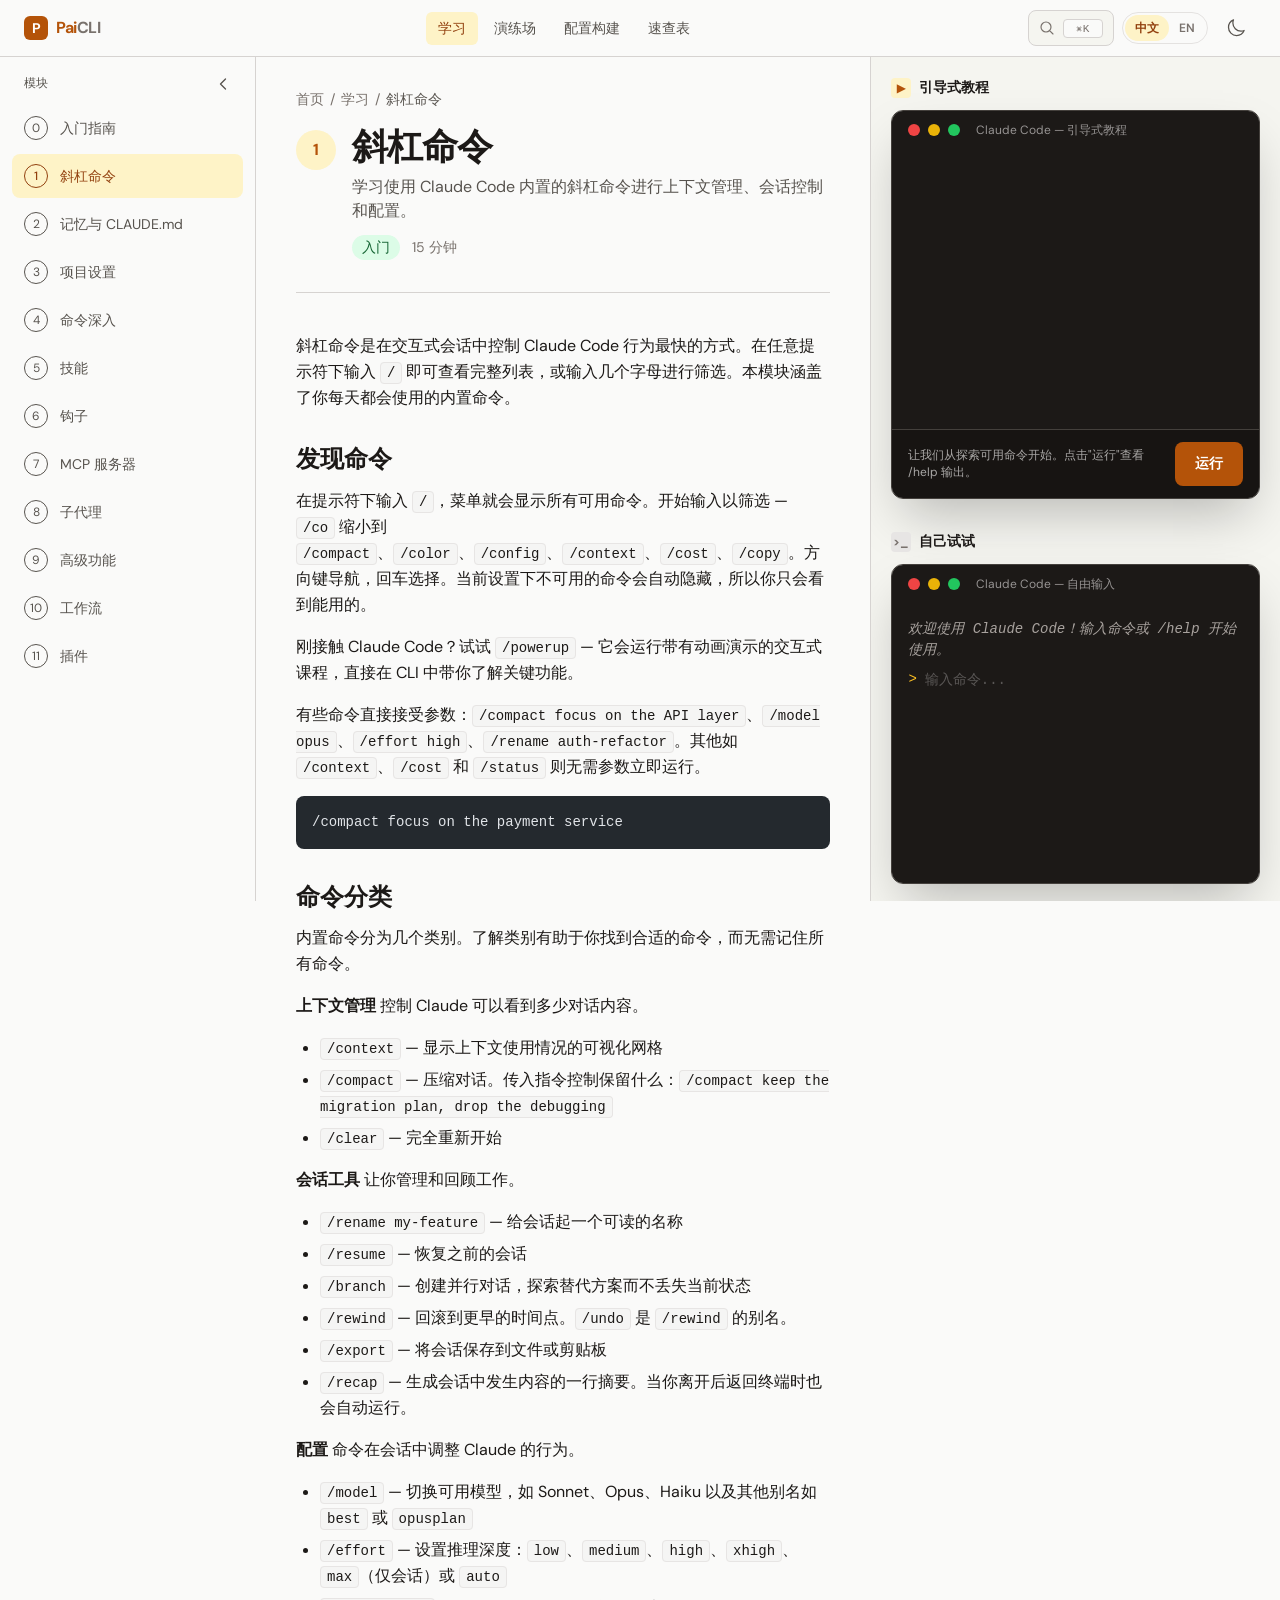
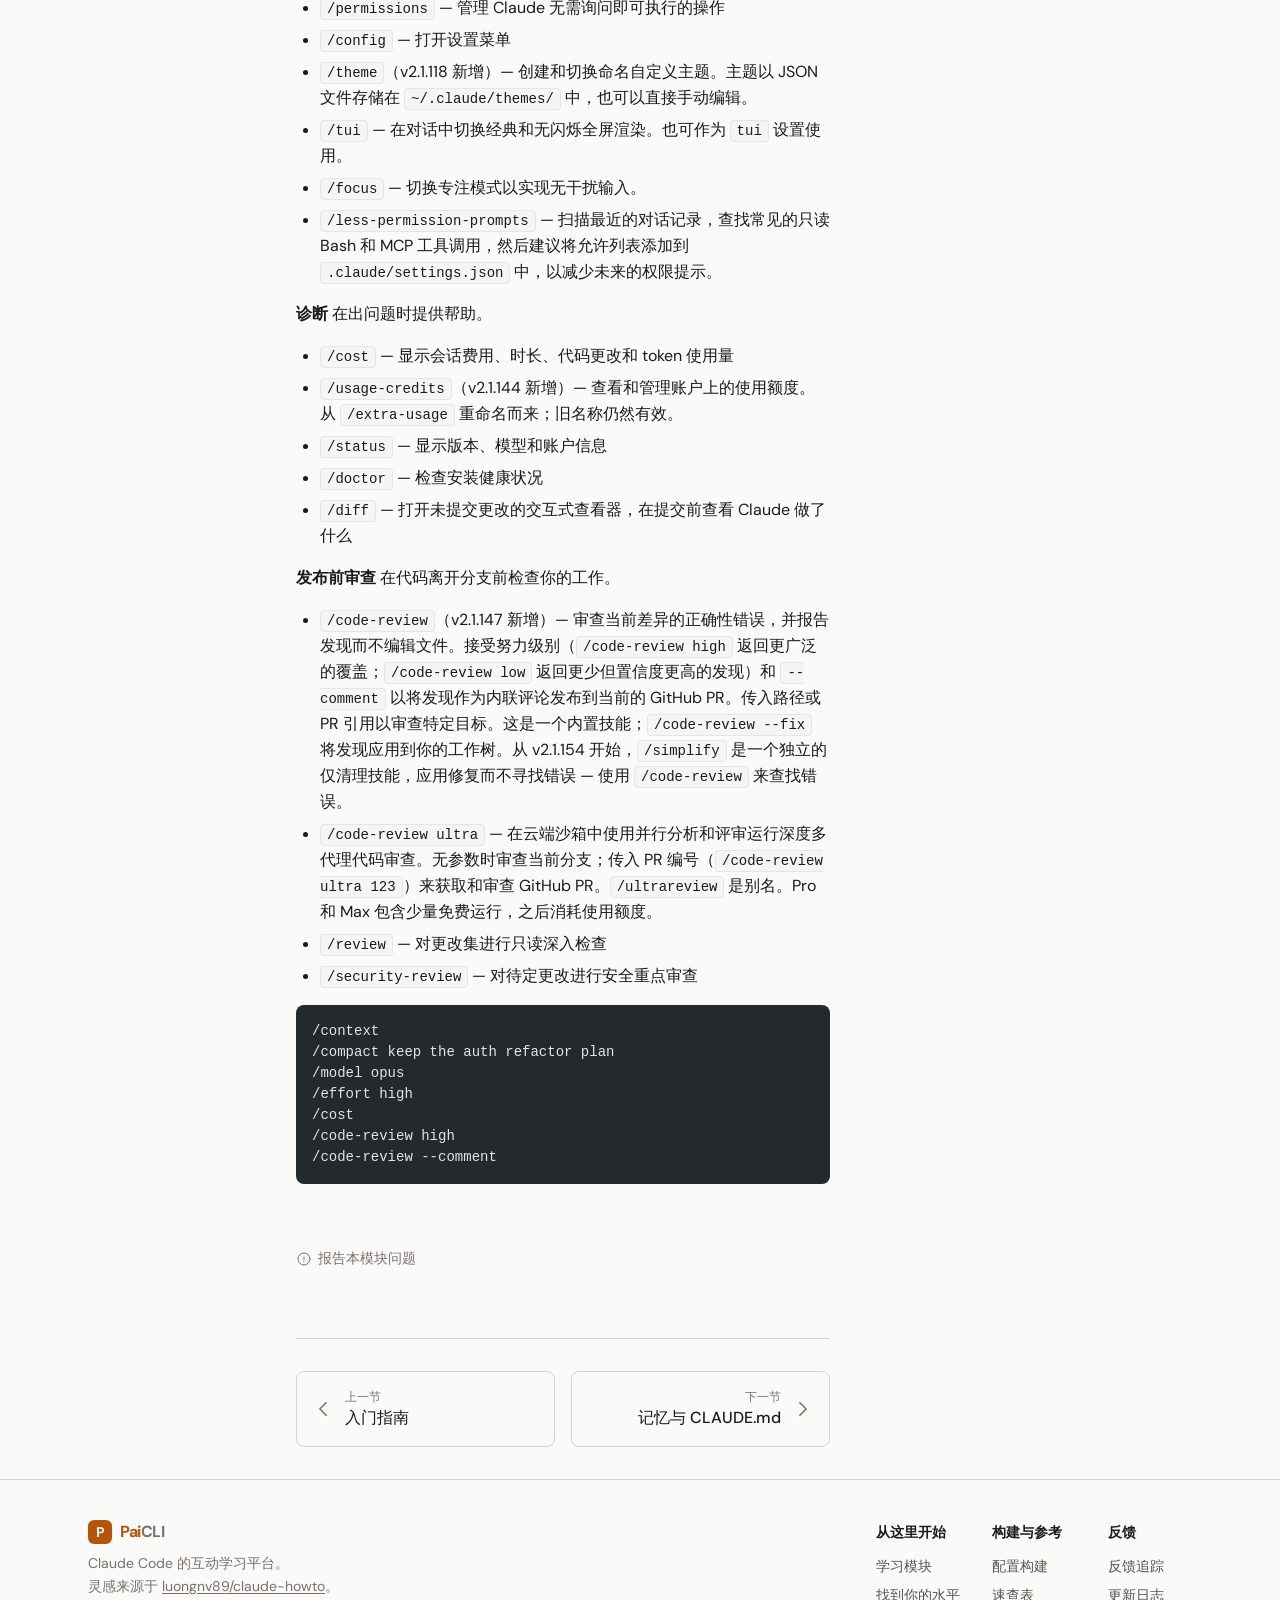
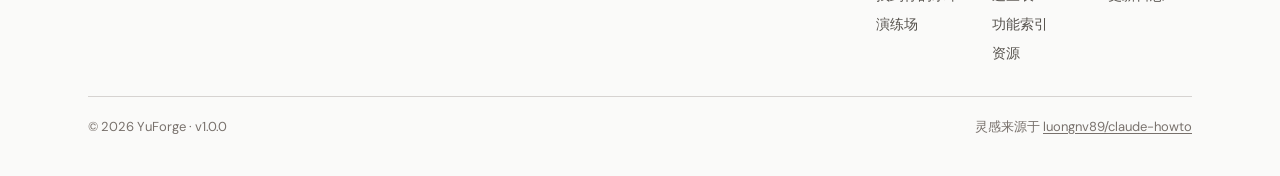
<file: demo-deepseek/index.html>
<!DOCTYPE html>
<html lang="zh-CN" dir="ltr">
<head>
<meta charset="utf-8">
<meta name="viewport" content="width=device-width, initial-scale=1">
<meta name="description" content="学习使用 Claude Code 内置的斜杠命令进行上下文管理、会话控制和配置。">
<title>斜杠命令 — YuForge 学习中心</title>

<!-- Fonts -->
<link rel="preconnect" href="https://fonts.googleapis.com">
<link rel="preconnect" href="https://fonts.gstatic.com" crossorigin>
<link href="https://fonts.googleapis.com/css2?family=DM+Sans:wght@400;500;600;700&family=Source+Serif+4:ital,opsz,wght@0,8..60,400;0,8..60,500;0,8..60,600;1,8..60,400&display=swap" rel="stylesheet">
<style>
@font-face {
  font-family: 'JetBrains Mono';
  src: url('https://claude.nagdy.me/fonts/JetBrainsMono-Regular.woff2') format('woff2');
  font-display: swap;
}

/* ===== CSS Variables (Light) ===== */
:root {
  --font-sans: "DM Sans", ui-sans-serif, system-ui, -apple-system, sans-serif;
  --font-serif: "Source Serif 4", Georgia, "Times New Roman", serif;
  --font-mono: "JetBrains Mono", ui-monospace, "Cascadia Code", "Fira Code", monospace;

  --color-brand: #b45309;
  --color-brand-hover: #92400e;
  --color-brand-light: #fbbf24;
  --color-brand-light-hover: #fcd34d;
  --color-brand-subtle: #fef3c7;
  --color-brand-subtle-dark: #451a03;

  --color-surface: #fafaf9;
  --color-surface-dark: #1c1917;
  --color-surface-elevated: #f5f5f0;
  --color-surface-elevated-dark: #292524;
  --color-surface-muted: #e7e5e4;
  --color-surface-muted-dark: #44403c;

  --color-terminal-bg: #1c1917;
  --color-terminal-text: #e7e5e4;
  --color-terminal-cursor: #fbbf24;
  --color-terminal-selection: #44403c;

  --color-success: #22c55e;
  --color-warning: #eab308;
  --color-error: #ef4444;

  --color-text-primary: #1c1917;
  --color-text-primary-dark: #fafaf9;
  --color-text-secondary: #57534e;
  --color-text-secondary-dark: #d6d3d1;
  --color-text-muted: #78716c;
  --color-text-muted-dark: #a8a29e;

  --color-border: #d6d3d1;
  --color-border-dark: #44403c;

  --color-green-100: #dcfce7;
  --color-green-800: #166534;
  --color-green-900: #14532d;
  --color-stone-100: #f5f5f4;
  --color-stone-200: #e7e5e4;
  --color-stone-300: #d6d3d1;
  --color-stone-400: #a8a29e;
  --color-stone-500: #78716c;
  --color-stone-600: #57534e;
  --color-stone-700: #44403c;
  --color-stone-800: #292524;
  --color-stone-900: #1c1917;
  --color-stone-950: #0c0a09;
  --color-white: #ffffff;
  --color-black: #000000;

  --spacing: 0.25rem;
  --radius-sm: 0.25rem;
  --radius-md: 0.375rem;
  --radius-lg: 0.5rem;
  --radius-xl: 0.75rem;
  --radius-2xl: 1rem;
}

/* ===== Dark Mode ===== */
html.dark {
  --color-surface: #1c1917;
  --color-surface-elevated: #292524;
  --color-surface-muted: #44403c;
  --color-text-primary: #fafaf9;
  --color-text-secondary: #d6d3d1;
  --color-text-muted: #a8a29e;
  --color-border: #44403c;
  --color-brand-subtle: #451a03;
  --color-white: #292524;
  --color-stone-100: #292524;
  --color-stone-200: #44403c;
  --color-stone-800: #1c1917;
  --color-stone-900: #0c0a09;
  --color-green-100: #14532d;
  --color-green-800: #4ade80;
}

/* ===== Base ===== */
*, *::before, *::after {
  box-sizing: border-box;
  margin: 0;
  padding: 0;
}

html {
  -webkit-text-size-adjust: 100%;
  line-height: 1.5;
  font-family: var(--font-sans);
}

body {
  min-height: 100vh;
  display: flex;
  flex-direction: column;
  background: var(--color-surface);
  color: var(--color-text-primary);
}

a { color: inherit; text-decoration: inherit; }
img, svg { vertical-align: middle; display: block; }

/* ===== Skip Link ===== */
.skip-link {
  position: absolute;
  left: -9999px;
  z-index: 999;
  padding: 8px 16px;
  background: var(--color-brand);
  color: white;
  font-size: 14px;
  border-radius: 0 0 var(--radius-md) 0;
}
.skip-link:focus { left: 0; }

/* ===== Header ===== */
.header {
  position: sticky;
  top: 0;
  z-index: 40;
  border-bottom: 1px solid var(--color-border);
  background: var(--color-surface);
  backdrop-filter: blur(8px);
}
html.dark .header {
  border-color: var(--color-border-dark);
  background: var(--color-surface-dark);
}
.header-inner {
  max-width: 90rem;
  margin: 0 auto;
  height: 3.5rem;
  display: flex;
  align-items: center;
  justify-content: space-between;
  padding: 0 1rem;
}
@media (min-width: 64rem) {
  .header-inner { padding: 0 1.5rem; }
}
.logo {
  display: flex;
  align-items: center;
  gap: 0.5rem;
  font-size: 1rem;
  font-weight: 700;
  letter-spacing: -0.025em;
  color: var(--color-text-primary);
}
.logo-icon {
  width: 24px;
  height: 24px;
  flex-shrink: 0;
  display: flex;
  align-items: center;
  justify-content: center;
  border-radius: 6px;
  background: var(--color-brand);
  color: white;
  font-size: 14px;
  font-weight: 700;
}
.logo-brand { color: var(--color-brand); }
html.dark .logo-brand { color: var(--color-brand-light); }
.logo-muted { color: var(--color-text-muted); }

/* Desktop nav */
.desktop-nav { display: none; }
@media (min-width: 64rem) {
  .desktop-nav { display: flex; align-items: center; gap: 0.25rem; }
}
.nav-link {
  border-radius: var(--radius-md);
  padding: 0.375rem 0.75rem;
  font-size: 0.875rem;
  font-weight: 500;
  transition: color 0.15s, background 0.15s;
  color: var(--color-text-secondary);
}
.nav-link:hover { color: var(--color-text-primary); }
.nav-link.active {
  background: var(--color-brand-subtle);
  color: var(--color-brand-hover);
}
html.dark .nav-link.active {
  background: var(--color-brand-subtle-dark);
  color: var(--color-brand-light);
}

/* Header right */
.header-right {
  display: flex;
  align-items: center;
  gap: 0.5rem;
}

.search-pill {
  display: none;
  height: 2.25rem;
  align-items: center;
  gap: 0.5rem;
  border-radius: var(--radius-lg);
  border: 1px solid var(--color-border);
  background: var(--color-surface-elevated);
  padding: 0 0.625rem;
  color: var(--color-text-muted);
  cursor: pointer;
  transition: border-color 0.15s, color 0.15s;
}
.search-pill:hover {
  border-color: rgba(180, 83, 9, 0.4);
  color: var(--color-text-secondary);
}
@media (min-width: 64rem) {
  .search-pill { display: inline-flex; }
}
.search-pill svg { width: 16px; height: 16px; }
.search-shortcut {
  display: inline-block;
  min-width: 2.5rem;
  border-radius: 4px;
  border: 1px solid var(--color-border);
  background: var(--color-surface);
  padding: 0.125rem 0.375rem;
  font-family: var(--font-mono);
  font-size: 11px;
  text-transform: uppercase;
  letter-spacing: 0.05em;
  text-align: center;
  color: var(--color-text-muted);
}
html.dark .search-shortcut {
  border-color: var(--color-border-dark);
  background: var(--color-surface-dark);
}

/* Icon button */
.icon-btn {
  display: flex;
  width: 2.5rem;
  height: 2.5rem;
  align-items: center;
  justify-content: center;
  border-radius: var(--radius-lg);
  color: var(--color-text-secondary);
  cursor: pointer;
  background: none;
  border: none;
  transition: background 0.15s, color 0.15s;
}
.icon-btn:hover {
  background: var(--color-surface-muted);
  color: var(--color-text-primary);
}
html.dark .icon-btn:hover {
  background: var(--color-surface-muted-dark);
}

/* Language switcher */
.lang-switcher {
  display: flex;
  align-items: center;
  border-radius: 999px;
  border: 1px solid rgba(214, 211, 209, 0.6);
  padding: 0.125rem;
}
html.dark .lang-switcher {
  border-color: rgba(68, 64, 60, 0.6);
}
.lang-link {
  border-radius: 999px;
  padding: 0.25rem 0.625rem;
  font-size: 0.75rem;
  font-weight: 600;
  transition: background 0.15s, color 0.15s;
  color: var(--color-text-muted);
  text-decoration: none;
}
.lang-link:hover { color: var(--color-text-primary); }
.lang-link.active {
  background: var(--color-brand-subtle);
  color: var(--color-brand-hover);
}
html.dark .lang-link.active {
  background: var(--color-brand-subtle-dark);
  color: var(--color-brand-light);
}

/* ===== Layout Grid ===== */
.layout-grid {
  flex: 1;
}
@media (min-width: 64rem) {
  .layout-grid {
    display: grid;
    grid-template-columns: 16rem 1fr;
  }
  .layout-grid.has-sidebar-right {
    grid-template-columns: 16rem 1fr;
  }
  .layout-grid .main-with-aside {
    display: grid;
    grid-template-columns: 3fr 2fr;
  }
}

/* ===== Sidebar ===== */
.desktop-sidebar {
  display: none;
}
@media (min-width: 64rem) {
  .desktop-sidebar {
    display: block;
    position: sticky;
    top: 3.5rem;
    height: calc(100vh - 3.5rem);
    overflow-y: auto;
    border-right: 1px solid var(--color-border);
  }
  html.dark .desktop-sidebar {
    border-color: var(--color-border-dark);
  }
}
.sidebar-inner {
  padding: 0.75rem;
}

/* Sidebar nav */
.sidebar-toggle {
  display: flex;
  width: 100%;
  align-items: center;
  justify-content: space-between;
  border-radius: var(--radius-lg);
  padding: 0.375rem 0.75rem;
  font-size: 0.75rem;
  font-weight: 500;
  color: var(--color-text-secondary);
  cursor: pointer;
  background: none;
  border: none;
  transition: background 0.15s, color 0.15s;
  margin-bottom: 0.5rem;
}
.sidebar-toggle:hover {
  background: var(--color-surface-muted);
  color: var(--color-text-primary);
}
html.dark .sidebar-toggle:hover {
  background: var(--color-surface-muted-dark);
}
.sidebar-chevron {
  width: 1rem;
  height: 1rem;
  transition: transform 0.15s;
}

.sidebar-nav-list {
  list-style: none;
  display: flex;
  flex-direction: column;
  gap: 0.25rem;
}
.sidebar-nav-link {
  display: flex;
  min-height: 44px;
  align-items: center;
  gap: 0.75rem;
  border-radius: var(--radius-lg);
  padding: 0.5rem 0.75rem;
  font-size: 0.875rem;
  color: var(--color-text-secondary);
  text-decoration: none;
  transition: background 0.15s, color 0.15s;
}
.sidebar-nav-link:hover {
  background: var(--color-surface-muted);
  color: var(--color-text-primary);
}
html.dark .sidebar-nav-link:hover {
  background: var(--color-surface-muted-dark);
}
.sidebar-nav-link.active {
  background: var(--color-brand-subtle);
  color: var(--color-brand-hover);
  font-weight: 500;
}
html.dark .sidebar-nav-link.active {
  background: var(--color-brand-subtle-dark);
  color: var(--color-brand-light);
}
.sidebar-number {
  display: flex;
  width: 1.5rem;
  height: 1.5rem;
  flex-shrink: 0;
  align-items: center;
  justify-content: center;
  border-radius: 50%;
  border: 1px solid currentColor;
  font-size: 0.75rem;
}
.sidebar-title {
  min-width: 0;
  overflow: hidden;
  text-overflow: ellipsis;
  white-space: nowrap;
}

/* ===== Main Content ===== */
.main-content {
  min-width: 0;
}
.main-inner {
  display: grid;
}
@media (min-width: 64rem) {
  .main-inner {
    grid-template-columns: 3fr 2fr;
  }
}

/* Prose column */
.prose-column {
  min-width: 0;
  padding: 1.5rem 1rem;
}
@media (min-width: 64rem) {
  .prose-column {
    padding: 2rem 2.5rem;
  }
}

/* Module header */
.module-header {
  margin-bottom: 2.5rem;
  border-bottom: 1px solid var(--color-border);
  padding-bottom: 2rem;
}
html.dark .module-header {
  border-color: var(--color-border-dark);
}
.breadcrumb {
  display: flex;
  align-items: center;
  gap: 0.375rem;
  margin-bottom: 1rem;
  font-size: 0.875rem;
  color: var(--color-text-muted);
}
.breadcrumb a { transition: color 0.15s; }
.breadcrumb a:hover { color: var(--color-brand-hover); }
html.dark .breadcrumb a:hover { color: var(--color-brand-light); }
.breadcrumb-current { color: var(--color-text-secondary); }

.module-title-row {
  display: flex;
  align-items: flex-start;
  gap: 1rem;
}
.module-number {
  margin-top: 0.25rem;
  display: flex;
  width: 2.5rem;
  height: 2.5rem;
  flex-shrink: 0;
  align-items: center;
  justify-content: center;
  border-radius: 50%;
  background: var(--color-brand-subtle);
  font-size: 1rem;
  font-weight: 700;
  color: var(--color-brand);
}
html.dark .module-number {
  background: var(--color-brand-subtle-dark);
  color: var(--color-brand-light);
}
.module-title {
  font-family: var(--font-serif);
  font-size: 1.875rem;
  font-weight: 700;
  letter-spacing: -0.025em;
  line-height: 1.15;
  color: var(--color-text-primary);
}
@media (min-width: 64rem) {
  .module-title { font-size: 2.25rem; }
}
.module-desc {
  margin-top: 0.5rem;
  max-width: 32rem;
  color: var(--color-text-secondary);
}
.module-meta {
  margin-top: 0.75rem;
  display: flex;
  flex-wrap: wrap;
  align-items: center;
  gap: 0.75rem;
  font-size: 0.875rem;
}
.badge {
  display: inline-block;
  border-radius: 999px;
  padding: 0.125rem 0.625rem;
  font-weight: 500;
  background: var(--color-green-100);
  color: var(--color-green-800);
}
.module-time {
  color: var(--color-text-muted);
}

/* ===== Prose ===== */
.prose {
  max-width: none;
  font-size: 1rem;
  line-height: 1.625;
  color: var(--color-text-primary);
}
.prose h2 {
  font-family: var(--font-serif);
  font-size: 1.5rem;
  font-weight: 600;
  line-height: 1.35;
  margin-top: 2rem;
  margin-bottom: 0.75rem;
  color: var(--color-text-primary);
}
.prose p {
  margin-bottom: 1rem;
}
.prose code {
  font-family: var(--font-mono);
  font-size: 0.875em;
  background: var(--color-stone-100);
  padding: 0.125rem 0.375rem;
  border-radius: 4px;
  border: 1px solid var(--color-stone-200);
  color: var(--color-text-primary);
}
html.dark .prose code {
  background: var(--color-stone-800);
  border-color: var(--color-stone-700);
}
.prose strong {
  font-weight: 600;
  color: var(--color-text-primary);
}
.prose ul {
  list-style: disc;
  padding-left: 1.5rem;
  margin-bottom: 1rem;
}
.prose li {
  margin-bottom: 0.375rem;
}
.prose a {
  color: var(--color-brand);
  text-decoration: underline;
  text-underline-offset: 2px;
  transition: color 0.15s;
}
.prose a:hover {
  color: var(--color-brand-hover);
}
html.dark .prose a {
  color: var(--color-brand-light);
}
html.dark .prose a:hover {
  color: var(--color-brand-light-hover);
}

/* Code block */
.code-block {
  overflow-x: auto;
  border-radius: var(--radius-lg);
  background: #24292e;
  color: #e1e4e8;
  margin-bottom: 1rem;
}
.code-block pre {
  padding: 1rem;
  font-family: var(--font-mono);
  font-size: 0.875rem;
  line-height: 1.5;
  overflow-x: auto;
}
.code-block code {
  background: none !important;
  border: none !important;
  padding: 0 !important;
  font-size: inherit !important;
  color: inherit !important;
}

/* ===== Right Panel (Sticky) ===== */
.right-panel {
  display: none;
}
@media (min-width: 64rem) {
  .right-panel {
    display: block;
    position: sticky;
    top: 3.5rem;
    height: calc(100vh - 3.5rem);
    overflow-y: auto;
    border-left: 1px solid var(--color-border);
    background: var(--color-surface-elevated);
  }
  html.dark .right-panel {
    border-color: var(--color-border-dark);
    background: var(--color-surface-elevated-dark);
  }
}
.right-panel-inner {
  padding: 1.25rem;
}
.right-panel-section {
  margin-bottom: 2rem;
}
.section-title {
  display: flex;
  align-items: center;
  gap: 0.5rem;
  margin-bottom: 0.75rem;
  font-size: 0.875rem;
  font-weight: 600;
  color: var(--color-text-primary);
}
.section-icon {
  display: flex;
  width: 1.25rem;
  height: 1.25rem;
  align-items: center;
  justify-content: center;
  border-radius: 4px;
  font-size: 0.75rem;
  font-weight: 700;
}
.section-icon.brand {
  background: var(--color-brand-subtle);
  color: var(--color-brand);
}
html.dark .section-icon.brand {
  background: var(--color-brand-subtle-dark);
  color: var(--color-brand-light);
}
.section-icon.muted {
  background: var(--color-surface-muted);
  color: var(--color-text-muted);
}
html.dark .section-icon.muted {
  background: var(--color-surface-muted-dark);
}

/* ===== Terminal Simulator ===== */
.terminal {
  overflow: hidden;
  border-radius: var(--radius-xl);
  border: 1px solid #44403c;
  box-shadow: 0 25px 50px -12px rgba(0,0,0,0.25);
}
.terminal-titlebar {
  display: flex;
  align-items: center;
  gap: 0.5rem;
  background: #1c1917;
  padding: 0.625rem 1rem;
}
.terminal-dot {
  width: 0.75rem;
  height: 0.75rem;
  border-radius: 50%;
}
.terminal-dot.red { background: #ef4444; }
.terminal-dot.yellow { background: #eab308; }
.terminal-dot.green { background: #22c55e; }
.terminal-label {
  margin-left: 0.5rem;
  font-size: 0.75rem;
  color: rgba(231, 229, 228, 0.6);
  font-family: var(--font-sans);
}
.terminal-body {
  background: #1c1917;
  padding: 1rem;
  font-family: var(--font-mono);
  font-size: 0.875rem;
  min-height: 280px;
  max-height: 480px;
  overflow-y: auto;
  color: #e7e5e4;
  line-height: 1.5;
}
.terminal-body .welcome {
  color: #a8a29e;
  font-style: italic;
  margin-bottom: 0.5rem;
}
.terminal-body .prompt-line {
  display: flex;
  align-items: center;
  gap: 0.5rem;
}
.terminal-body .prompt {
  color: var(--color-brand-light);
  flex-shrink: 0;
  user-select: none;
}
.terminal-input {
  flex: 1;
  background: transparent;
  border: none;
  outline: none;
  font-family: var(--font-mono);
  font-size: 1rem;
  color: #e7e5e4;
  caret-color: #fbbf24;
}
@media (min-width: 64rem) {
  .terminal-input { font-size: 0.875rem; }
}
.terminal-input::placeholder {
  color: rgba(231, 229, 228, 0.3);
}
.terminal-footer {
  display: flex;
  align-items: center;
  justify-content: space-between;
  border-top: 1px solid #44403c;
  background: #171412;
  padding: 0.75rem 1rem;
}
.terminal-desc {
  flex: 1;
  font-family: var(--font-sans);
  font-size: 0.75rem;
  color: rgba(231, 229, 228, 0.7);
  line-height: 1.4;
}
.terminal-btn {
  min-height: 44px;
  border-radius: var(--radius-lg);
  background: var(--color-brand);
  padding: 0.5rem 1.25rem;
  font-size: 0.875rem;
  font-weight: 600;
  color: white;
  border: none;
  cursor: pointer;
  white-space: nowrap;
  transition: background 0.15s;
}
.terminal-btn:hover {
  background: var(--color-brand-hover);
}

/* Guided step output */
.terminal-output {
  margin-bottom: 0.5rem;
  white-space: pre-wrap;
  font-family: var(--font-mono);
  font-size: 0.875rem;
  color: #e7e5e4;
  line-height: 1.5;
}

/* ===== Quiz ===== */
.quiz-card {
  border-radius: var(--radius-xl);
  border: 1px solid var(--color-stone-200);
  background: var(--color-white);
  padding: 1.5rem;
}
html.dark .quiz-card {
  border-color: var(--color-stone-700);
  background: rgba(41, 37, 36, 0.5);
}
.quiz-header {
  display: flex;
  align-items: center;
  justify-content: space-between;
  margin-bottom: 1rem;
  font-size: 0.75rem;
  color: var(--color-stone-500);
}
html.dark .quiz-header { color: var(--color-stone-400); }
.quiz-progress {
  height: 0.375rem;
  border-radius: 999px;
  background: var(--color-stone-100);
  margin-bottom: 1.5rem;
  overflow: hidden;
}
html.dark .quiz-progress { background: var(--color-stone-700); }
.quiz-progress-bar {
  height: 100%;
  border-radius: 999px;
  background: var(--color-brand);
  transition: width 0.3s;
}
.quiz-question {
  margin-bottom: 1rem;
  font-size: 1rem;
  font-weight: 500;
  color: var(--color-stone-900);
  line-height: 1.5;
}
html.dark .quiz-question { color: var(--color-stone-100); }
.quiz-options {
  display: flex;
  flex-direction: column;
  gap: 0.5rem;
}
.quiz-option {
  display: flex;
  width: 100%;
  align-items: flex-start;
  gap: 0.75rem;
  border-radius: var(--radius-lg);
  border: 1px solid var(--color-stone-200);
  padding: 0.75rem;
  font-size: 0.875rem;
  text-align: left;
  cursor: pointer;
  transition: border-color 0.15s;
  color: var(--color-stone-800);
  background: transparent;
}
html.dark .quiz-option {
  border-color: var(--color-stone-600);
  color: var(--color-stone-200);
}
.quiz-option:hover {
  border-color: var(--color-brand-light-hover);
}
html.dark .quiz-option:hover {
  border-color: var(--color-brand-hover);
}
.quiz-radio {
  margin-top: 0.125rem;
  display: flex;
  width: 1.25rem;
  height: 1.25rem;
  flex-shrink: 0;
  align-items: center;
  justify-content: center;
  border-radius: 50%;
  border: 2px solid var(--color-stone-300);
}
html.dark .quiz-radio {
  border-color: var(--color-stone-600);
}

/* ===== Templates ===== */
.template-card {
  border-radius: var(--radius-xl);
  border: 1px solid var(--color-border);
  background: var(--color-white);
  padding: 1rem;
  box-shadow: 0 1px 3px rgba(0,0,0,0.05);
  margin-bottom: 1.5rem;
}
html.dark .template-card {
  border-color: var(--color-border-dark);
  background: var(--color-stone-800);
}
.template-header {
  display: flex;
  flex-direction: column;
  gap: 0.5rem;
  margin-bottom: 0.75rem;
}
@media (min-width: 40rem) {
  .template-header {
    flex-direction: row;
    align-items: flex-start;
    justify-content: space-between;
  }
}
.template-name {
  font-size: 1rem;
  font-weight: 600;
  color: var(--color-text-primary);
}
.template-desc {
  margin-top: 0.25rem;
  font-size: 0.875rem;
  color: var(--color-text-secondary);
}
.template-lang {
  display: inline-block;
  border-radius: 4px;
  background: var(--color-stone-100);
  padding: 0.125rem 0.375rem;
  font-family: var(--font-mono);
  font-size: 0.75rem;
  color: var(--color-stone-600);
  white-space: nowrap;
  flex-shrink: 0;
}
html.dark .template-lang {
  background: var(--color-stone-800);
  color: var(--color-stone-300);
}
.template-code-wrap {
  position: relative;
  overflow-x: auto;
  border-radius: var(--radius-lg);
  border: 1px solid var(--color-stone-700);
  background: var(--color-stone-900);
}
.template-code {
  padding: 1rem 2.5rem 1rem 1rem;
  font-family: var(--font-mono);
  font-size: 0.875rem;
  color: var(--color-stone-100);
  line-height: 1.5;
  white-space: pre-wrap;
}
.copy-btn {
  position: absolute;
  top: 0.5rem;
  right: 0.5rem;
  display: inline-flex;
  align-items: center;
  border-radius: var(--radius-md);
  padding: 0.375rem;
  opacity: 0.6;
  cursor: pointer;
  color: var(--color-stone-400);
  background: transparent;
  border: none;
  transition: opacity 0.15s, color 0.15s;
}
.copy-btn:hover {
  opacity: 1;
  color: var(--color-stone-100);
}
.copy-btn svg { width: 1rem; height: 1rem; }
.share-btn {
  display: inline-flex;
  align-items: center;
  gap: 0.25rem;
  margin-top: 0.25rem;
  font-size: 0.875rem;
  color: var(--color-text-muted);
  cursor: pointer;
  background: none;
  border: none;
  transition: color 0.15s;
}
.share-btn:hover { color: var(--color-brand); }
.share-btn svg { width: 0.875rem; height: 0.875rem; }
html.dark .share-btn:hover { color: var(--color-brand-light); }

/* ===== Report Link ===== */
.report-link {
  display: inline-flex;
  align-items: center;
  gap: 0.375rem;
  margin-top: 3rem;
  font-size: 0.875rem;
  color: var(--color-text-muted);
  text-decoration: none;
  transition: color 0.15s;
}
.report-link:hover { color: var(--color-brand); }
.report-link svg { width: 1rem; height: 1rem; }
html.dark .report-link:hover { color: var(--color-brand-light); }

/* ===== Prev/Next Nav ===== */
.module-nav {
  margin-top: 4rem;
  display: grid;
  gap: 1rem;
  border-top: 1px solid var(--color-border);
  padding-top: 2rem;
  grid-template-columns: 1fr 1fr;
}
html.dark .module-nav {
  border-color: var(--color-border-dark);
}
.module-nav-link {
  display: flex;
  align-items: center;
  gap: 0.75rem;
  border-radius: var(--radius-lg);
  border: 1px solid var(--color-border);
  padding: 1rem;
  text-decoration: none;
  transition: border-color 0.15s, background 0.15s;
}
.module-nav-link:hover {
  border-color: var(--color-brand);
  background: rgba(254, 243, 199, 0.3);
}
html.dark .module-nav-link {
  border-color: var(--color-border-dark);
}
html.dark .module-nav-link:hover {
  border-color: var(--color-brand-light);
  background: rgba(69, 26, 3, 0.3);
}
.module-nav-link.next {
  justify-content: flex-end;
  text-align: right;
}
.module-nav-label {
  display: block;
  font-size: 0.75rem;
  color: var(--color-text-muted);
}
.module-nav-text {
  font-weight: 500;
  color: var(--color-text-primary);
  transition: color 0.15s;
}
.module-nav-link:hover .module-nav-text {
  color: var(--color-brand-hover);
}
html.dark .module-nav-link:hover .module-nav-text {
  color: var(--color-brand-light);
}
.module-nav-arrow {
  width: 1.25rem;
  height: 1.25rem;
  flex-shrink: 0;
  color: var(--color-text-muted);
  transition: transform 0.15s;
}
.module-nav-link:hover .module-nav-arrow.prev {
  transform: translateX(-0.125rem);
}
.module-nav-link:hover .module-nav-arrow.next {
  transform: translateX(0.125rem);
}

/* ===== Footer ===== */
.footer {
  border-top: 1px solid var(--color-border);
}
html.dark .footer {
  border-color: var(--color-border-dark);
}
.footer-inner {
  max-width: 72rem;
  margin: 0 auto;
  padding: 2.5rem 1rem;
}
@media (min-width: 64rem) {
  .footer-inner { padding: 2.5rem 1.5rem; }
}
.footer-top {
  display: flex;
  flex-direction: column;
  gap: 2rem;
}
@media (min-width: 64rem) {
  .footer-top {
    flex-direction: row;
    align-items: flex-start;
    justify-content: space-between;
  }
}
.footer-brand {
  max-width: 20rem;
}
.footer-brand-text {
  margin-top: 0.5rem;
  font-size: 0.875rem;
  line-height: 1.625;
  color: var(--color-text-muted);
}
.footer-nav {
  display: grid;
  gap: 2rem;
  grid-template-columns: repeat(2, 1fr);
}
@media (min-width: 64rem) {
  .footer-nav {
    grid-template-columns: repeat(3, 1fr);
  }
}
.footer-nav-section-title {
  font-size: 0.875rem;
  font-weight: 600;
  color: var(--color-text-primary);
}
.footer-nav-list {
  list-style: none;
  margin-top: 0.75rem;
  display: flex;
  flex-direction: column;
  gap: 0.5rem;
  font-size: 0.875rem;
  color: var(--color-text-secondary);
}
.footer-nav-list a {
  transition: color 0.15s;
  text-decoration: none;
}
.footer-nav-list a:hover { color: var(--color-brand); }
html.dark .footer-nav-list a:hover { color: var(--color-brand-light); }
.footer-bottom {
  margin-top: 2rem;
  display: flex;
  flex-direction: column;
  gap: 0.25rem;
  border-top: 1px solid var(--color-border);
  padding-top: 1.25rem;
  font-size: 13px;
  color: var(--color-text-muted);
}
@media (min-width: 64rem) {
  .footer-bottom {
    flex-direction: row;
    align-items: center;
    justify-content: space-between;
  }
}
html.dark .footer-bottom {
  border-color: var(--color-border-dark);
}
.footer-bottom a {
  text-decoration: underline;
  text-underline-offset: 2px;
  transition: color 0.15s;
}
.footer-bottom a:hover { color: var(--color-brand); }
html.dark .footer-bottom a:hover { color: var(--color-brand-light); }

/* ===== Mobile ===== */
.mobile-only { display: block; }
@media (min-width: 64rem) {
  .mobile-only { display: none !important; }
}
.desktop-only { display: none; }
@media (min-width: 64rem) {
  .desktop-only { display: block; }
}

/* ===== Dark mode toggle icons ===== */
.sun-icon { display: none; }
.dark .sun-icon { display: block; }
.dark .moon-icon { display: none; }
.moon-icon { display: block; }

/* ===== Responsive tweaks ===== */
@media (max-width: 63.999rem) {
  .main-inner { display: block; }
  .prose-column { padding: 1.5rem 1rem; }
}
</style>
</head>
<body>

<!-- Skip link -->
<a href="#main-content" class="skip-link">跳到主要内容</a>

<!-- ===== Header ===== -->
<header class="header" aria-label="网站页眉">
  <div class="header-inner">
    <a href="/" class="logo">
      <span class="logo-icon">P</span>
      <span><span class="logo-brand">Pai</span><span class="logo-muted">CLI</span></span>
    </a>

    <nav class="desktop-nav" aria-label="主导航">
      <a href="/learn" class="nav-link active">学习</a>
      <a href="/playground" class="nav-link">演练场</a>
      <a href="/build" class="nav-link">配置构建</a>
      <a href="/reference" class="nav-link">速查表</a>
    </nav>

    <div class="header-right">
      <button class="search-pill" aria-label="搜索 (⌘K)">
        <svg fill="none" viewBox="0 0 24 24" stroke-width="1.75" stroke="currentColor">
          <path stroke-linecap="round" stroke-linejoin="round" d="M21 21l-4.35-4.35M10.5 18a7.5 7.5 0 100-15 7.5 7.5 0 000 15z"/>
        </svg>
        <span class="search-shortcut">⌘K</span>
      </button>

      <nav class="lang-switcher" aria-label="语言">
        <span class="lang-link active">中文</span>
        <a href="#" class="lang-link">EN</a>
      </nav>

      <button id="darkModeToggle" class="icon-btn" aria-label="切换深色模式">
        <svg class="sun-icon" fill="none" viewBox="0 0 24 24" stroke-width="1.5" stroke="currentColor" width="20" height="20">
          <path stroke-linecap="round" stroke-linejoin="round" d="M12 3v2.25m6.364.386l-1.591 1.591M21 12h-2.25m-.386 6.364l-1.591-1.591M12 18.75V21m-4.773-4.227l-1.591 1.591M5.25 12H3m4.227-4.773L5.636 5.636M15.75 12a3.75 3.75 0 11-7.5 0 3.75 3.75 0 017.5 0z"/>
        </svg>
        <svg class="moon-icon" fill="none" viewBox="0 0 24 24" stroke-width="1.5" stroke="currentColor" width="20" height="20">
          <path stroke-linecap="round" stroke-linejoin="round" d="M21.752 15.002A9.718 9.718 0 0118 15.75c-5.385 0-9.75-4.365-9.75-9.75 0-1.33.266-2.597.748-3.752A9.753 9.753 0 003 11.25C3 16.635 7.365 21 12.75 21a9.753 9.753 0 009.002-5.998z"/>
        </svg>
      </button>

      <button id="mobileMenuToggle" class="icon-btn mobile-only" aria-label="打开导航菜单" aria-expanded="false">
        <svg fill="none" viewBox="0 0 24 24" stroke-width="1.5" stroke="currentColor" width="20" height="20">
          <path stroke-linecap="round" stroke-linejoin="round" d="M3.75 6.75h16.5M3.75 12h16.5m-16.5 5.25h16.5"/>
        </svg>
      </button>
    </div>
  </div>
</header>

<!-- ===== Layout ===== -->
<div class="layout-grid" id="layoutGrid">
  <!-- Desktop Sidebar -->
  <aside class="desktop-sidebar" id="desktopSidebar">
    <nav class="sidebar-inner" aria-label="模块导航">
      <div>
        <button class="sidebar-toggle" id="sidebarCollapseToggle" aria-label="切换侧边栏">
          <span>模块</span>
          <svg class="sidebar-chevron" fill="none" viewBox="0 0 24 24" stroke-width="2" stroke="currentColor">
            <path stroke-linecap="round" stroke-linejoin="round" d="M15.75 19.5L8.25 12l7.5-7.5"/>
          </svg>
        </button>
        <ul class="sidebar-nav-list">
          <li><a href="#" class="sidebar-nav-link"><span class="sidebar-number">0</span><span class="sidebar-title">入门指南</span></a></li>
          <li><a href="#" class="sidebar-nav-link active"><span class="sidebar-number">1</span><span class="sidebar-title">斜杠命令</span></a></li>
          <li><a href="#" class="sidebar-nav-link"><span class="sidebar-number">2</span><span class="sidebar-title">记忆与 CLAUDE.md</span></a></li>
          <li><a href="#" class="sidebar-nav-link"><span class="sidebar-number">3</span><span class="sidebar-title">项目设置</span></a></li>
          <li><a href="#" class="sidebar-nav-link"><span class="sidebar-number">4</span><span class="sidebar-title">命令深入</span></a></li>
          <li><a href="#" class="sidebar-nav-link"><span class="sidebar-number">5</span><span class="sidebar-title">技能</span></a></li>
          <li><a href="#" class="sidebar-nav-link"><span class="sidebar-number">6</span><span class="sidebar-title">钩子</span></a></li>
          <li><a href="#" class="sidebar-nav-link"><span class="sidebar-number">7</span><span class="sidebar-title">MCP 服务器</span></a></li>
          <li><a href="#" class="sidebar-nav-link"><span class="sidebar-number">8</span><span class="sidebar-title">子代理</span></a></li>
          <li><a href="#" class="sidebar-nav-link"><span class="sidebar-number">9</span><span class="sidebar-title">高级功能</span></a></li>
          <li><a href="#" class="sidebar-nav-link"><span class="sidebar-number">10</span><span class="sidebar-title">工作流</span></a></li>
          <li><a href="#" class="sidebar-nav-link"><span class="sidebar-number">11</span><span class="sidebar-title">插件</span></a></li>
        </ul>
      </div>
    </nav>
  </aside>

  <!-- Main Content -->
  <main class="main-content" id="main-content" tabindex="-1">
    <div class="main-inner">
      <!-- Prose Column -->
      <div class="prose-column">
        <!-- Module header -->
        <div class="module-header">
          <nav class="breadcrumb" aria-label="面包屑导航">
            <a href="/">首页</a>
            <span aria-hidden="true">/</span>
            <a href="/learn">学习</a>
            <span aria-hidden="true">/</span>
            <span class="breadcrumb-current" aria-current="page">斜杠命令</span>
          </nav>
          <div class="module-title-row">
            <span class="module-number">1</span>
            <div>
              <h1 class="module-title">斜杠命令</h1>
              <p class="module-desc">学习使用 Claude Code 内置的斜杠命令进行上下文管理、会话控制和配置。</p>
              <div class="module-meta">
                <span class="badge">入门</span>
                <span class="module-time">15 分钟</span>
              </div>
            </div>
          </div>
        </div>

        <!-- Prose content -->
        <article class="prose">
          <p>斜杠命令是在交互式会话中控制 Claude Code 行为最快的方式。在任意提示符下输入 <code>/</code> 即可查看完整列表，或输入几个字母进行筛选。本模块涵盖了你每天都会使用的内置命令。</p>

          <h2 id="discovering-commands">发现命令</h2>
          <p>在提示符下输入 <code>/</code>，菜单就会显示所有可用命令。开始输入以筛选 — <code>/co</code> 缩小到 <code>/compact</code>、<code>/color</code>、<code>/config</code>、<code>/context</code>、<code>/cost</code>、<code>/copy</code>。方向键导航，回车选择。当前设置下不可用的命令会自动隐藏，所以你只会看到能用的。</p>
          <p>刚接触 Claude Code？试试 <code>/powerup</code> — 它会运行带有动画演示的交互式课程，直接在 CLI 中带你了解关键功能。</p>
          <p>有些命令直接接受参数：<code>/compact focus on the API layer</code>、<code>/model opus</code>、<code>/effort high</code>、<code>/rename auth-refactor</code>。其他如 <code>/context</code>、<code>/cost</code> 和 <code>/status</code> 则无需参数立即运行。</p>

          <div class="code-block">
            <pre><code><span>/compact focus on the payment service</span></code></pre>
          </div>

          <h2 id="command-categories">命令分类</h2>
          <p>内置命令分为几个类别。了解类别有助于你找到合适的命令，而无需记住所有命令。</p>

          <p><strong>上下文管理</strong> 控制 Claude 可以看到多少对话内容。</p>
          <ul>
            <li><code>/context</code> — 显示上下文使用情况的可视化网格</li>
            <li><code>/compact</code> — 压缩对话。传入指令控制保留什么：<code>/compact keep the migration plan, drop the debugging</code></li>
            <li><code>/clear</code> — 完全重新开始</li>
          </ul>

          <p><strong>会话工具</strong> 让你管理和回顾工作。</p>
          <ul>
            <li><code>/rename my-feature</code> — 给会话起一个可读的名称</li>
            <li><code>/resume</code> — 恢复之前的会话</li>
            <li><code>/branch</code> — 创建并行对话，探索替代方案而不丢失当前状态</li>
            <li><code>/rewind</code> — 回滚到更早的时间点。<code>/undo</code> 是 <code>/rewind</code> 的别名。</li>
            <li><code>/export</code> — 将会话保存到文件或剪贴板</li>
            <li><code>/recap</code> — 生成会话中发生内容的一行摘要。当你离开后返回终端时也会自动运行。</li>
          </ul>

          <p><strong>配置</strong> 命令在会话中调整 Claude 的行为。</p>
          <ul>
            <li><code>/model</code> — 切换可用模型，如 Sonnet、Opus、Haiku 以及其他别名如 <code>best</code> 或 <code>opusplan</code></li>
            <li><code>/effort</code> — 设置推理深度：<code>low</code>、<code>medium</code>、<code>high</code>、<code>xhigh</code>、<code>max</code>（仅会话）或 <code>auto</code></li>
            <li><code>/permissions</code> — 管理 Claude 无需询问即可执行的操作</li>
            <li><code>/config</code> — 打开设置菜单</li>
            <li><code>/theme</code>（v2.1.118 新增）— 创建和切换命名自定义主题。主题以 JSON 文件存储在 <code>~/.claude/themes/</code> 中，也可以直接手动编辑。</li>
            <li><code>/tui</code> — 在对话中切换经典和无闪烁全屏渲染。也可作为 <code>tui</code> 设置使用。</li>
            <li><code>/focus</code> — 切换专注模式以实现无干扰输入。</li>
            <li><code>/less-permission-prompts</code> — 扫描最近的对话记录，查找常见的只读 Bash 和 MCP 工具调用，然后建议将允许列表添加到 <code>.claude/settings.json</code> 中，以减少未来的权限提示。</li>
          </ul>

          <p><strong>诊断</strong> 在出问题时提供帮助。</p>
          <ul>
            <li><code>/cost</code> — 显示会话费用、时长、代码更改和 token 使用量</li>
            <li><code>/usage-credits</code>（v2.1.144 新增）— 查看和管理账户上的使用额度。从 <code>/extra-usage</code> 重命名而来；旧名称仍然有效。</li>
            <li><code>/status</code> — 显示版本、模型和账户信息</li>
            <li><code>/doctor</code> — 检查安装健康状况</li>
            <li><code>/diff</code> — 打开未提交更改的交互式查看器，在提交前查看 Claude 做了什么</li>
          </ul>

          <p><strong>发布前审查</strong> 在代码离开分支前检查你的工作。</p>
          <ul>
            <li><code>/code-review</code>（v2.1.147 新增）— 审查当前差异的正确性错误，并报告发现而不编辑文件。接受努力级别（<code>/code-review high</code> 返回更广泛的覆盖；<code>/code-review low</code> 返回更少但置信度更高的发现）和 <code>--comment</code> 以将发现作为内联评论发布到当前的 GitHub PR。传入路径或 PR 引用以审查特定目标。这是一个内置技能；<code>/code-review --fix</code> 将发现应用到你的工作树。从 v2.1.154 开始，<code>/simplify</code> 是一个独立的仅清理技能，应用修复而不寻找错误 — 使用 <code>/code-review</code> 来查找错误。</li>
            <li><code>/code-review ultra</code> — 在云端沙箱中使用并行分析和评审运行深度多代理代码审查。无参数时审查当前分支；传入 PR 编号（<code>/code-review ultra 123</code>）来获取和审查 GitHub PR。<code>/ultrareview</code> 是别名。Pro 和 Max 包含少量免费运行，之后消耗使用额度。</li>
            <li><code>/review</code> — 对更改集进行只读深入检查</li>
            <li><code>/security-review</code> — 对待定更改进行安全重点审查</li>
          </ul>

          <div class="code-block">
            <pre><code><span>/context</span>
<span>/compact keep the auth refactor plan</span>
<span>/model opus</span>
<span>/effort high</span>
<span>/cost</span>
<span>/code-review high</span>
<span>/code-review --comment</span></code></pre>
          </div>
        </article>

        <!-- Report link -->
        <a href="#" class="report-link">
          <svg fill="none" viewBox="0 0 24 24" stroke-width="1.5" stroke="currentColor">
            <path stroke-linecap="round" stroke-linejoin="round" d="M12 9v3.75m9-.75a9 9 0 1 1-18 0 9 9 0 0 1 18 0Zm-9 3.75h.008v.008H12v-.008Z"/>
          </svg>
          报告本模块问题
        </a>

        <!-- Prev / Next -->
        <nav class="module-nav" aria-label="模块导航">
          <a href="#" class="module-nav-link">
            <svg class="module-nav-arrow prev" fill="none" viewBox="0 0 24 24" stroke-width="2" stroke="currentColor">
              <path stroke-linecap="round" stroke-linejoin="round" d="M15.75 19.5L8.25 12l7.5-7.5"/>
            </svg>
            <div>
              <span class="module-nav-label">上一节</span>
              <span class="module-nav-text">入门指南</span>
            </div>
          </a>
          <a href="#" class="module-nav-link next">
            <div>
              <span class="module-nav-label">下一节</span>
              <span class="module-nav-text">记忆与 CLAUDE.md</span>
            </div>
            <svg class="module-nav-arrow next" fill="none" viewBox="0 0 24 24" stroke-width="2" stroke="currentColor">
              <path stroke-linecap="round" stroke-linejoin="round" d="M8.25 4.5l7.5 7.5-7.5 7.5"/>
            </svg>
          </a>
        </nav>
      </div>

      <!-- Right Panel (Desktop only) -->
      <aside class="right-panel" aria-label="互动面板">
        <div class="right-panel-inner">
          <div class="right-panel-section">
            <h3 class="section-title">
              <span class="section-icon brand">▶</span>
              引导式教程
            </h3>
            <!-- Terminal: Guided -->
            <div class="terminal" role="application" aria-label="斜杠命令引导式教程">
              <div class="terminal-titlebar">
                <span class="terminal-dot red"></span>
                <span class="terminal-dot yellow"></span>
                <span class="terminal-dot green"></span>
                <span class="terminal-label">Claude Code — 引导式教程</span>
              </div>
              <div class="terminal-body" id="guidedTerminalBody">
                <div class="terminal-output" id="guidedOutput"></div>
              </div>
              <div class="terminal-footer">
                <p class="terminal-desc" id="guidedDesc">让我们从探索可用命令开始。点击"运行"查看 /help 输出。</p>
                <button class="terminal-btn" id="guidedRunBtn">运行</button>
              </div>
            </div>
          </div>

          <div class="right-panel-section">
            <h3 class="section-title">
              <span class="section-icon muted">&gt;_</span>
              自己试试
            </h3>
            <!-- Terminal: Free Type -->
            <div class="terminal" role="application" aria-label="斜杠命令自由输入终端">
              <div class="terminal-titlebar">
                <span class="terminal-dot red"></span>
                <span class="terminal-dot yellow"></span>
                <span class="terminal-dot green"></span>
                <span class="terminal-label">Claude Code — 自由输入</span>
              </div>
              <div class="terminal-body">
                <div class="welcome">欢迎使用 Claude Code！输入命令或 /help 开始使用。</div>
                <div id="freeTypeOutput"></div>
                <div class="prompt-line" style="margin-top:0.5rem;">
                  <span class="prompt">&gt;</span>
                  <input type="text" class="terminal-input" id="freeTypeInput" placeholder="输入命令..." aria-label="终端命令输入" autocomplete="off" spellcheck="false">
                </div>
              </div>
            </div>
          </div>

          <div class="right-panel-section">
            <h3 class="section-title">
              <span class="section-icon brand">?</span>
              检查你的理解
            </h3>
            <div class="quiz-card" id="quizCard">
              <div class="quiz-header">
                <span id="quizCounter">第 1 题，共 7 题</span>
                <span id="quizPercent">0%</span>
              </div>
              <div class="quiz-progress">
                <div class="quiz-progress-bar" id="quizProgressBar" style="width:0%"></div>
              </div>
              <p class="quiz-question" id="quizQuestion">当你在 Claude Code 中运行 /compact 时会发生什么？</p>
              <div class="quiz-options" id="quizOptions" role="radiogroup"></div>
              <div id="quizResult" style="margin-top: 1rem;"></div>
            </div>
          </div>

          <div class="right-panel-section">
            <section aria-label="斜杠命令模板">
              <h3 class="section-title" style="font-size:1rem;margin-bottom:1rem;">斜杠命令模板</h3>

              <!-- Template 1 -->
              <div class="template-card">
                <div class="template-header">
                  <div>
                    <h4 class="template-name">专注与检查工作流</h4>
                    <p class="template-desc">在开始实施之前，用于引导 Claude 了解仓库的斜杠命令序列。</p>
                  </div>
                  <span class="template-lang">markdown</span>
                </div>
                <div class="template-code-wrap" aria-label="专注与检查工作流模板代码">
                  <button class="copy-btn" aria-label="复制专注与检查工作流模板" onclick="navigator.clipboard?.writeText('/context\nRead `README.md`, `CLAUDE.md`, and `package.json`, then summarize the project conventions before making changes.\n')">
                    <svg fill="none" viewBox="0 0 24 24" stroke-width="2" stroke="currentColor">
                      <path stroke-linecap="round" stroke-linejoin="round" d="M15.666 3.888A2.25 2.25 0 0013.5 2.25h-3c-1.03 0-1.9.693-2.166 1.638m7.332 0c.055.194.084.4.084.612v0a.75.75 0 01-.75.75H9.75a.75.75 0 01-.75-.75v0c0-.212.03-.418.084-.612m7.332 0c.646.049 1.288.11 1.927.184 1.1.128 1.907 1.077 1.907 2.185V19.5a2.25 2.25 0 01-2.25 2.25H6.75A2.25 2.25 0 014.5 19.5V6.257c0-1.108.806-2.057 1.907-2.185a48.208 48.208 0 011.927-.184"/>
                    </svg>
                  </button>
                  <div class="template-code">/context
Read `README.md`, `CLAUDE.md`, and `package.json`, then summarize the project conventions before making changes.
</div>
                </div>
                <button class="share-btn" aria-label="分享专注与检查工作流">
                  <svg fill="none" viewBox="0 0 24 24" stroke-width="2" stroke="currentColor">
                    <path stroke-linecap="round" stroke-linejoin="round" d="M13.19 8.688a4.5 4.5 0 011.242 7.244l-4.5 4.5a4.5 4.5 0 01-6.364-6.364l1.757-1.757m9.86-2.282a4.5 4.5 0 00-1.242-7.244l-4.5-4.5a4.5 4.5 0 00-6.364 6.364L4.258 8.07"/>
                  </svg>
                  分享
                </button>
              </div>

              <!-- Template 2 -->
              <div class="template-card">
                <div class="template-header">
                  <div>
                    <h4 class="template-name">任务间上下文重置</h4>
                    <p class="template-desc">完成任务后压缩上下文，以便以干净的状态开始下一个任务。</p>
                  </div>
                  <span class="template-lang">markdown</span>
                </div>
                <div class="template-code-wrap" aria-label="任务间上下文重置模板代码">
                  <button class="copy-btn" aria-label="复制任务间上下文重置模板" onclick="navigator.clipboard?.writeText('/compact summarize what was completed and preserve any open questions, then drop implementation details\n')">
                    <svg fill="none" viewBox="0 0 24 24" stroke-width="2" stroke="currentColor">
                      <path stroke-linecap="round" stroke-linejoin="round" d="M15.666 3.888A2.25 2.25 0 0013.5 2.25h-3c-1.03 0-1.9.693-2.166 1.638m7.332 0c.055.194.084.4.084.612v0a.75.75 0 01-.75.75H9.75a.75.75 0 01-.75-.75v0c0-.212.03-.418.084-.612m7.332 0c.646.049 1.288.11 1.927.184 1.1.128 1.907 1.077 1.907 2.185V19.5a2.25 2.25 0 01-2.25 2.25H6.75A2.25 2.25 0 014.5 19.5V6.257c0-1.108.806-2.057 1.907-2.185a48.208 48.208 0 011.927-.184"/>
                    </svg>
                  </button>
                  <div class="template-code">/compact summarize what was completed and preserve any open questions, then drop implementation details
</div>
                </div>
                <button class="share-btn" aria-label="分享任务间上下文重置">
                  <svg fill="none" viewBox="0 0 24 24" stroke-width="2" stroke="currentColor">
                    <path stroke-linecap="round" stroke-linejoin="round" d="M13.19 8.688a4.5 4.5 0 011.242 7.244l-4.5 4.5a4.5 4.5 0 01-6.364-6.364l1.757-1.757m9.86-2.282a4.5 4.5 0 00-1.242-7.244l-4.5-4.5a4.5 4.5 0 00-6.364 6.364L4.258 8.07"/>
                  </svg>
                  分享
                </button>
              </div>

              <!-- Template 3 -->
              <div class="template-card">
                <div class="template-header">
                  <div>
                    <h4 class="template-name">发布前正确性扫描</h4>
                    <p class="template-desc">在当前差异上运行内置的 /code-review 技能，然后将发现发布到打开的 PR。自 v2.1.147 可用 — 从 /simplify 重命名而来。从 v2.1.154 起 /simplify 是一个独立的仅清理技能。</p>
                  </div>
                  <span class="template-lang">markdown</span>
                </div>
                <div class="template-code-wrap" aria-label="发布前正确性扫描模板代码">
                  <button class="copy-btn" aria-label="复制发布前正确性扫描模板" onclick="navigator.clipboard?.writeText('/code-review high\n# Once the findings look reasonable, post them to the PR:\n/code-review high --comment\n')">
                    <svg fill="none" viewBox="0 0 24 24" stroke-width="2" stroke="currentColor">
                      <path stroke-linecap="round" stroke-linejoin="round" d="M15.666 3.888A2.25 2.25 0 0013.5 2.25h-3c-1.03 0-1.9.693-2.166 1.638m7.332 0c.055.194.084.4.084.612v0a.75.75 0 01-.75.75H9.75a.75.75 0 01-.75-.75v0c0-.212.03-.418.084-.612m7.332 0c.646.049 1.288.11 1.927.184 1.1.128 1.907 1.077 1.907 2.185V19.5a2.25 2.25 0 01-2.25 2.25H6.75A2.25 2.25 0 014.5 19.5V6.257c0-1.108.806-2.057 1.907-2.185a48.208 48.208 0 011.927-.184"/>
                    </svg>
                  </button>
                  <div class="template-code">/code-review high
# Once the findings look reasonable, post them to the PR:
/code-review high --comment
</div>
                </div>
                <button class="share-btn" aria-label="分享发布前正确性扫描">
                  <svg fill="none" viewBox="0 0 24 24" stroke-width="2" stroke="currentColor">
                    <path stroke-linecap="round" stroke-linejoin="round" d="M13.19 8.688a4.5 4.5 0 011.242 7.244l-4.5 4.5a4.5 4.5 0 01-6.364-6.364l1.757-1.757m9.86-2.282a4.5 4.5 0 00-1.242-7.244l-4.5-4.5a4.5 4.5 0 00-6.364 6.364L4.258 8.07"/>
                  </svg>
                  分享
                </button>
              </div>
            </section>
          </div>
        </div>
      </aside>
    </div>
  </main>
</div>

<!-- ===== Footer ===== -->
<footer class="footer">
  <div class="footer-inner">
    <div class="footer-top">
      <div class="footer-brand">
        <a href="/" style="display:inline-flex;align-items:center;gap:0.5rem;font-size:1rem;font-weight:700;letter-spacing:-0.025em;text-decoration:none;color:var(--color-text-primary);">
          <span class="logo-icon">P</span>
          <span><span class="logo-brand">Pai</span><span style="color:var(--color-text-muted);">CLI</span></span>
        </a>
        <p class="footer-brand-text">
          Claude Code 的互动学习平台。<br>灵感来源于 <a href="https://github.com/luongnv89/claude-howto" style="text-decoration:underline;text-underline-offset:2px;">luongnv89/claude-howto</a>。
        </p>
      </div>
      <nav class="footer-nav" aria-label="页脚导航">
        <section>
          <span class="footer-nav-section-title">从这里开始</span>
          <ul class="footer-nav-list">
            <li><a href="#">学习模块</a></li>
            <li><a href="#">找到你的水平</a></li>
            <li><a href="#">演练场</a></li>
          </ul>
        </section>
        <section>
          <span class="footer-nav-section-title">构建与参考</span>
          <ul class="footer-nav-list">
            <li><a href="#">配置构建</a></li>
            <li><a href="#">速查表</a></li>
            <li><a href="#">功能索引</a></li>
            <li><a href="#">资源</a></li>
          </ul>
        </section>
        <section>
          <span class="footer-nav-section-title">反馈</span>
          <ul class="footer-nav-list">
            <li><a href="#">反馈追踪</a></li>
            <li><a href="#">更新日志</a></li>
          </ul>
        </section>
      </nav>
    </div>
    <div class="footer-bottom">
      <span>© 2026 YuForge · v1.0.0</span>
      <span>灵感来源于 <a href="https://github.com/luongnv89/claude-howto" target="_blank" rel="noopener noreferrer">luongnv89/claude-howto</a></span>
    </div>
  </div>
</footer>

<!-- ===== JavaScript ===== -->
<script>
// ===== Dark Mode =====
(function() {
  const STORAGE_KEY = 'yuforge-state';
  let mode = 'system';
  try {
    const raw = localStorage.getItem(STORAGE_KEY);
    if (raw) {
      const state = JSON.parse(raw);
      if (state.preferences && state.preferences.darkMode) {
        mode = state.preferences.darkMode;
      }
    }
  } catch(e) {}
  const prefersDark = window.matchMedia('(prefers-color-scheme: dark)').matches;
  const isDark = mode === 'dark' || (mode === 'system' && prefersDark);
  if (isDark) document.documentElement.classList.add('dark');

  const toggle = document.getElementById('darkModeToggle');
  if (toggle) {
    toggle.addEventListener('click', function() {
      const isDark = document.documentElement.classList.toggle('dark');
      try {
        const raw = localStorage.getItem(STORAGE_KEY);
        const state = raw ? JSON.parse(raw) : {};
        state.preferences = state.preferences || {};
        state.preferences.darkMode = isDark ? 'dark' : 'light';
        localStorage.setItem(STORAGE_KEY, JSON.stringify(state));
      } catch(e) {}
    });
  }
})();

// ===== Guided Tutorial =====
(function() {
  const steps = [
    {
      command: '/help',
      output: '可用斜杠命令：\n  /help         显示此帮助信息\n  /compact      压缩对话历史\n  /clear        开始新对话\n  /memory       编辑 CLAUDE.md 记忆文件\n  /review       审查代码更改\n  /code-review  审查当前差异的正确性错误（技能）\n  /init         初始化项目 CLAUDE.md\n  /cost         显示此会话的 token 使用量\n  /doctor       检查 Claude Code 健康状况\n  /login        切换 Anthropic 账户',
      desc: '让我们从探索可用命令开始。点击"运行"查看 /help 输出。',
      nextLabel: '下一步：尝试 /compact →'
    },
    {
      command: '/theme',
      output: '当前主题：深色（默认）\n\n可用主题：\n  dark       — 默认深色主题\n  light      — 适合明亮环境\n  solarized  — 太阳配色\n  dracula    — 德古拉配色\n\n自定义主题：~/.claude/themes/\n切换：/theme <名称>',
      desc: '/theme 让你切换颜色主题。自定义主题可以以 JSON 文件存储在 ~/.claude/themes/ 中。',
      nextLabel: '下一步：尝试 /compact →'
    },
    {
      command: '/compact',
      output: '对话已压缩。\n之前上下文：15,234 tokens → 2,841 tokens（减少 81%）\n\n保留的摘要：\n- 正在开发一个 React todo 应用\n- 上次编辑：src/components/TodoList.tsx\n- 测试通过：src/__tests__/',
      desc: '/compact 命令节省上下文窗口空间。运行它看看效果。',
      nextLabel: '下一步：检查 /memory →'
    },
    {
      command: '/memory',
      output: '找到 CLAUDE.md 文件：\n\n1. ~/.claude/CLAUDE.md（用户全局）\n   → 包含：首选语言，编码风格\n\n2. ./CLAUDE.md（项目根目录）\n   → 包含：项目约定，测试命令\n\n正在打开 ./CLAUDE.md 编辑器...\n\n提示：CLAUDE.md 文件跨会话持久化指令。\n全局文件适用于任何地方。项目文件是仓库特定的。',
      desc: '/memory 命令让你编辑持久化指令。看看它做什么。',
      nextLabel: '下一步：尝试 /code-review →'
    },
    {
      command: '/code-review',
      output: '审查当前差异（努力级别：中等）...\n\n更改的文件：3\n  M  src/utils/format.ts        (+28, -2)\n  M  src/components/Header.tsx  (+12, -4)\n  M  src/hooks/useAuth.ts        (+9, -3)\n\n发现（高置信度）：\n  src/utils/format.ts:15\n    → 缺少输入验证。formatDate(undefined) 抛出 TypeError。\n  src/hooks/useAuth.ts:28\n    → Promise 拒绝被吞没。.catch(() => null) 隐藏了 401/403。\n\n发现（较低置信度）：\n  src/components/Header.tsx:45\n    → useCallback 依赖数组中缺少 'title'。\n\n3 个发现，涉及 3 个文件。未修改文件。\n提示：传入 --comment 可将这些发布到当前 GitHub PR，\n    或 --fix 以应用修复。v2.1.147 由 /simplify 重命名而来。',
      desc: 'v2.1.146 新增内置技能。审查差异的正确性错误并报告发现，无需编辑文件。传入努力级别（low/medium/high/xhigh/max/ultra）或 --comment 以发布内联 PR 评论。',
      nextLabel: '完成'
    }
  ];

  let currentStep = 0;
  const outputEl = document.getElementById('guidedOutput');
  const descEl = document.getElementById('guidedDesc');
  const btnEl = document.getElementById('guidedRunBtn');

  function renderStep() {
    const step = steps[currentStep];
    descEl.textContent = step.desc;
    btnEl.textContent = step.nextLabel || '下一步';
    outputEl.innerHTML = '';
  }

  function runStep() {
    const step = steps[currentStep];
    outputEl.innerHTML = '<span style="color:#fbbf24;">$ ' + step.command + '</span>\n' + step.output;
    if (currentStep < steps.length - 1) {
      currentStep++;
      renderStep();
    } else {
      btnEl.disabled = true;
      btnEl.style.opacity = '0.5';
      btnEl.textContent = '已完成 ✓';
    }
  }

  if (btnEl) {
    renderStep();
    btnEl.addEventListener('click', runStep);
  }
})();

// ===== Free Type Terminal =====
(function() {
  const responses = {
    '/help': '可用斜杠命令：\n  /help          显示此帮助信息\n  /compact       压缩对话历史\n  /clear         开始新对话\n  /memory        编辑 CLAUDE.md 记忆文件\n  /review        审查代码更改\n  /code-review   审查当前差异的正确性错误（技能，原 /simplify）\n  /security-review 安全重点审查\n  /init          初始化项目 CLAUDE.md\n  /cost          显示 token 使用量\n  /doctor        检查 Claude Code 健康状况\n  /login         切换账户\n  /status        显示当前 git 状态\n  /cd            将会话移至新工作目录（保留提示缓存）\n  /model         切换 Claude 模型\n  /permissions   查看/管理工具权限\n  /config        编辑设置\n  /diff          显示未提交更改\n  /context       显示上下文窗口使用量\n  /branch        分叉对话到并行分支\n  /rewind        回滚到上一条消息\n  /resume        恢复已保存的会话\n  /rename        重命名当前会话\n  /export        导出会话到文件\n  /effort        设置推理深度（low/medium/high/xhigh/max/ultracode）\n  /plan          进入规划模式\n  /btw           提问辅助问题（不加入历史）\n  /batch         跨并行代理拆分工作\n  /loop          按循环间隔运行任务\n  /schedule      创建云备份定时任务\n  /debug         切换详细模式\n  /context       显示上下文窗口使用量\n  /status        显示版本、模型和账户信息\n  /cost          显示会话费用、时长、代码更改和 token 使用量',
    '/compact': '对话已压缩。\n之前上下文：15,234 tokens → 2,841 tokens（减少 81%）\n保留的摘要：\n- 正在处理当前项目\n- 保留了最近的文件编辑\n- 测试结果已延续',
    '/clear': '开始新对话。\n所有上下文已清除。CLAUDE.md 指令仍然有效。',
    '/context': '上下文窗口使用量：\n\n  ████████████████████░░░░░░░░░░  67%\n\n  输入 tokens：   134,521 / 200,000\n  缓存：          42,800（32%）\n  CLAUDE.md：      1,240\n  对话：          90,481\n\n  提示：使用 /compact 在超过 80% 时释放空间。',
    '/model': '当前模型：claude-sonnet-4-6（200k 上下文）\n\n可用模型：\n  ● claude-sonnet-4-6     200k 上下文（当前）\n  ● claude-opus-4-6       1M 上下文\n  ● claude-haiku-4-5      200k 上下文\n\n切换：/model <名称>\n快捷方式：/model opus, /model sonnet, /model haiku',
    '/effort': '推理努力级别：high\n\n可用级别：\n  low      — 快速响应，最小推理\n  medium   — 平衡（默认）\n  high     — 深入分析，彻底推理\n  xhigh    — 超深度推理\n  max      — 最大深度，扩展思考（仅会话）\n  ultracode — xhigh 努力 + 自动工作流编排（v2.1.154+）',
    '/cost': '会话 token 使用量：\n  输入：   42,156 tokens\n  输出：   18,934 tokens\n  缓存：   12,340 tokens（读取），8,200 tokens（写入）\n  总计：  ~$0.23',
    '/doctor': 'Claude Code 健康检查\n\n✓ 认证：有效\n✓ 模型访问：claude-sonnet-4-20250514\n✓ Node.js：v22.12.0\n✓ Git：v2.43.0\n✓ npm：v10.9.0\n✓ 工作目录：干净\n\n所有检查通过！',
    '/status': 'Claude Code v2.1.87\n\n模型：   claude-sonnet-4-6（200k 上下文）\n账户：   user@example.com（Pro）\n努力：   medium\n会话：   auth-refactor（12 条消息）\n\n项目：~/my-project\n分支：  feature/terminal-simulator',
    '/rename': '会话已重命名。\n\n  之前：session-2026-03-28-1430\n  现在：auth-refactor\n\n稍后用以下命令恢复：/resume auth-refactor',
    '/resume': '已保存的会话：\n\n  1. auth-refactor      （2 小时前）    12 条消息\n  2. fix-payment-bug     （昨天）       8 条消息\n  3. database-migration   （3 天前）     24 条消息\n\n恢复：/resume <名称或编号>',
    '/rewind': '对话历史：\n\n  1. [你] 修复登录表单验证\n  2. [Claude] 我将更新验证逻辑...\n  3. [你] 还要添加限流\n  4. [Claude] 添加限流中间件...\n  ► 5. [你] 实际上，撤销限流\n\n回滚到消息 3。消息 4-5 的更改已被撤销。\n之后的文件更改也被还原。',
    '/branch': '对话已分叉。\n\n  main ──● 当前消息\n         ├── branch-1（此分支）\n         └── original（继续独立发展）\n\n你现在在 branch-1 中。两个分支共享到此点的历史。\n使用 /resume 在分支之间切换。',
    '/export': '会话已导出。\n\n  文件：./session-export-2026-03-28.md\n  消息：18\n  大小：12.4 KB\n\n  包含：对话历史，文件更改和工具调用。',
    '/code-review': '审查当前差异（努力级别：中等）...\n\n更改的文件：3\n  M  src/utils/format.ts        (+28, -2)\n  M  src/components/Header.tsx  (+12, -4)\n  M  src/hooks/useAuth.ts        (+9, -3)\n\n发现（高置信度）：\n  src/utils/format.ts:15\n    → 缺少输入验证。formatDate(undefined) 抛出 TypeError。\n  src/hooks/useAuth.ts:28\n    → Promise 拒绝被吞没。.catch(() => null) 隐藏了 401/403。\n\n发现（较低置信度）：\n  src/components/Header.tsx:45\n    → useCallback 依赖数组中缺少 'title'。\n\n3 个发现，涉及 3 个文件。未修改文件。\n提示：传入 --comment 可将这些发布到当前 GitHub PR，或 --fix 以应用修复。'
  };

  const input = document.getElementById('freeTypeInput');
  const output = document.getElementById('freeTypeOutput');

  if (input) {
    input.addEventListener('keydown', function(e) {
      if (e.key === 'Enter') {
        const cmd = this.value.trim();
        if (!cmd) return;
        const resp = responses[cmd] || '未知命令：' + cmd + '\n输入 /help 查看可用命令。';
        const line = document.createElement('div');
        line.style.marginBottom = '0.5rem';
        line.innerHTML = '<span style="color:#fbbf24;">$</span> <span style="color:#e7e5e4;">' + cmd.replace(/</g,'&lt;') + '</span>\n<pre style="white-space:pre-wrap;font-family:inherit;font-size:inherit;color:#a8a29e;margin:0.25rem 0 0 0;">' + resp + '</pre>';
        output.appendChild(line);
        this.value = '';
        output.scrollIntoView({ behavior: 'smooth', block: 'nearest' });
      }
    });
  }
})();

// ===== Quiz =====
(function() {
  const questions = [
    {
      text: '当你在 Claude Code 中运行 /compact 时会发生什么？',
      options: [
        { text: '它会永久删除对话历史', correct: false, explanation: '/compact 压缩对话以节省上下文空间，但不会删除历史。使用 /clear 开始新对话。' },
        { text: '它会压缩当前上下文，并可选指令专注于特定区域', correct: true, explanation: '/compact 减小对话上下文的大小。你可以传入聚焦指令如 \'/compact focus on the auth module\' 来保留最重要的内容。' },
        { text: '它会切换到更小的模型以节省 token', correct: false, explanation: '切换模型请使用 /model。/compact 压缩当前对话上下文而不改变模型。' },
        { text: '它会将会话导出到文件', correct: false, explanation: '要导出一会话，使用 /export。/compact 让你留在会话中但减少上下文窗口使用量。' }
      ]
    },
    {
      text: '/branch 命令的目的是什么？',
      options: [
        { text: '它为你的代码更改创建新的 git 分支', correct: false, explanation: '/branch 创建并行对话分支，而非 git 分支。对于 git 操作，使用 Claude 直接运行 git 命令或将其配置为技能。' },
        { text: '它显示当前 git 分支名称', correct: false, explanation: '要查看 git 分支，运行 bash 命令。/branch 从会话当前点创建并行对话分叉。' },
        { text: '它从当前点创建并行对话，以便你可以并排探索两种方案', correct: true, explanation: '/branch（原 /fork）让你拆分对话，探索不同解决方案而不丢失任一方向。两个分支从同一起点继续。' },
        { text: '它将两个对话合并在一起', correct: false, explanation: '/branch 创建新的并行对话。没有内置命令可以合并对话 — /rewind 用于回到更早的状态。' }
      ]
    },
    {
      text: '/context 显示什么，何时应该检查它？',
      options: [
        { text: '它显示你的 git 上下文（分支、暂存文件、最近提交）', correct: false, explanation: '/context 显示你的上下文窗口使用量，而非 git 上下文。要获取 git 信息，使用 /status 或直接运行 git 命令。' },
        { text: '它显示你的上下文窗口使用情况的可视化网格 — 当响应开始丢失早期上下文时检查它', correct: true, explanation: '/context 显示可视化网格，显示上下文窗口的使用量（绿色/黄色/红色）。当 Claude 似乎忘记早期指令或你已工作一段时间时检查它。超过 80% 时使用 /compact 释放空间。' },
        { text: '它显示哪些 CLAUDE.md 文件已加载到当前会话', correct: false, explanation: '/context 显示整体上下文窗口使用量的可视化网格，而非加载的文件列表。它帮助你决定何时运行 /compact。' },
        { text: '它显示当前项目目录和环境设置', correct: false, explanation: '/context 是关于上下文窗口使用量的，而非项目设置。使用 /status 获取版本和账户信息，或使用 /config 获取设置。' }
      ]
    },
    {
      text: '你想回顾昨天工作的会话。哪些命令帮助你保存和返回会话？',
      options: [
        { text: '/export 保存到文件，/branch 稍后重新打开', correct: false, explanation: '/export 将会话保存到文件或剪贴板供离线阅读。/branch 创建并行对话分叉，不是重新打开会话的方式。使用 /rename 和 /resume 进行保存和返回。' },
        { text: '/rename 给会话起可读的名称，/resume 稍后恢复', correct: true, explanation: '/rename my-feature 给会话起一个难忘的名称。稍后，/resume 显示已保存会话列表，让你继续之前的工作。即使不重命名，会话也会持久化，但名称让它们易于找到。' },
        { text: '/rewind 回到昨天的工作，/clear 重新打开', correct: false, explanation: '/rewind 在当前会话内回滚到更早的时间点，而非跨会话。/clear 开始新对话。使用 /rename 和 /resume 来保存和返回会话。' },
        { text: '会话自动保存 — 只需使用 /export 重新打开', correct: false, explanation: '会话自动保存，但 /export 保存到文件供离线阅读 — 它不重新打开会话。使用 /resume 恢复之前的会话，以及 /rename 先给它起个可读的名称。' }
      ]
    },
    {
      text: '/doctor 检查什么，何时使用它？',
      options: [
        { text: '它检查你的代码是否有错误 — 在提交前使用', correct: false, explanation: '/doctor 检查 Claude Code 的安装健康状况，而非你的代码。代码审查使用 /review 或 /simplify。' },
        { text: '它检查 Claude Code 的安装健康状况（认证、Node.js、git）— 当出现问题时使用', correct: true, explanation: '/doctor 验证认证、模型访问、Node.js 版本、git 安装和其他依赖。当 Claude Code 行为异常或升级后运行它。' },
        { text: '它对项目依赖运行安全审计', correct: false, explanation: '/doctor 检查 Claude Code 自身的安装健康状况，而非项目安全。它验证认证、模型访问和系统依赖。' },
        { text: '它显示上次会话的诊断日志 — 用于调试错误', correct: false, explanation: '调试日志使用 /debug 或 Ctrl+O 启用详细模式。/doctor 是 Claude Code 安装的快速健康检查 — 认证、版本和依赖。' }
      ]
    },
    {
      text: '你读到一份较旧的 Claude Code 指南提到 /extra-usage，但当前文档使用 /usage-credits。发生了什么变化，今天你应该输入哪个？',
      options: [
        { text: '/extra-usage 在 v2.1.144 重命名为 /usage-credits；两者仍然有效，但 /usage-credits 是当前名称', correct: true, explanation: 'v2.1.144 将 "extra usage" 重命名为 "usage credits"，斜杠命令也从 /extra-usage 改为 /usage-credits。旧的 /extra-usage 名称仍然作为别名有效，但新文档、快速模式错误消息和选择器都使用 credits 措辞。' },
        { text: '/usage-credits 和 /extra-usage 是不同的命令 — credits 管理计费，extra-usage 管理超额限制', correct: false, explanation: '它们是同一个命令。v2.1.144 将 /extra-usage 重命名为 /usage-credits 作为 CLI 中一致的 "usage credits" 措辞的一部分。旧名称只是一个别名。' },
        { text: '/extra-usage 在 v2.1.144 中被完全移除 — 现在输入它会报错', correct: false, explanation: '旧名称保留为向后兼容的别名。它仍然有效，但每个提示、选择器和错误消息现在都使用 /usage-credits。' },
        { text: '/usage-credits 替换了 /usage — 它们合并了仪表板和额度管理', correct: false, explanation: '/usage（统一的会话仪表板，合并了 /cost 和 /stats）不受影响。/usage-credits 是用于管理账户使用额度的单独命令，原为 /extra-usage。' }
      ]
    },
    {
      text: '你完成了重构，想要 Claude 在推送前标记任何正确性错误。哪个命令最合适，--comment 标志做什么？',
      options: [
        { text: '/code-review — 默认以仅报告模式审查当前差异（使用 --fix 应用更改）；--comment 将发现作为内联评论发布到当前 GitHub PR', correct: true, explanation: '/code-review 是一个内置技能（v2.1.147 从 /simplify 重命名为 /code-review）。它审查差异并报告发现而不编辑文件 — /code-review --fix 是将发现应用到工作树的变体。--comment 标志将这些发现作为内联评论发布到当前 GitHub PR。你还可以传入努力级别如 `/code-review high` 获得更广泛的覆盖，`/code-review low` 获得更少但置信度更高的发现，或 `/code-review ultra` 进行云端更深度的多代理审查。自 v2.1.154 起，/simplify 运行单独的仅清理审查，应用修复而不寻找错误 — 它不再是 /code-review 的简单别名；要查找错误并应用修复，使用 /code-review --fix。' },
        { text: '/security-review — 运行深度安全审计；--comment 跳过审计直接评论', correct: false, explanation: '/security-review 是用于安全重点审查的，而非一般正确性错误。没有 `--comment skip-the-audit` 的行为。使用 /code-review 进行正确性错误审查，使用 /security-review 关注安全漏洞。' },
        { text: '/diff — 显示更改的行；--comment 打开编辑器让你自己写审查', correct: false, explanation: '/diff 打开未提交更改的交互式查看器 — 它不运行审查也不接受 --comment 标志。/code-review 是审查差异的内置技能，支持 --comment 将发现发布到 GitHub PR。' },
        { text: '/review --comment — Claude 重写代码，在发现问题的地方加上内联 TODO 注释', correct: false, explanation: '/review 和 /code-review 不编辑你的文件。/code-review 以响应形式（或使用 --comment 作为 PR 评论）报告发现；它从不重写代码。如果你想要应用修复，在审查发现后要求 Claude 处理它们。' }
      ]
    }
  ];

  let currentQ = 0;
  const counter = document.getElementById('quizCounter');
  const percent = document.getElementById('quizPercent');
  const bar = document.getElementById('quizProgressBar');
  const question = document.getElementById('quizQuestion');
  const options = document.getElementById('quizOptions');
  const result = document.getElementById('quizResult');

  function renderQuestion() {
    const q = questions[currentQ];
    counter.textContent = '第 ' + (currentQ + 1) + ' 题，共 ' + questions.length + ' 题';
    const pct = Math.round((currentQ / questions.length) * 100);
    percent.textContent = pct + '%';
    bar.style.width = pct + '%';
    question.textContent = q.text;
    options.innerHTML = '';
    result.innerHTML = '';
    q.options.forEach((opt, i) => {
      const btn = document.createElement('button');
      btn.type = 'button';
      btn.role = 'radio';
      btn.setAttribute('aria-checked', 'false');
      btn.className = 'quiz-option';
      btn.innerHTML = '<span class="quiz-radio"></span><span>' + opt.text + '</span>';
      btn.addEventListener('click', function() {
        if (this.disabled) return;
        // Disable all
        options.querySelectorAll('.quiz-option').forEach(b => b.disabled = true);
        // Mark selected
        const radios = options.querySelectorAll('.quiz-radio');
        radios.forEach((r, idx) => {
          if (idx === i) {
            r.style.borderColor = opt.correct ? '#22c55e' : '#ef4444';
            r.style.background = opt.correct ? '#22c55e' : '#ef4444';
            r.innerHTML = opt.correct ? '✓' : '✗';
            r.style.color = 'white';
            r.style.fontSize = '12px';
          }
        });
        // Show explanation
        const correctOpt = q.options.find(o => o.correct);
        result.innerHTML = '<div style="padding:0.75rem;border-radius:0.5rem;' + (opt.correct ? 'background:#f0fdf4;border:1px solid #bbf7d0;color:#166534;' : 'background:#fef2f2;border:1px solid #fecaca;color:#991b1b;') + 'font-size:0.875rem;line-height:1.5;">' +
          (opt.correct ? '✓ 正确！' : '✗ ' + opt.explanation) +
          '</div>';
        if (!opt.correct) {
          result.innerHTML += '<div style="margin-top:0.5rem;padding:0.75rem;border-radius:0.5rem;background:#f0fdf4;border:1px solid #bbf7d0;color:#166534;font-size:0.875rem;line-height:1.5;">✓ 正确答案：' + correctOpt.text + '</div>';
        }
        // Next button
        if (currentQ < questions.length - 1) {
          result.innerHTML += '<button class="terminal-btn" style="margin-top:1rem;width:100%;" onclick="nextQuestion()">下一题 →</button>';
        } else {
          result.innerHTML += '<button class="terminal-btn" style="margin-top:1rem;width:100%;background:#22c55e;" onclick="resetQuiz()">重新开始</button>';
        }
      });
      options.appendChild(btn);
    });
  }

  window.nextQuestion = function() {
    if (currentQ < questions.length - 1) {
      currentQ++;
      renderQuestion();
    }
  };
  window.resetQuiz = function() {
    currentQ = 0;
    renderQuestion();
  };

  renderQuestion();
})();

// ===== Sidebar Collapse =====
(function() {
  const toggle = document.getElementById('sidebarCollapseToggle');
  const sidebar = document.getElementById('desktopSidebar');
  const grid = document.getElementById('layoutGrid');
  if (toggle && sidebar && grid) {
    toggle.addEventListener('click', function() {
      sidebar.classList.toggle('sidebar-collapsed');
      grid.classList.toggle('sidebar-collapsed-grid');
    });
  }
})();
</script>

</body>
</html>
</file>
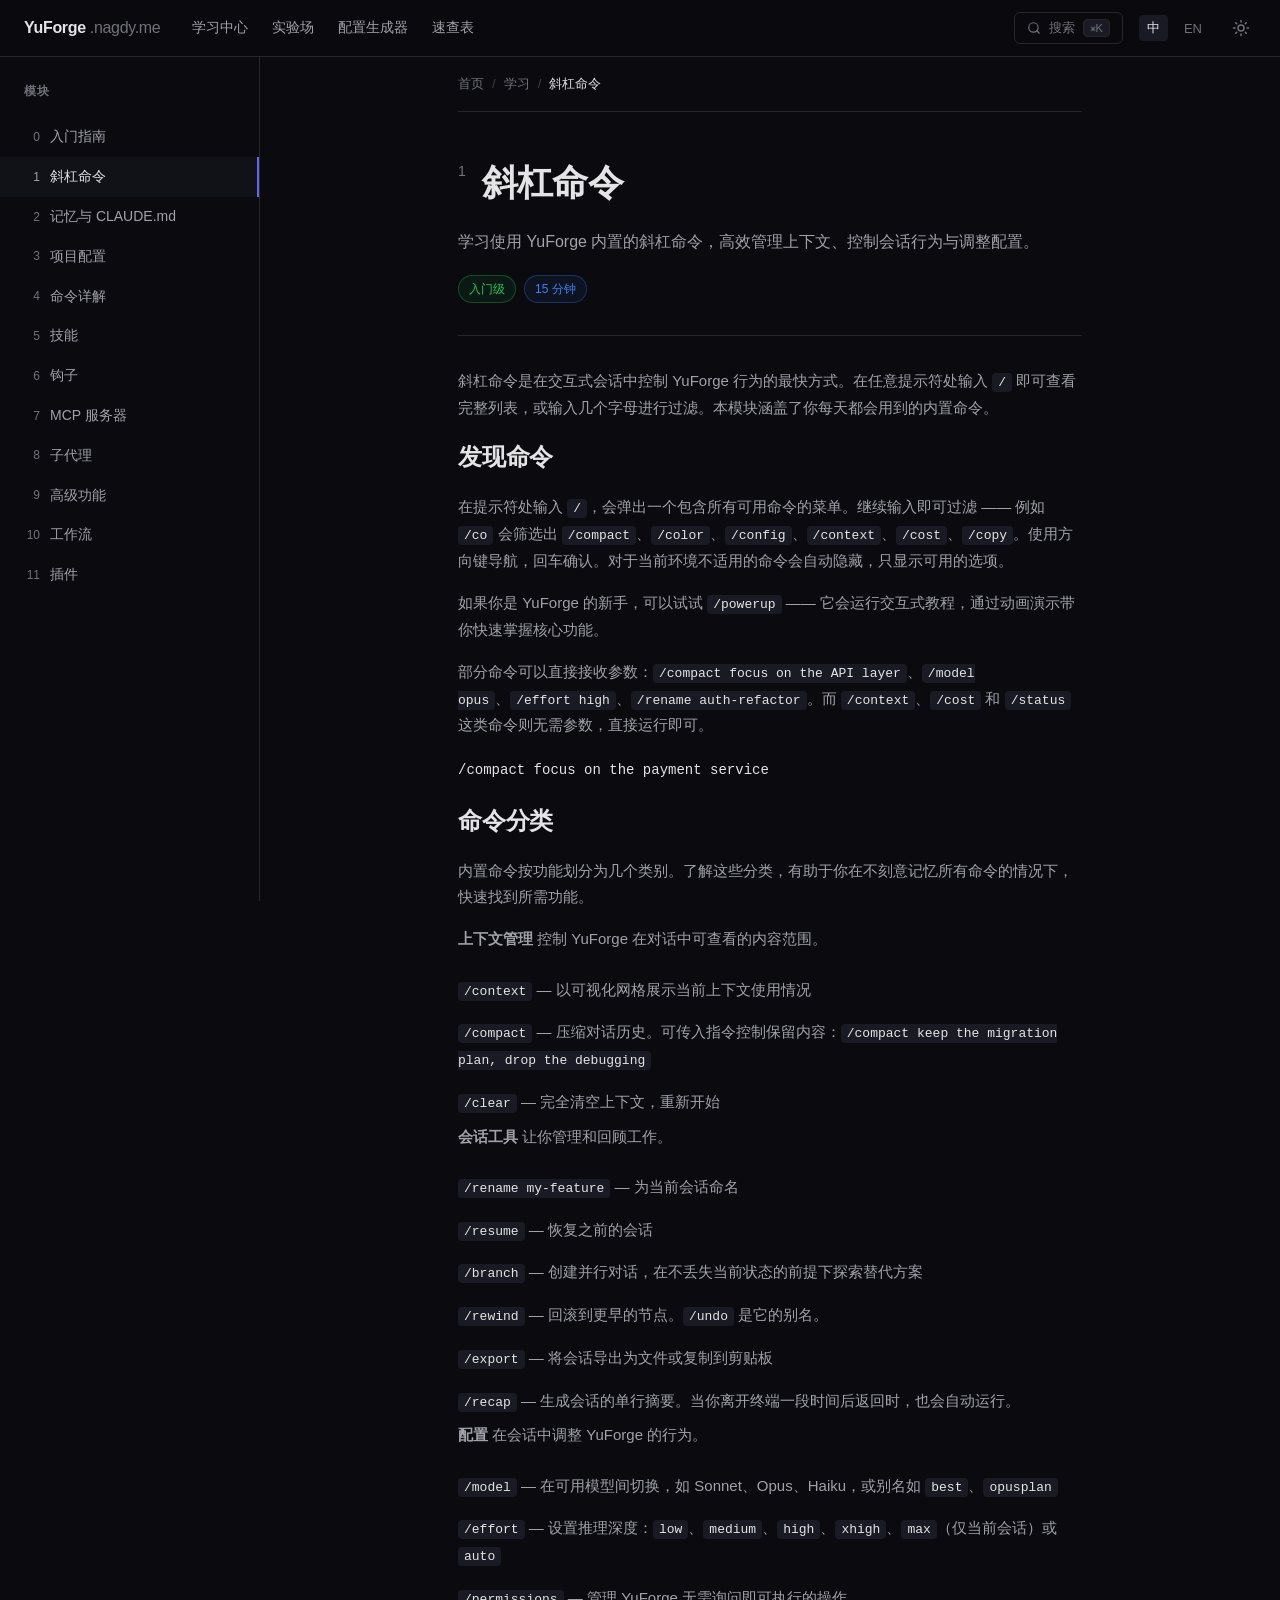
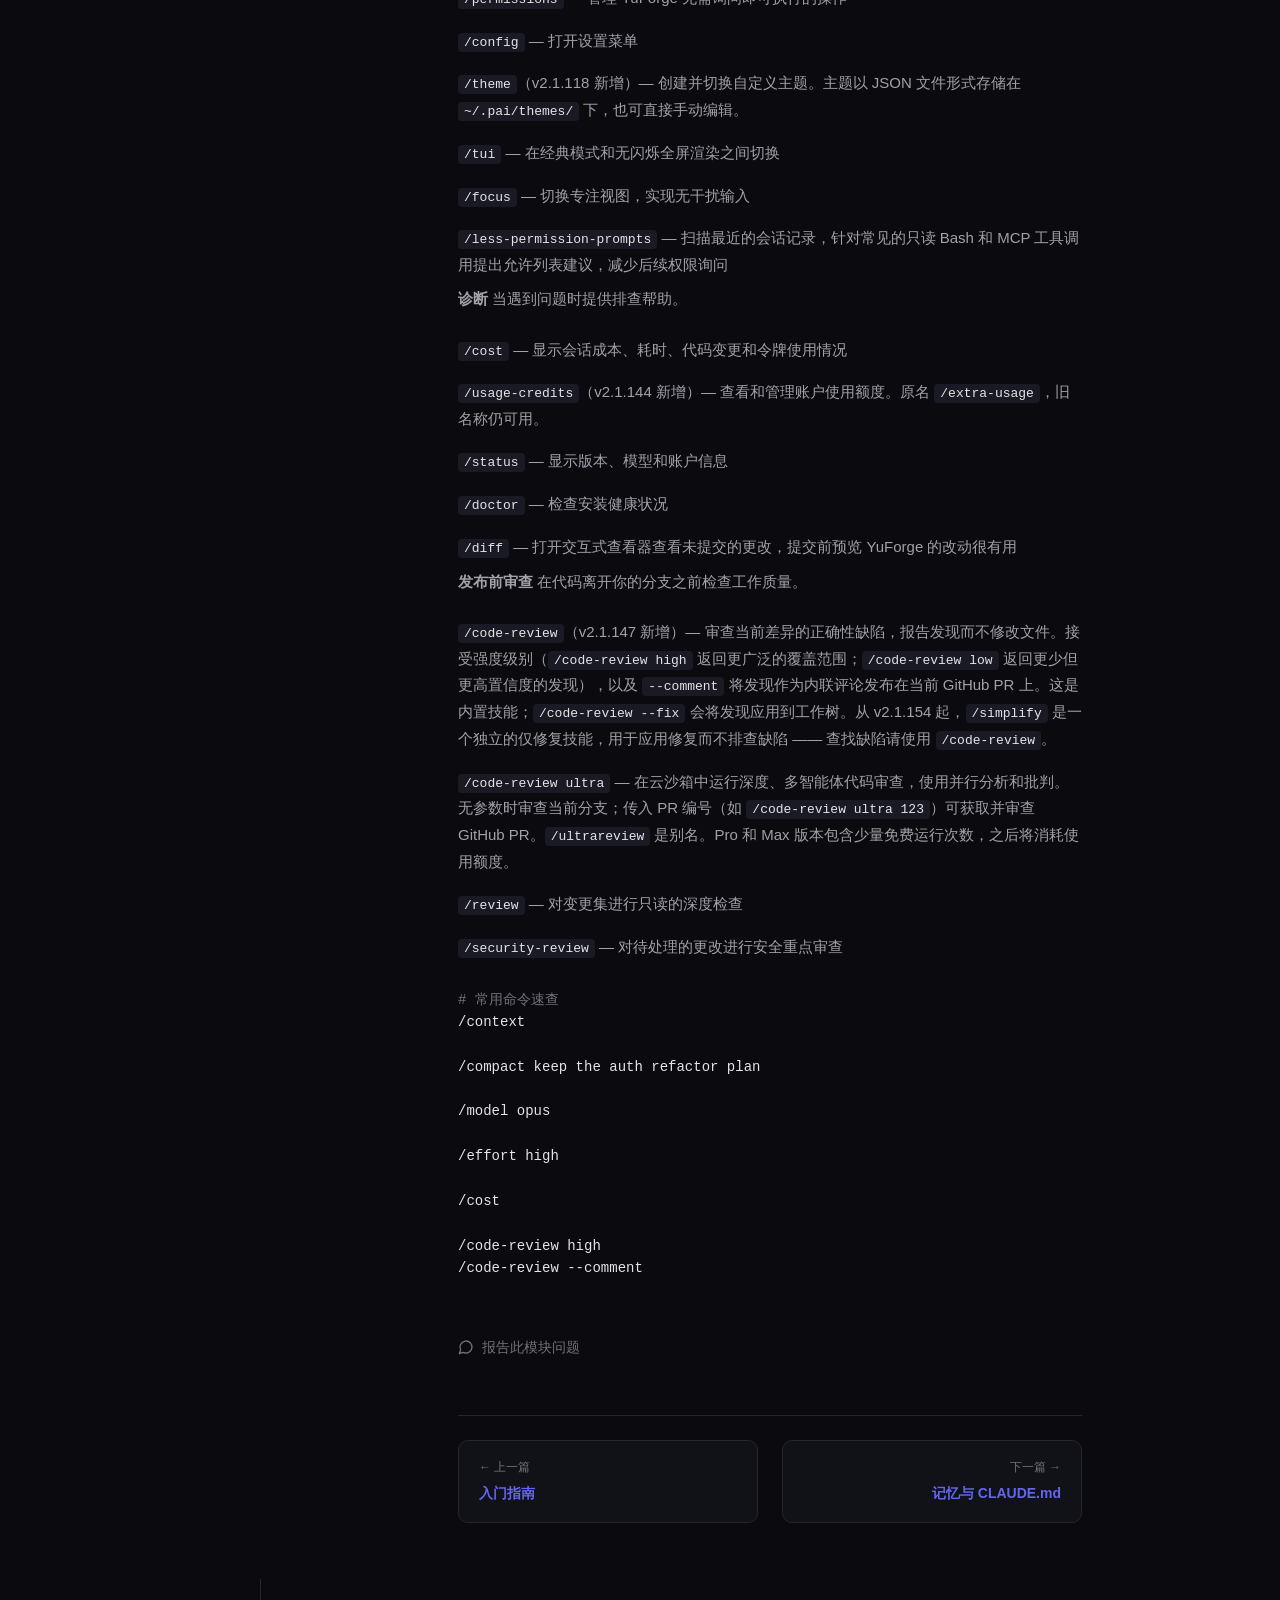
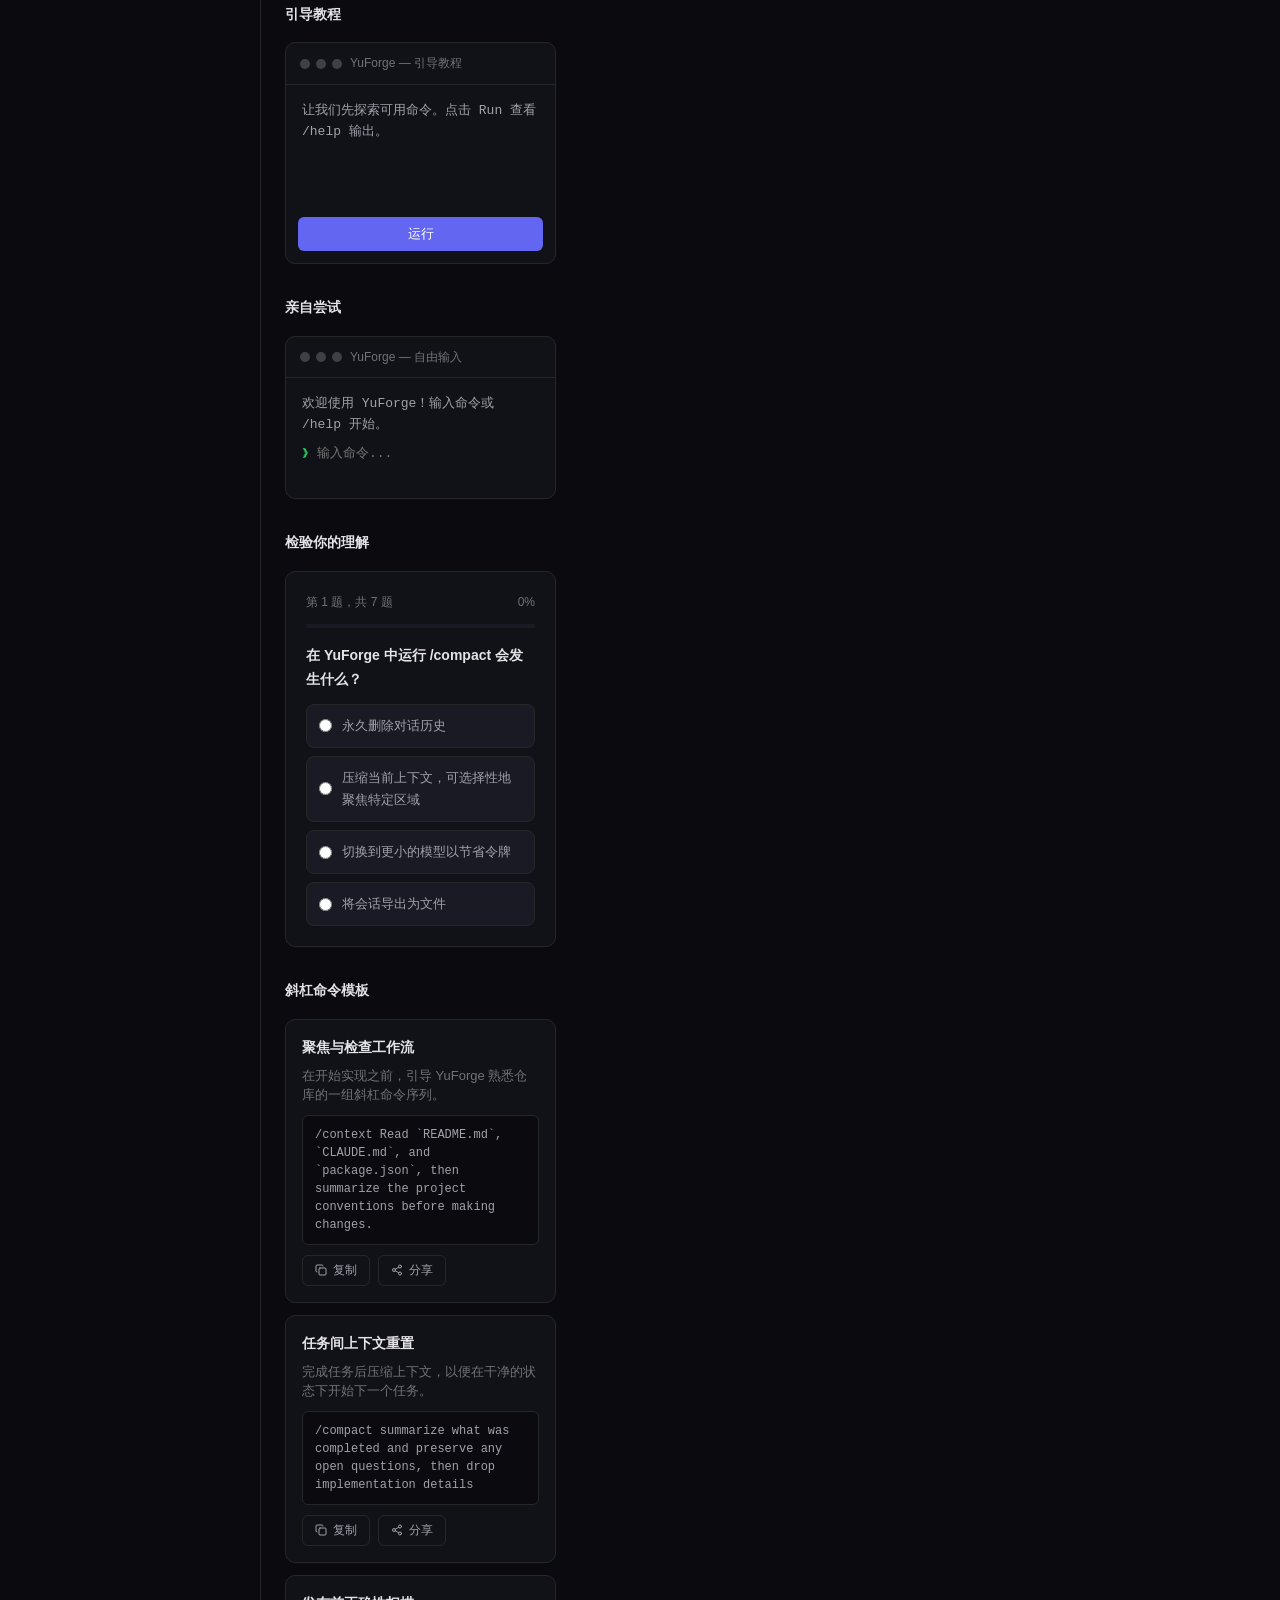
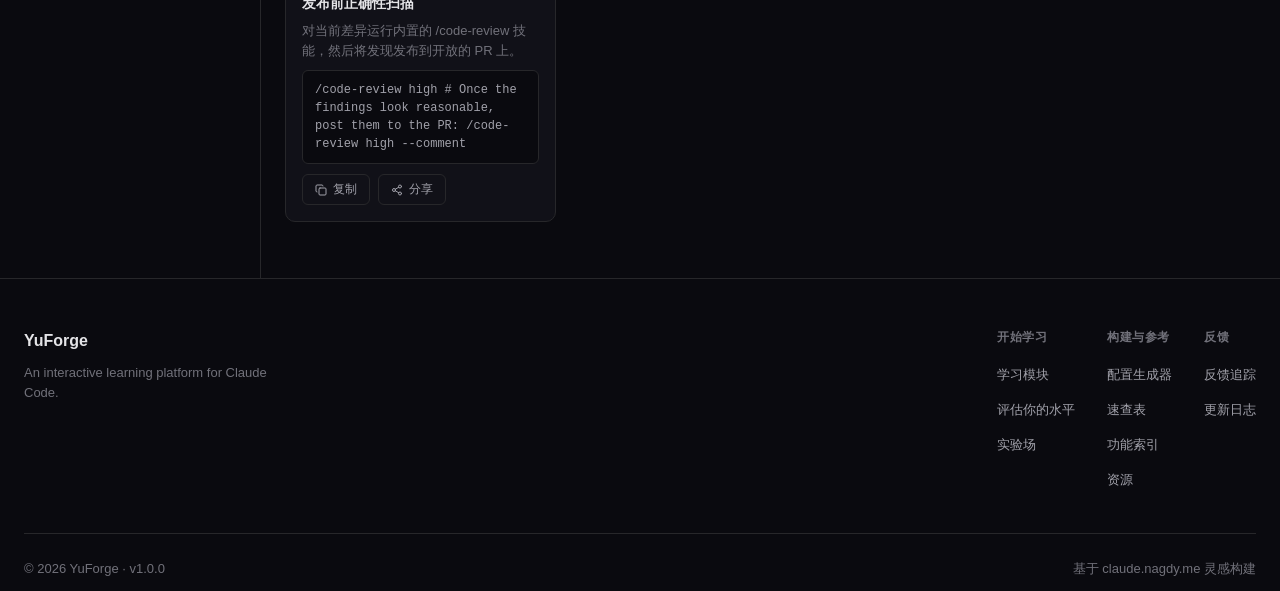
<file: demo-step/index.html>
<!DOCTYPE html>
<html lang="zh-CN">
<head>
  <meta charset="UTF-8">
  <meta name="viewport" content="width=device-width, initial-scale=1.0">
  <title>斜杠命令 — YuForge 学习中心</title>
  <style>
    :root {
      --bg-primary: #0a0a0f;
      --bg-secondary: #111118;
      --bg-tertiary: #1a1a24;
      --text-primary: #e4e4e7;
      --text-secondary: #a1a1aa;
      --text-muted: #71717a;
      --accent: #6366f1;
      --accent-hover: #818cf8;
      --border: #27272a;
      --border-hover: #3f3f46;
      --code-bg: #0d0d14;
      --success: #22c55e;
      --warning: #f59e0b;
      --info: #3b82f6;
    }

    * {
      margin: 0;
      padding: 0;
      box-sizing: border-box;
    }

    body {
      font-family: -apple-system, BlinkMacSystemFont, "Segoe UI", Roboto, "Helvetica Neue", Arial, sans-serif;
      background-color: var(--bg-primary);
      color: var(--text-primary);
      line-height: 1.7;
      -webkit-font-smoothing: antialiased;
      min-height: 100vh;
      display: flex;
      flex-direction: column;
    }

    a {
      color: var(--accent);
      text-decoration: none;
      transition: color 0.2s;
    }

    a:hover {
      color: var(--accent-hover);
    }

    /* Header */
    .site-header {
      border-bottom: 1px solid var(--border);
      background: rgba(10, 10, 15, 0.9);
      backdrop-filter: blur(12px);
      position: sticky;
      top: 0;
      z-index: 50;
    }

    .header-inner {
      max-width: 1440px;
      margin: 0 auto;
      padding: 0 24px;
      height: 56px;
      display: flex;
      align-items: center;
      justify-content: space-between;
    }

    .header-left {
      display: flex;
      align-items: center;
      gap: 32px;
    }

    .logo {
      font-weight: 700;
      font-size: 16px;
      color: var(--text-primary);
      display: flex;
      align-items: center;
      gap: 4px;
      letter-spacing: -0.02em;
    }

    .logo span {
      color: var(--text-muted);
      font-weight: 400;
    }

    .nav-links {
      display: flex;
      gap: 24px;
      align-items: center;
    }

    .nav-links a {
      color: var(--text-secondary);
      font-size: 14px;
      font-weight: 500;
    }

    .nav-links a:hover {
      color: var(--text-primary);
    }

    .header-right {
      display: flex;
      align-items: center;
      gap: 16px;
    }

    .search-btn {
      display: flex;
      align-items: center;
      gap: 8px;
      padding: 6px 12px;
      border: 1px solid var(--border);
      border-radius: 6px;
      background: transparent;
      color: var(--text-muted);
      font-size: 13px;
      cursor: pointer;
      transition: border-color 0.2s;
    }

    .search-btn:hover {
      border-color: var(--border-hover);
      color: var(--text-secondary);
    }

    .search-btn kbd {
      font-family: inherit;
      font-size: 11px;
      padding: 2px 6px;
      border-radius: 4px;
      background: var(--bg-tertiary);
      border: 1px solid var(--border);
    }

    .lang-toggle {
      display: flex;
      align-items: center;
      gap: 8px;
      font-size: 13px;
      color: var(--text-muted);
    }

    .lang-toggle button {
      background: none;
      border: none;
      color: var(--text-muted);
      cursor: pointer;
      font-size: 13px;
      padding: 4px 8px;
      border-radius: 4px;
      transition: color 0.2s;
    }

    .lang-toggle button:hover {
      color: var(--text-secondary);
    }

    .lang-toggle button.active {
      color: var(--text-primary);
      background: var(--bg-tertiary);
    }

    .theme-toggle {
      background: none;
      border: none;
      color: var(--text-muted);
      cursor: pointer;
      padding: 6px;
      border-radius: 6px;
      display: flex;
      align-items: center;
      justify-content: center;
      transition: color 0.2s, background 0.2s;
    }

    .theme-toggle:hover {
      color: var(--text-secondary);
      background: var(--bg-tertiary);
    }

    /* Layout */
    .layout {
      display: flex;
      flex: 1;
      max-width: 1440px;
      margin: 0 auto;
      width: 100%;
    }

    /* Sidebar */
    .sidebar {
      width: 260px;
      border-right: 1px solid var(--border);
      padding: 24px 0;
      position: sticky;
      top: 56px;
      height: calc(100vh - 56px);
      overflow-y: auto;
      flex-shrink: 0;
    }

    .sidebar-header {
      padding: 0 24px 16px;
      display: flex;
      align-items: center;
      justify-content: space-between;
    }

    .sidebar-title {
      font-size: 12px;
      font-weight: 600;
      text-transform: uppercase;
      letter-spacing: 0.05em;
      color: var(--text-muted);
    }

    .sidebar-toggle {
      display: none;
      background: none;
      border: none;
      color: var(--text-muted);
      cursor: pointer;
      padding: 4px;
    }

    .module-list {
      list-style: none;
    }

    .module-list li {
      margin: 0;
    }

    .module-list a {
      display: flex;
      align-items: center;
      gap: 10px;
      padding: 8px 24px;
      color: var(--text-secondary);
      font-size: 14px;
      transition: background 0.15s, color 0.15s;
    }

    .module-list a:hover {
      background: var(--bg-secondary);
      color: var(--text-primary);
    }

    .module-list a.active {
      color: var(--text-primary);
      background: var(--bg-secondary);
      border-right: 2px solid var(--accent);
    }

    .module-num {
      font-size: 12px;
      color: var(--text-muted);
      width: 16px;
      text-align: right;
      flex-shrink: 0;
    }

    .module-list a.active .module-num {
      color: var(--text-secondary);
    }

    /* Main */
    .main {
      flex: 1;
      min-width: 0;
      display: flex;
      flex-direction: column;
    }

    .main-content {
      flex: 1;
      display: flex;
      flex-direction: column;
    }

    .content-wrapper {
      flex: 1;
      padding: 0 48px;
      max-width: 720px;
      margin: 0 auto;
      width: 100%;
    }

    /* Breadcrumb */
    .breadcrumb {
      padding: 16px 0;
      font-size: 13px;
      color: var(--text-muted);
      border-bottom: 1px solid var(--border);
      display: flex;
      align-items: center;
      gap: 8px;
    }

    .breadcrumb a {
      color: var(--text-muted);
    }

    .breadcrumb a:hover {
      color: var(--accent);
    }

    .breadcrumb .sep {
      color: var(--text-muted);
      opacity: 0.5;
    }

    .breadcrumb .current {
      color: var(--text-primary);
    }

    /* Hero */
    .hero {
      padding: 40px 0 32px;
      border-bottom: 1px solid var(--border);
    }

    .hero-header {
      display: flex;
      align-items: flex-start;
      gap: 16px;
      margin-bottom: 16px;
    }

    .hero-num {
      font-size: 14px;
      color: var(--text-muted);
      font-weight: 500;
      margin-top: 8px;
    }

    .hero h1 {
      font-size: 36px;
      font-weight: 700;
      letter-spacing: -0.02em;
      color: var(--text-primary);
    }

    .hero-description {
      font-size: 16px;
      color: var(--text-secondary);
      line-height: 1.6;
      margin-bottom: 20px;
    }

    .meta-tags {
      display: flex;
      gap: 8px;
      flex-wrap: wrap;
    }

    .tag {
      display: inline-flex;
      align-items: center;
      padding: 3px 10px;
      border-radius: 9999px;
      font-size: 12px;
      font-weight: 500;
      border: 1px solid var(--border);
      background: var(--bg-secondary);
      color: var(--text-secondary);
    }

    .tag.beginner {
      border-color: rgba(34, 197, 94, 0.3);
      color: var(--success);
      background: rgba(34, 197, 94, 0.08);
    }

    .tag.time {
      border-color: rgba(59, 130, 246, 0.3);
      color: var(--info);
      background: rgba(59, 130, 246, 0.08);
    }

    /* Content */
    .content {
      padding: 32px 0;
      flex: 1;
    }

    .section {
      margin-bottom: 40px;
    }

    .section h2 {
      font-size: 24px;
      font-weight: 600;
      margin-bottom: 16px;
      letter-spacing: -0.01em;
      color: var(--text-primary);
    }

    .section p {
      color: var(--text-secondary);
      margin-bottom: 16px;
      font-size: 15px;
      line-height: 1.75;
    }

    .section ul {
      list-style: none;
      padding: 0;
    }

    .section ul li {
      padding: 8px 0;
      color: var(--text-secondary);
      font-size: 15px;
      line-height: 1.75;
    }

    .section ul li strong {
      color: var(--text-primary);
      font-weight: 600;
    }

    .section code {
      font-family: "SF Mono", "Fira Code", "Fira Mono", Menlo, Consolas, monospace;
      font-size: 13px;
      background: var(--bg-tertiary);
      padding: 2px 6px;
      border-radius: 4px;
      color: var(--text-primary);
    }

    /* Code block (standalone) */
    .code-block {
      margin: 20px 0;
    }

    .code-block pre {
      font-family: "SF Mono", "Fira Code", "Fira Mono", Menlo, Consolas, monospace;
      font-size: 14px;
      line-height: 1.6;
      color: #e4e4e7;
      white-space: pre-wrap;
      word-break: break-word;
    }

    /* Inline command list */
    .command-list {
      margin: 16px 0;
    }

    .command-item {
      padding: 8px 0;
      display: flex;
      gap: 8px;
      align-items: baseline;
      flex-wrap: wrap;
    }

    .command-item code {
      font-family: "SF Mono", "Fira Code", monospace;
      font-size: 14px;
      color: var(--accent-hover);
      background: none;
      padding: 0;
    }

    .command-item .desc {
      color: var(--text-secondary);
      font-size: 15px;
    }

    /* Module nav */
    .module-nav {
      border-top: 1px solid var(--border);
      padding: 24px 0;
      display: flex;
      justify-content: space-between;
      gap: 24px;
      margin-top: 40px;
    }

    .nav-card {
      flex: 1;
      padding: 16px 20px;
      background: var(--bg-secondary);
      border: 1px solid var(--border);
      border-radius: 10px;
      transition: border-color 0.2s, transform 0.2s;
      text-decoration: none;
      display: block;
    }

    .nav-card:hover {
      border-color: var(--border-hover);
      transform: translateY(-2px);
    }

    .nav-label {
      font-size: 12px;
      color: var(--text-muted);
      margin-bottom: 4px;
    }

    .nav-title {
      font-size: 14px;
      font-weight: 600;
      color: var(--accent);
    }

    .nav-card.next {
      text-align: right;
    }

    .feedback-link {
      display: inline-flex;
      align-items: center;
      gap: 8px;
      padding: 16px 0;
      font-size: 14px;
      color: var(--text-muted);
    }

    .feedback-link:hover {
      color: var(--text-secondary);
    }

    /* Right sidebar */
    .right-sidebar {
      width: 320px;
      border-left: 1px solid var(--border);
      padding: 24px;
      overflow-y: auto;
      flex-shrink: 0;
    }

    .widget {
      margin-bottom: 32px;
    }

    .widget h3 {
      font-size: 14px;
      font-weight: 600;
      margin-bottom: 16px;
      color: var(--text-primary);
    }

    .terminal {
      background: var(--bg-secondary);
      border: 1px solid var(--border);
      border-radius: 10px;
      overflow: hidden;
    }

    .terminal-header {
      padding: 10px 14px;
      border-bottom: 1px solid var(--border);
      font-size: 12px;
      color: var(--text-muted);
      display: flex;
      align-items: center;
      gap: 8px;
    }

    .terminal-dots {
      display: flex;
      gap: 6px;
    }

    .terminal-dot {
      width: 10px;
      height: 10px;
      border-radius: 50%;
      background: var(--border-hover);
    }

    .terminal-body {
      padding: 16px;
      font-family: "SF Mono", "Fira Code", monospace;
      font-size: 13px;
      line-height: 1.6;
      color: var(--text-secondary);
      min-height: 120px;
    }

    .terminal-input-line {
      display: flex;
      align-items: center;
      gap: 8px;
      margin-top: 8px;
    }

    .terminal-prompt {
      color: var(--success);
    }

    .terminal-input {
      flex: 1;
      background: transparent;
      border: none;
      color: var(--text-primary);
      font-family: inherit;
      font-size: inherit;
      outline: none;
    }

    .run-btn {
      margin-top: 12px;
      width: 100%;
      padding: 8px 16px;
      background: var(--accent);
      color: white;
      border: none;
      border-radius: 6px;
      font-size: 13px;
      font-weight: 500;
      cursor: pointer;
      transition: background 0.2s;
    }

    .run-btn:hover {
      background: var(--accent-hover);
    }

    .quiz-widget {
      background: var(--bg-secondary);
      border: 1px solid var(--border);
      border-radius: 10px;
      padding: 20px;
    }

    .quiz-header {
      display: flex;
      justify-content: space-between;
      align-items: center;
      margin-bottom: 12px;
    }

    .quiz-progress-text {
      font-size: 12px;
      color: var(--text-muted);
    }

    .quiz-progress-bar {
      width: 100%;
      height: 4px;
      background: var(--bg-tertiary);
      border-radius: 2px;
      margin-bottom: 16px;
      overflow: hidden;
    }

    .quiz-progress-fill {
      height: 100%;
      background: var(--accent);
      border-radius: 2px;
      transition: width 0.3s;
    }

    .quiz-question {
      font-size: 14px;
      font-weight: 600;
      margin-bottom: 12px;
      color: var(--text-primary);
    }

    .quiz-options {
      display: flex;
      flex-direction: column;
      gap: 8px;
    }

    .quiz-option {
      display: flex;
      align-items: center;
      gap: 10px;
      padding: 10px 12px;
      background: var(--bg-tertiary);
      border: 1px solid var(--border);
      border-radius: 8px;
      cursor: pointer;
      font-size: 13px;
      color: var(--text-secondary);
      transition: border-color 0.2s, color 0.2s;
    }

    .quiz-option:hover {
      border-color: var(--border-hover);
      color: var(--text-primary);
    }

    .quiz-option input[type="radio"] {
      accent-color: var(--accent);
    }

    .template-card {
      background: var(--bg-secondary);
      border: 1px solid var(--border);
      border-radius: 10px;
      padding: 16px;
      margin-bottom: 12px;
    }

    .template-title {
      font-size: 14px;
      font-weight: 600;
      margin-bottom: 6px;
      color: var(--text-primary);
    }

    .template-desc {
      font-size: 13px;
      color: var(--text-muted);
      margin-bottom: 10px;
      line-height: 1.5;
    }

    .template-code {
      background: var(--bg-primary);
      border: 1px solid var(--border);
      border-radius: 6px;
      padding: 10px 12px;
      font-family: "SF Mono", "Fira Code", monospace;
      font-size: 12px;
      line-height: 1.5;
      color: var(--text-secondary);
      margin-bottom: 10px;
      position: relative;
    }

    .template-actions {
      display: flex;
      gap: 8px;
    }

    .template-btn {
      display: flex;
      align-items: center;
      gap: 6px;
      padding: 6px 12px;
      background: transparent;
      border: 1px solid var(--border);
      border-radius: 6px;
      color: var(--text-secondary);
      font-size: 12px;
      cursor: pointer;
      transition: border-color 0.2s, color 0.2s;
    }

    .template-btn:hover {
      border-color: var(--border-hover);
      color: var(--text-primary);
    }

    /* Footer */
    .site-footer {
      border-top: 1px solid var(--border);
      padding: 48px 24px 32px;
      margin-top: auto;
    }

    .footer-inner {
      max-width: 1440px;
      margin: 0 auto;
      display: flex;
      justify-content: space-between;
      gap: 48px;
    }

    .footer-brand {
      max-width: 280px;
    }

    .footer-logo {
      font-size: 16px;
      font-weight: 700;
      margin-bottom: 8px;
      color: var(--text-primary);
    }

    .footer-desc {
      font-size: 13px;
      color: var(--text-muted);
      line-height: 1.6;
      margin-bottom: 16px;
    }

    .footer-links {
      display: flex;
      gap: 32px;
    }

    .footer-col h4 {
      font-size: 12px;
      font-weight: 600;
      text-transform: uppercase;
      letter-spacing: 0.05em;
      color: var(--text-muted);
      margin-bottom: 12px;
    }

    .footer-col ul {
      list-style: none;
    }

    .footer-col li {
      margin-bottom: 8px;
    }

    .footer-col a {
      font-size: 13px;
      color: var(--text-secondary);
    }

    .footer-col a:hover {
      color: var(--text-primary);
    }

    .footer-bottom {
      max-width: 1440px;
      margin: 32px auto 0;
      padding-top: 24px;
      border-top: 1px solid var(--border);
      display: flex;
      justify-content: space-between;
      align-items: center;
      font-size: 13px;
      color: var(--text-muted);
    }

    /* Responsive */
    @media (max-width: 1100px) {
      .right-sidebar {
        display: none;
      }
    }

    @media (max-width: 860px) {
      .sidebar {
        display: none;
      }

      .content-wrapper {
        padding: 0 24px;
      }

      .header-left .nav-links {
        display: none;
      }
    }
  </style>
</head>
<body>

  <!-- Header -->
  <header class="site-header">
    <div class="header-inner">
      <div class="header-left">
        <a href="#" class="logo">YuForge <span>.nagdy.me</span></a>
        <nav class="nav-links">
          <a href="#">学习中心</a>
          <a href="#">实验场</a>
          <a href="#">配置生成器</a>
          <a href="#">速查表</a>
        </nav>
      </div>
      <div class="header-right">
        <button class="search-btn" onclick="alert('搜索功能即将上线')">
          <svg width="14" height="14" viewBox="0 0 24 24" fill="none" stroke="currentColor" stroke-width="2" stroke-linecap="round" stroke-linejoin="round"><circle cx="11" cy="11" r="8"></circle><path d="m21 21-4.3-4.3"></path></svg>
          搜索
          <kbd>⌘K</kbd>
        </button>
        <div class="lang-toggle">
          <button class="active">中</button>
          <button>EN</button>
        </div>
        <button class="theme-toggle" onclick="toggleTheme()" title="切换深色模式">
          <svg width="18" height="18" viewBox="0 0 24 24" fill="none" stroke="currentColor" stroke-width="2" stroke-linecap="round" stroke-linejoin="round"><circle cx="12" cy="12" r="4"></circle><path d="M12 2v2"></path><path d="M12 20v2"></path><path d="m4.93 4.93 1.41 1.41"></path><path d="m17.66 17.66 1.41 1.41"></path><path d="M2 12h2"></path><path d="M20 12h2"></path><path d="m4.93 19.07 1.41-1.41"></path><path d="m17.66 6.34 1.41-1.41"></path></svg>
        </button>
      </div>
    </div>
  </header>

  <div class="layout">
    <!-- Left Sidebar -->
    <aside class="sidebar">
      <div class="sidebar-header">
        <span class="sidebar-title">模块</span>
        <button class="sidebar-toggle">
          <svg width="18" height="18" viewBox="0 0 24 24" fill="none" stroke="currentColor" stroke-width="2" stroke-linecap="round" stroke-linejoin="round"><path d="M19 12H5"></path><path d="M12 19l-7-7 7-7"></path></svg>
        </button>
      </div>
      <ul class="module-list">
        <li><a href="#"><span class="module-num">0</span> 入门指南</a></li>
        <li><a href="#" class="active"><span class="module-num">1</span> 斜杠命令</a></li>
        <li><a href="#"><span class="module-num">2</span> 记忆与 CLAUDE.md</a></li>
        <li><a href="#"><span class="module-num">3</span> 项目配置</a></li>
        <li><a href="#"><span class="module-num">4</span> 命令详解</a></li>
        <li><a href="#"><span class="module-num">5</span> 技能</a></li>
        <li><a href="#"><span class="module-num">6</span> 钩子</a></li>
        <li><a href="#"><span class="module-num">7</span> MCP 服务器</a></li>
        <li><a href="#"><span class="module-num">8</span> 子代理</a></li>
        <li><a href="#"><span class="module-num">9</span> 高级功能</a></li>
        <li><a href="#"><span class="module-num">10</span> 工作流</a></li>
        <li><a href="#"><span class="module-num">11</span> 插件</a></li>
      </ul>
    </aside>

    <!-- Main Content -->
    <main class="main">
      <div class="main-content">
        <div class="content-wrapper">
          <!-- Breadcrumb -->
          <nav class="breadcrumb">
            <a href="#">首页</a>
            <span class="sep">/</span>
            <a href="#">学习</a>
            <span class="sep">/</span>
            <span class="current">斜杠命令</span>
          </nav>

          <!-- Hero -->
          <section class="hero">
            <div class="hero-header">
              <span class="hero-num">1</span>
              <h1>斜杠命令</h1>
            </div>
            <p class="hero-description">
              学习使用 YuForge 内置的斜杠命令，高效管理上下文、控制会话行为与调整配置。
            </p>
            <div class="meta-tags">
              <span class="tag beginner">入门级</span>
              <span class="tag time">15 分钟</span>
            </div>
          </section>

          <!-- Content -->
          <div class="content">
            <div class="section">
              <p>
                斜杠命令是在交互式会话中控制 YuForge 行为的最快方式。在任意提示符处输入 <code>/</code> 即可查看完整列表，或输入几个字母进行过滤。本模块涵盖了你每天都会用到的内置命令。
              </p>

              <h2>发现命令</h2>
              <p>
                在提示符处输入 <code>/</code>，会弹出一个包含所有可用命令的菜单。继续输入即可过滤 —— 例如 <code>/co</code> 会筛选出 <code>/compact</code>、<code>/color</code>、<code>/config</code>、<code>/context</code>、<code>/cost</code>、<code>/copy</code>。使用方向键导航，回车确认。对于当前环境不适用的命令会自动隐藏，只显示可用的选项。
              </p>
              <p>
                如果你是 YuForge 的新手，可以试试 <code>/powerup</code> —— 它会运行交互式教程，通过动画演示带你快速掌握核心功能。
              </p>
              <p>
                部分命令可以直接接收参数：<code>/compact focus on the API layer</code>、<code>/model opus</code>、<code>/effort high</code>、<code>/rename auth-refactor</code>。而 <code>/context</code>、<code>/cost</code> 和 <code>/status</code> 这类命令则无需参数，直接运行即可。
              </p>

              <div class="code-block">
                <pre>/compact focus on the payment service</pre>
              </div>

              <h2>命令分类</h2>
              <p>
                内置命令按功能划分为几个类别。了解这些分类，有助于你在不刻意记忆所有命令的情况下，快速找到所需功能。
              </p>

              <p><strong>上下文管理</strong> 控制 YuForge 在对话中可查看的内容范围。</p>
              <ul>
                <li><code>/context</code> — 以可视化网格展示当前上下文使用情况</li>
                <li><code>/compact</code> — 压缩对话历史。可传入指令控制保留内容：<code>/compact keep the migration plan, drop the debugging</code></li>
                <li><code>/clear</code> — 完全清空上下文，重新开始</li>
              </ul>

              <p><strong>会话工具</strong> 让你管理和回顾工作。</p>
              <ul>
                <li><code>/rename my-feature</code> — 为当前会话命名</li>
                <li><code>/resume</code> — 恢复之前的会话</li>
                <li><code>/branch</code> — 创建并行对话，在不丢失当前状态的前提下探索替代方案</li>
                <li><code>/rewind</code> — 回滚到更早的节点。<code>/undo</code> 是它的别名。</li>
                <li><code>/export</code> — 将会话导出为文件或复制到剪贴板</li>
                <li><code>/recap</code> — 生成会话的单行摘要。当你离开终端一段时间后返回时，也会自动运行。</li>
              </ul>

              <p><strong>配置</strong> 在会话中调整 YuForge 的行为。</p>
              <ul>
                <li><code>/model</code> — 在可用模型间切换，如 Sonnet、Opus、Haiku，或别名如 <code>best</code>、<code>opusplan</code></li>
                <li><code>/effort</code> — 设置推理深度：<code>low</code>、<code>medium</code>、<code>high</code>、<code>xhigh</code>、<code>max</code>（仅当前会话）或 <code>auto</code></li>
                <li><code>/permissions</code> — 管理 YuForge 无需询问即可执行的操作</li>
                <li><code>/config</code> — 打开设置菜单</li>
                <li><code>/theme</code>（v2.1.118 新增）— 创建并切换自定义主题。主题以 JSON 文件形式存储在 <code>~/.pai/themes/</code> 下，也可直接手动编辑。</li>
                <li><code>/tui</code> — 在经典模式和无闪烁全屏渲染之间切换</li>
                <li><code>/focus</code> — 切换专注视图，实现无干扰输入</li>
                <li><code>/less-permission-prompts</code> — 扫描最近的会话记录，针对常见的只读 Bash 和 MCP 工具调用提出允许列表建议，减少后续权限询问</li>
              </ul>

              <p><strong>诊断</strong> 当遇到问题时提供排查帮助。</p>
              <ul>
                <li><code>/cost</code> — 显示会话成本、耗时、代码变更和令牌使用情况</li>
                <li><code>/usage-credits</code>（v2.1.144 新增）— 查看和管理账户使用额度。原名 <code>/extra-usage</code>，旧名称仍可用。</li>
                <li><code>/status</code> — 显示版本、模型和账户信息</li>
                <li><code>/doctor</code> — 检查安装健康状况</li>
                <li><code>/diff</code> — 打开交互式查看器查看未提交的更改，提交前预览 YuForge 的改动很有用</li>
              </ul>

              <p><strong>发布前审查</strong> 在代码离开你的分支之前检查工作质量。</p>
              <ul>
                <li>
                  <code>/code-review</code>（v2.1.147 新增）— 审查当前差异的正确性缺陷，报告发现而不修改文件。接受强度级别（<code>/code-review high</code> 返回更广泛的覆盖范围；<code>/code-review low</code> 返回更少但更高置信度的发现），以及 <code>--comment</code> 将发现作为内联评论发布在当前 GitHub PR 上。这是内置技能；<code>/code-review --fix</code> 会将发现应用到工作树。从 v2.1.154 起，<code>/simplify</code> 是一个独立的仅修复技能，用于应用修复而不排查缺陷 —— 查找缺陷请使用 <code>/code-review</code>。
                </li>
                <li>
                  <code>/code-review ultra</code> — 在云沙箱中运行深度、多智能体代码审查，使用并行分析和批判。无参数时审查当前分支；传入 PR 编号（如 <code>/code-review ultra 123</code>）可获取并审查 GitHub PR。<code>/ultrareview</code> 是别名。Pro 和 Max 版本包含少量免费运行次数，之后将消耗使用额度。
                </li>
                <li><code>/review</code> — 对变更集进行只读的深度检查</li>
                <li><code>/security-review</code> — 对待处理的更改进行安全重点审查</li>
              </ul>

              <div class="code-block">
                <pre><span style="color: var(--text-muted);"># 常用命令速查</span>
/context

/compact keep the auth refactor plan

/model opus

/effort high

/cost

/code-review high
/code-review --comment</pre>
              </div>
            </div>

            <!-- Feedback & Module Nav -->
            <a href="#" class="feedback-link">
              <svg width="16" height="16" viewBox="0 0 24 24" fill="none" stroke="currentColor" stroke-width="2" stroke-linecap="round" stroke-linejoin="round"><path d="M7.9 20A9 9 0 1 0 4 16.1L2 22Z"></path></svg>
              报告此模块问题
            </a>

            <nav class="module-nav">
              <a href="#" class="nav-card">
                <div class="nav-label">← 上一篇</div>
                <div class="nav-title">入门指南</div>
              </a>
              <a href="#" class="nav-card next">
                <div class="nav-label">下一篇 →</div>
                <div class="nav-title">记忆与 CLAUDE.md</div>
              </a>
            </nav>
          </div>
        </div>
      </div>

      <!-- Right Sidebar -->
      <aside class="right-sidebar">
        <!-- Guided Tutorial -->
        <div class="widget">
          <h3>引导教程</h3>
          <div class="terminal">
            <div class="terminal-header">
              <div class="terminal-dots">
                <div class="terminal-dot"></div>
                <div class="terminal-dot"></div>
                <div class="terminal-dot"></div>
              </div>
              <span>YuForge — 引导教程</span>
            </div>
            <div class="terminal-body" id="guidedOutput">
              <div>让我们先探索可用命令。点击 Run 查看 /help 输出。</div>
            </div>
            <button class="run-btn" id="guidedRunBtn" style="margin: 12px; width: calc(100% - 24px);">运行</button>
          </div>
        </div>

        <!-- Try It Yourself -->
        <div class="widget">
          <h3>亲自尝试</h3>
          <div class="terminal">
            <div class="terminal-header">
              <div class="terminal-dots">
                <div class="terminal-dot"></div>
                <div class="terminal-dot"></div>
                <div class="terminal-dot"></div>
              </div>
              <span>YuForge — 自由输入</span>
            </div>
            <div class="terminal-body">
              <div>欢迎使用 YuForge！输入命令或 /help 开始。</div>
              <div class="terminal-input-line">
                <span class="terminal-prompt">❯</span>
                <input type="text" class="terminal-input" id="freeInput" placeholder="输入命令..." autocomplete="off">
              </div>
            </div>
          </div>
        </div>

        <!-- Check Your Understanding -->
        <div class="widget">
          <h3>检验你的理解</h3>
          <div class="quiz-widget">
            <div class="quiz-header">
              <span class="quiz-progress-text">第 1 题，共 7 题</span>
              <span class="quiz-progress-text" id="quizPercent">0%</span>
            </div>
            <div class="quiz-progress-bar">
              <div class="quiz-progress-fill" id="quizFill" style="width: 0%"></div>
            </div>
            <div class="quiz-question" id="quizQuestion">在 YuForge 中运行 /compact 会发生什么？</div>
            <div class="quiz-options" id="quizOptions">
              <label class="quiz-option">
                <input type="radio" name="quiz" value="0">
                <span>永久删除对话历史</span>
              </label>
              <label class="quiz-option">
                <input type="radio" name="quiz" value="1">
                <span>压缩当前上下文，可选择性地聚焦特定区域</span>
              </label>
              <label class="quiz-option">
                <input type="radio" name="quiz" value="2">
                <span>切换到更小的模型以节省令牌</span>
              </label>
              <label class="quiz-option">
                <input type="radio" name="quiz" value="3">
                <span>将会话导出为文件</span>
              </label>
            </div>
          </div>
        </div>

        <!-- Templates -->
        <div class="widget">
          <h3>斜杠命令模板</h3>

          <div class="template-card">
            <div class="template-title">聚焦与检查工作流</div>
            <div class="template-desc">在开始实现之前，引导 YuForge 熟悉仓库的一组斜杠命令序列。</div>
            <div class="template-code">/context
Read `README.md`, `CLAUDE.md`, and `package.json`, then summarize the project conventions before making changes.</div>
            <div class="template-actions">
              <button class="template-btn" onclick="copyTemplate(this)">
                <svg width="12" height="12" viewBox="0 0 24 24" fill="none" stroke="currentColor" stroke-width="2" stroke-linecap="round" stroke-linejoin="round"><rect width="14" height="14" x="8" y="8" rx="2" ry="2"></rect><path d="M4 16c-1.1 0-2-.9-2-2V4c0-1.1.9-2 2-2h10c1.1 0 2 .9 2 2"></path></svg>
                复制
              </button>
              <button class="template-btn">
                <svg width="12" height="12" viewBox="0 0 24 24" fill="none" stroke="currentColor" stroke-width="2" stroke-linecap="round" stroke-linejoin="round"><circle cx="18" cy="5" r="3"></circle><circle cx="6" cy="12" r="3"></circle><circle cx="18" cy="19" r="3"></circle><line x1="8.59" x2="15.42" y1="13.51" y2="17.49"></line><line x1="15.41" x2="8.59" y1="6.51" y2="10.49"></line></svg>
                分享
              </button>
            </div>
          </div>

          <div class="template-card">
            <div class="template-title">任务间上下文重置</div>
            <div class="template-desc">完成任务后压缩上下文，以便在干净的状态下开始下一个任务。</div>
            <div class="template-code">/compact summarize what was completed and preserve any open questions, then drop implementation details</div>
            <div class="template-actions">
              <button class="template-btn" onclick="copyTemplate(this)">
                <svg width="12" height="12" viewBox="0 0 24 24" fill="none" stroke="currentColor" stroke-width="2" stroke-linecap="round" stroke-linejoin="round"><rect width="14" height="14" x="8" y="8" rx="2" ry="2"></rect><path d="M4 16c-1.1 0-2-.9-2-2V4c0-1.1.9-2 2-2h10c1.1 0 2 .9 2 2"></path></svg>
                复制
              </button>
              <button class="template-btn">
                <svg width="12" height="12" viewBox="0 0 24 24" fill="none" stroke="currentColor" stroke-width="2" stroke-linecap="round" stroke-linejoin="round"><circle cx="18" cy="5" r="3"></circle><circle cx="6" cy="12" r="3"></circle><circle cx="18" cy="19" r="3"></circle><line x1="8.59" x2="15.42" y1="13.51" y2="17.49"></line><line x1="15.41" x2="8.59" y1="6.51" y2="10.49"></line></svg>
                分享
              </button>
            </div>
          </div>

          <div class="template-card">
            <div class="template-title">发布前正确性扫描</div>
            <div class="template-desc">对当前差异运行内置的 /code-review 技能，然后将发现发布到开放的 PR 上。</div>
            <div class="template-code">/code-review high
# Once the findings look reasonable, post them to the PR:
/code-review high --comment</div>
            <div class="template-actions">
              <button class="template-btn" onclick="copyTemplate(this)">
                <svg width="12" height="12" viewBox="0 0 24 24" fill="none" stroke="currentColor" stroke-width="2" stroke-linecap="round" stroke-linejoin="round"><rect width="14" height="14" x="8" y="8" rx="2" ry="2"></rect><path d="M4 16c-1.1 0-2-.9-2-2V4c0-1.1.9-2 2-2h10c1.1 0 2 .9 2 2"></path></svg>
                复制
              </button>
              <button class="template-btn">
                <svg width="12" height="12" viewBox="0 0 24 24" fill="none" stroke="currentColor" stroke-width="2" stroke-linecap="round" stroke-linejoin="round"><circle cx="18" cy="5" r="3"></circle><circle cx="6" cy="12" r="3"></circle><circle cx="18" cy="19" r="3"></circle><line x1="8.59" x2="15.42" y1="13.51" y2="17.49"></line><line x1="15.41" x2="8.59" y1="6.51" y2="10.49"></line></svg>
                分享
              </button>
            </div>
          </div>
        </div>
      </aside>
    </main>
  </div>

  <!-- Footer -->
  <footer class="site-footer">
    <div class="footer-inner">
      <div class="footer-brand">
        <div class="footer-logo">YuForge</div>
        <p class="footer-desc">An interactive learning platform for Claude Code.</p>
      </div>
      <div class="footer-links">
        <div class="footer-col">
          <h4>开始学习</h4>
          <ul>
            <li><a href="#">学习模块</a></li>
            <li><a href="#">评估你的水平</a></li>
            <li><a href="#">实验场</a></li>
          </ul>
        </div>
        <div class="footer-col">
          <h4>构建与参考</h4>
          <ul>
            <li><a href="#">配置生成器</a></li>
            <li><a href="#">速查表</a></li>
            <li><a href="#">功能索引</a></li>
            <li><a href="#">资源</a></li>
          </ul>
        </div>
        <div class="footer-col">
          <h4>反馈</h4>
          <ul>
            <li><a href="#">反馈追踪</a></li>
            <li><a href="#">更新日志</a></li>
          </ul>
        </div>
      </div>
    </div>
    <div class="footer-bottom">
      <span>© 2026 YuForge · v1.0.0</span>
      <span>基于 claude.nagdy.me 灵感构建</span>
    </div>
  </footer>

  <script>
    // Guided tutorial simulation
    const guidedOutput = document.getElementById('guidedOutput');
    const guidedRunBtn = document.getElementById('guidedRunBtn');

    const guidedSteps = [
      { text: '> /help', delay: 300 },
      { text: '', delay: 100 },
      { text: 'Available commands:', delay: 200 },
      { text: '  /compact        Compress the current conversation', delay: 100 },
      { text: '  /config         Open the settings menu', delay: 80 },
      { text: '  /context        Show context usage', delay: 80 },
      { text: '  /cost           Show session cost', delay: 80 },
      { text: '  /help           Show this help message', delay: 80 },
      { text: '  ...', delay: 80 },
    ];

    let guidedRunning = false;
    guidedRunBtn.addEventListener('click', async () => {
      if (guidedRunning) return;
      guidedRunning = true;
      guidedRunBtn.disabled = true;
      guidedRunBtn.textContent = '运行中...';
      guidedOutput.innerHTML = '';

      for (const step of guidedSteps) {
        await new Promise(r => setTimeout(r, step.delay));
        const div = document.createElement('div');
        div.textContent = step.text;
        guidedOutput.appendChild(div);
      }

      guidedRunning = false;
      guidedRunBtn.disabled = false;
      guidedRunBtn.textContent = '运行';
    });

    // Free type terminal
    const freeInput = document.getElementById('freeInput');
    freeInput.addEventListener('keydown', (e) => {
      if (e.key === 'Enter' && freeInput.value.trim()) {
        const terminalBody = freeInput.closest('.terminal-body');
        const line = document.createElement('div');
        line.innerHTML = `<span style="color: var(--success);">❯</span> ${freeInput.value}`;
        terminalBody.insertBefore(line, freeInput.parentElement);
        freeInput.value = '';

        // Simulate response
        setTimeout(() => {
          const response = document.createElement('div');
          response.style.color = 'var(--text-muted)';
          response.textContent = `Command executed: ${line.textContent.replace('❯ ', '')}`;
          terminalBody.insertBefore(response, freeInput.parentElement);
        }, 300);
      }
    });

    // Quiz
    const quizOptions = document.querySelectorAll('.quiz-option');
    quizOptions.forEach(opt => {
      opt.addEventListener('click', () => {
        quizOptions.forEach(o => o.style.borderColor = 'var(--border)');
        quizOptions.forEach(o => o.style.color = 'var(--text-secondary)');
        opt.style.borderColor = 'var(--accent)';
        opt.style.color = 'var(--text-primary)';
        document.getElementById('quizFill').style.width = '100%';
        document.getElementById('quizPercent').textContent = '100%';
      });
    });

    // Copy template
    function copyTemplate(btn) {
      const code = btn.closest('.template-card').querySelector('.template-code').textContent;
      navigator.clipboard.writeText(code).then(() => {
        const original = btn.innerHTML;
        btn.innerHTML = '<svg width="12" height="12" viewBox="0 0 24 24" fill="none" stroke="currentColor" stroke-width="2" stroke-linecap="round" stroke-linejoin="round"><polyline points="20 6 9 17 4 12"></polyline></svg> 已复制';
        setTimeout(() => {
          btn.innerHTML = original;
        }, 2000);
      });
    }

    // Theme toggle (placeholder)
    function toggleTheme() {
      alert('深色模式切换功能演示');
    }
  </script>
</body>
</html>
</file>
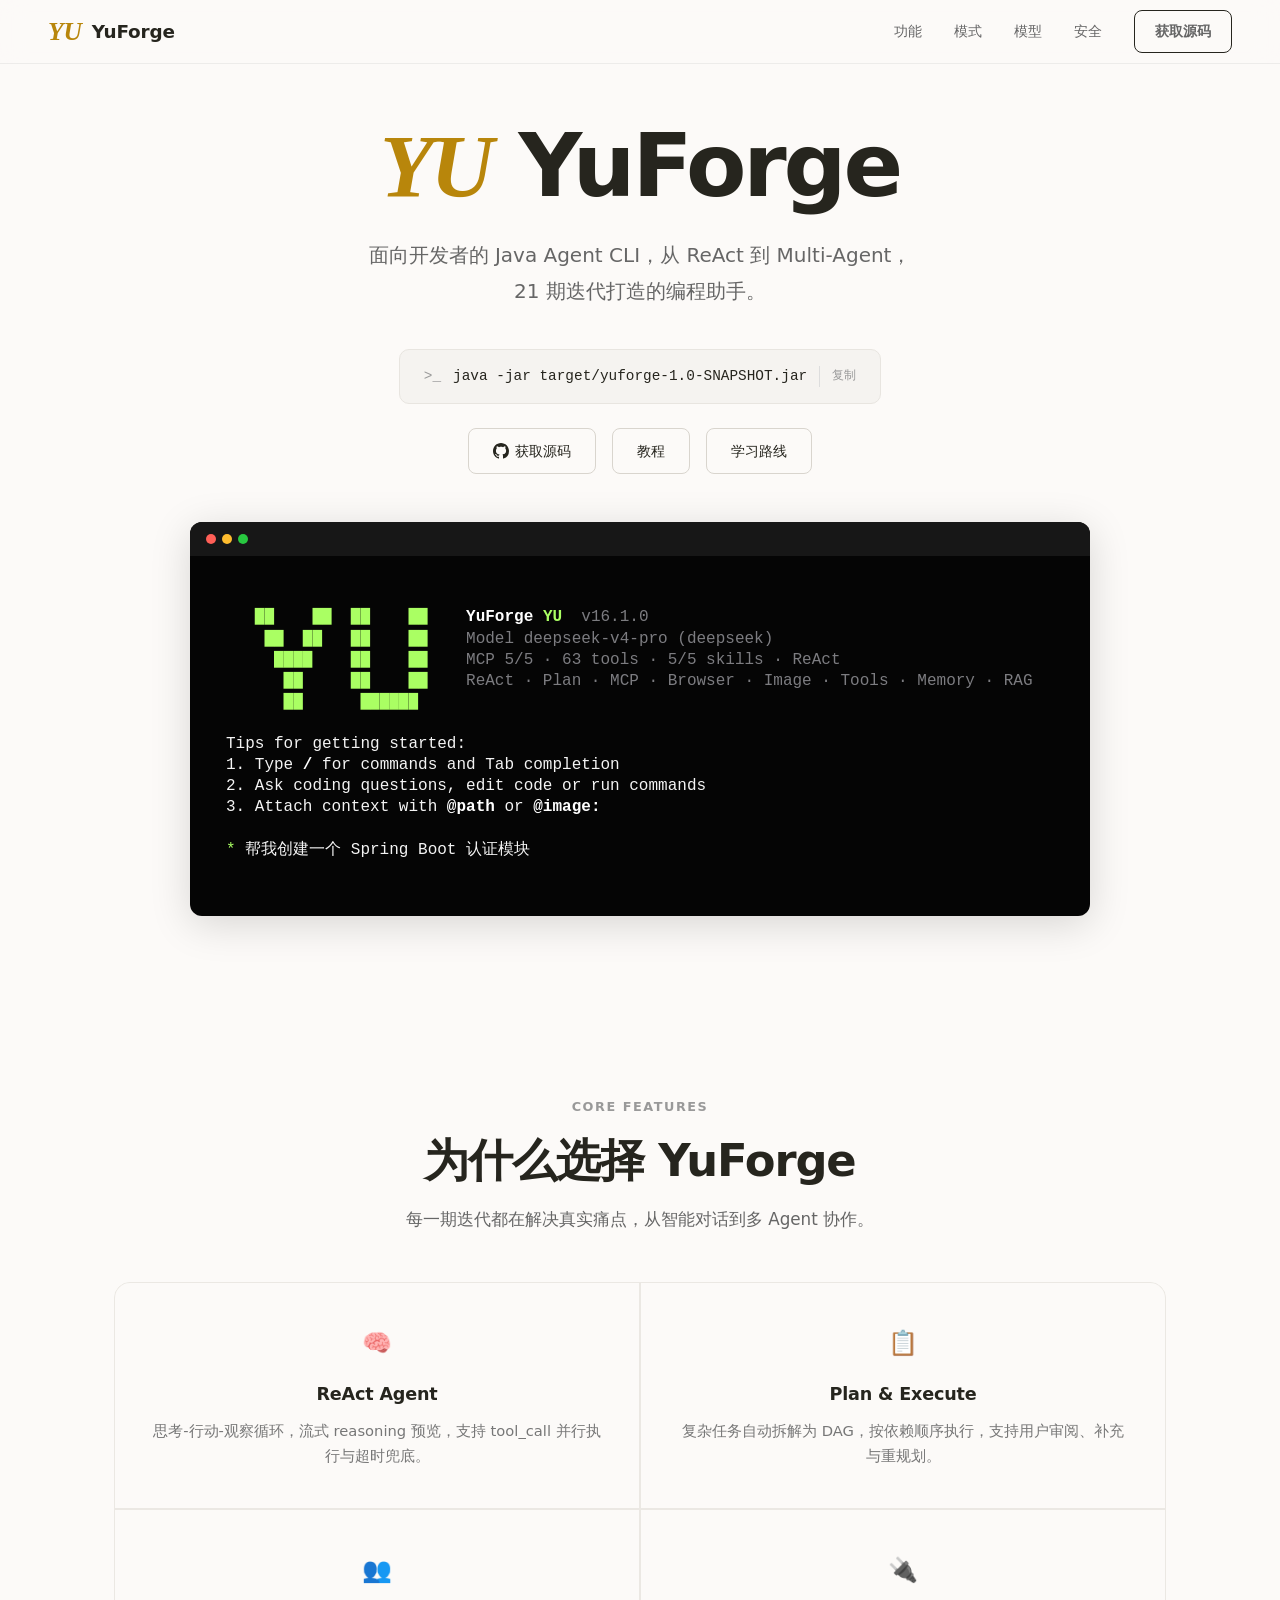
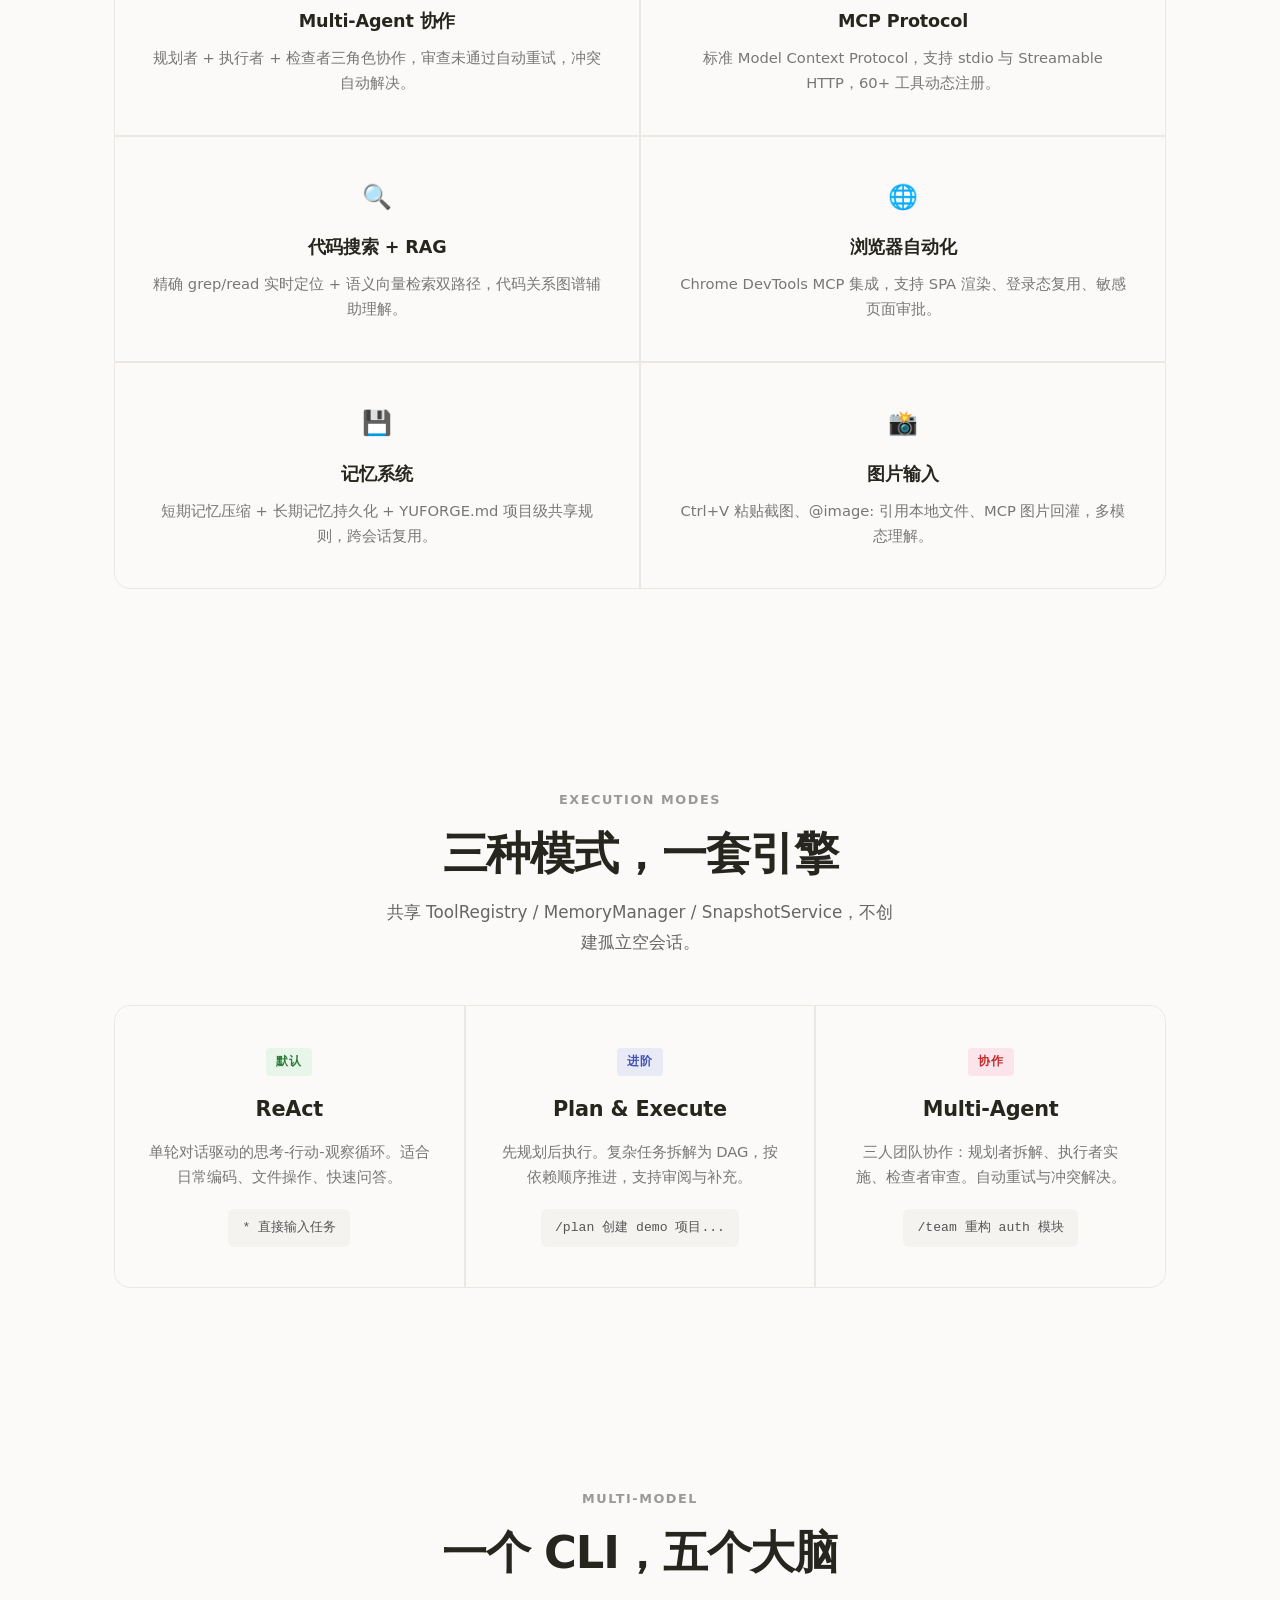
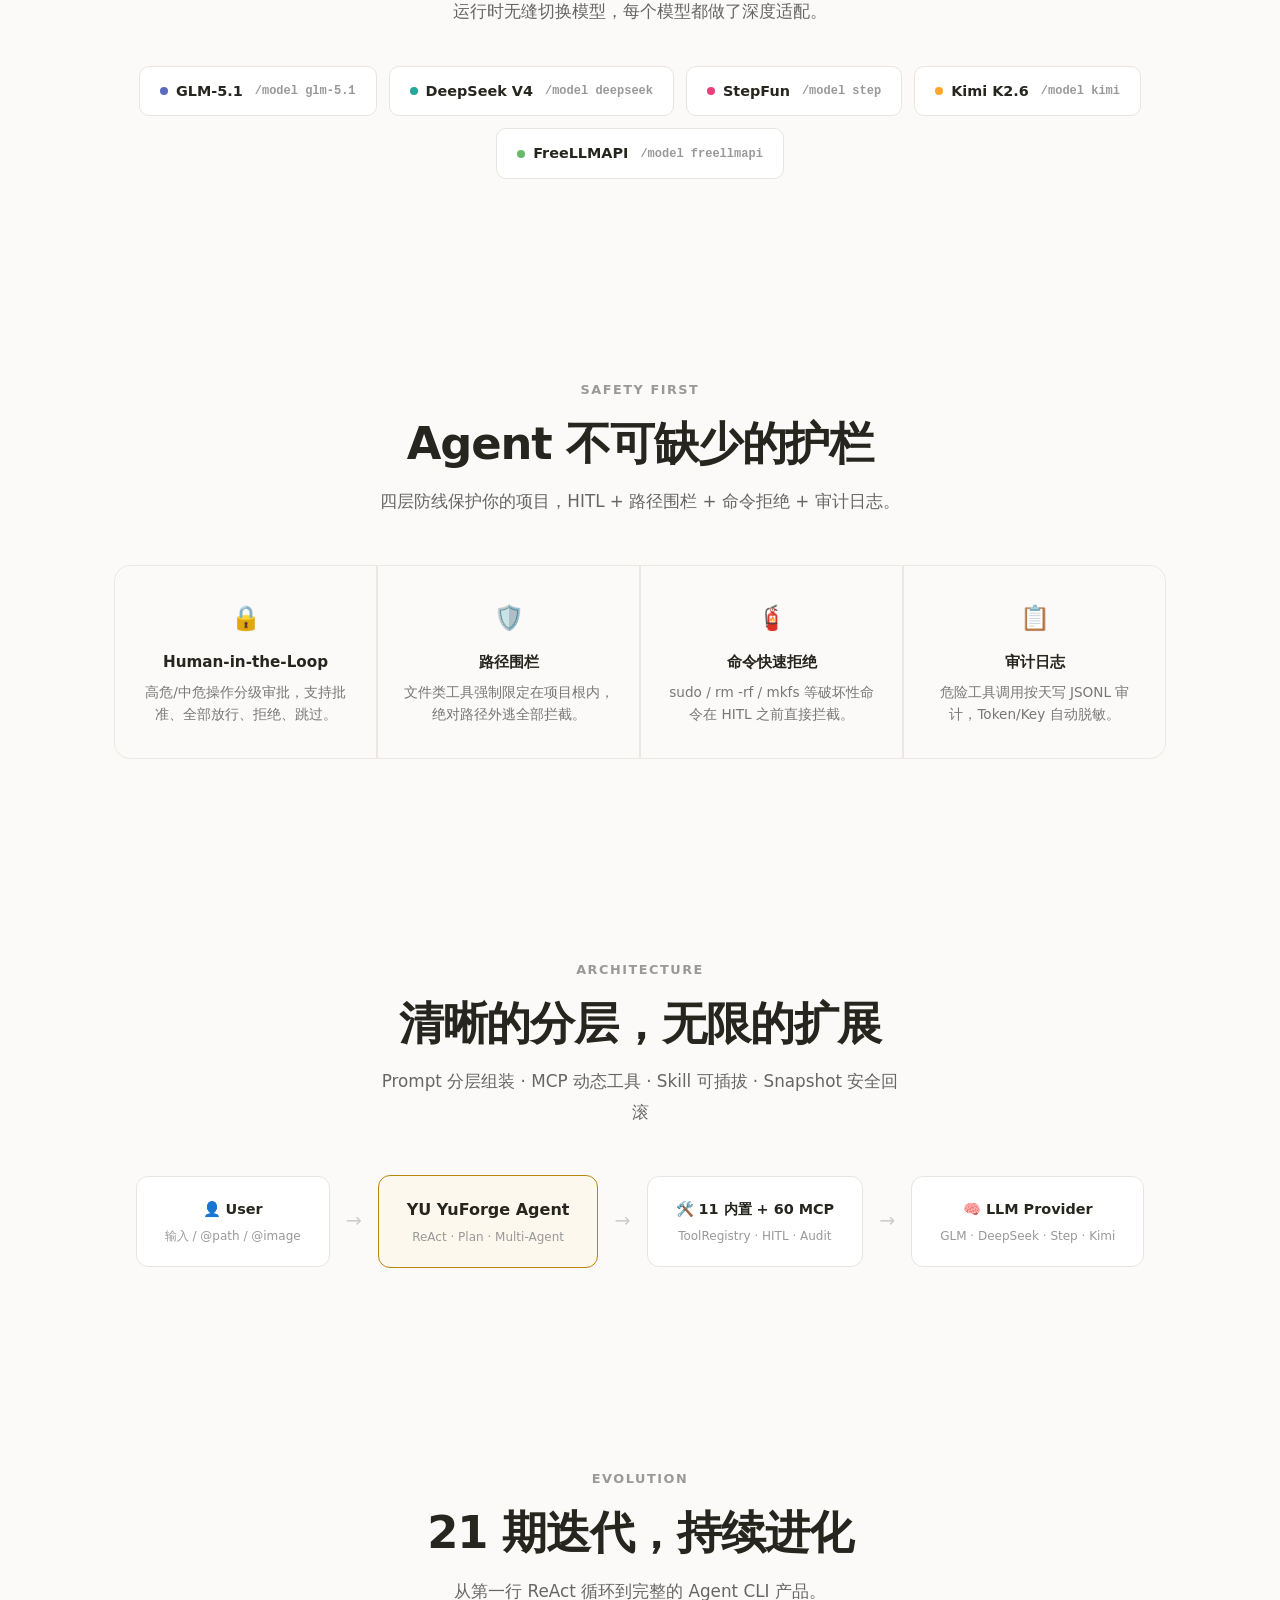
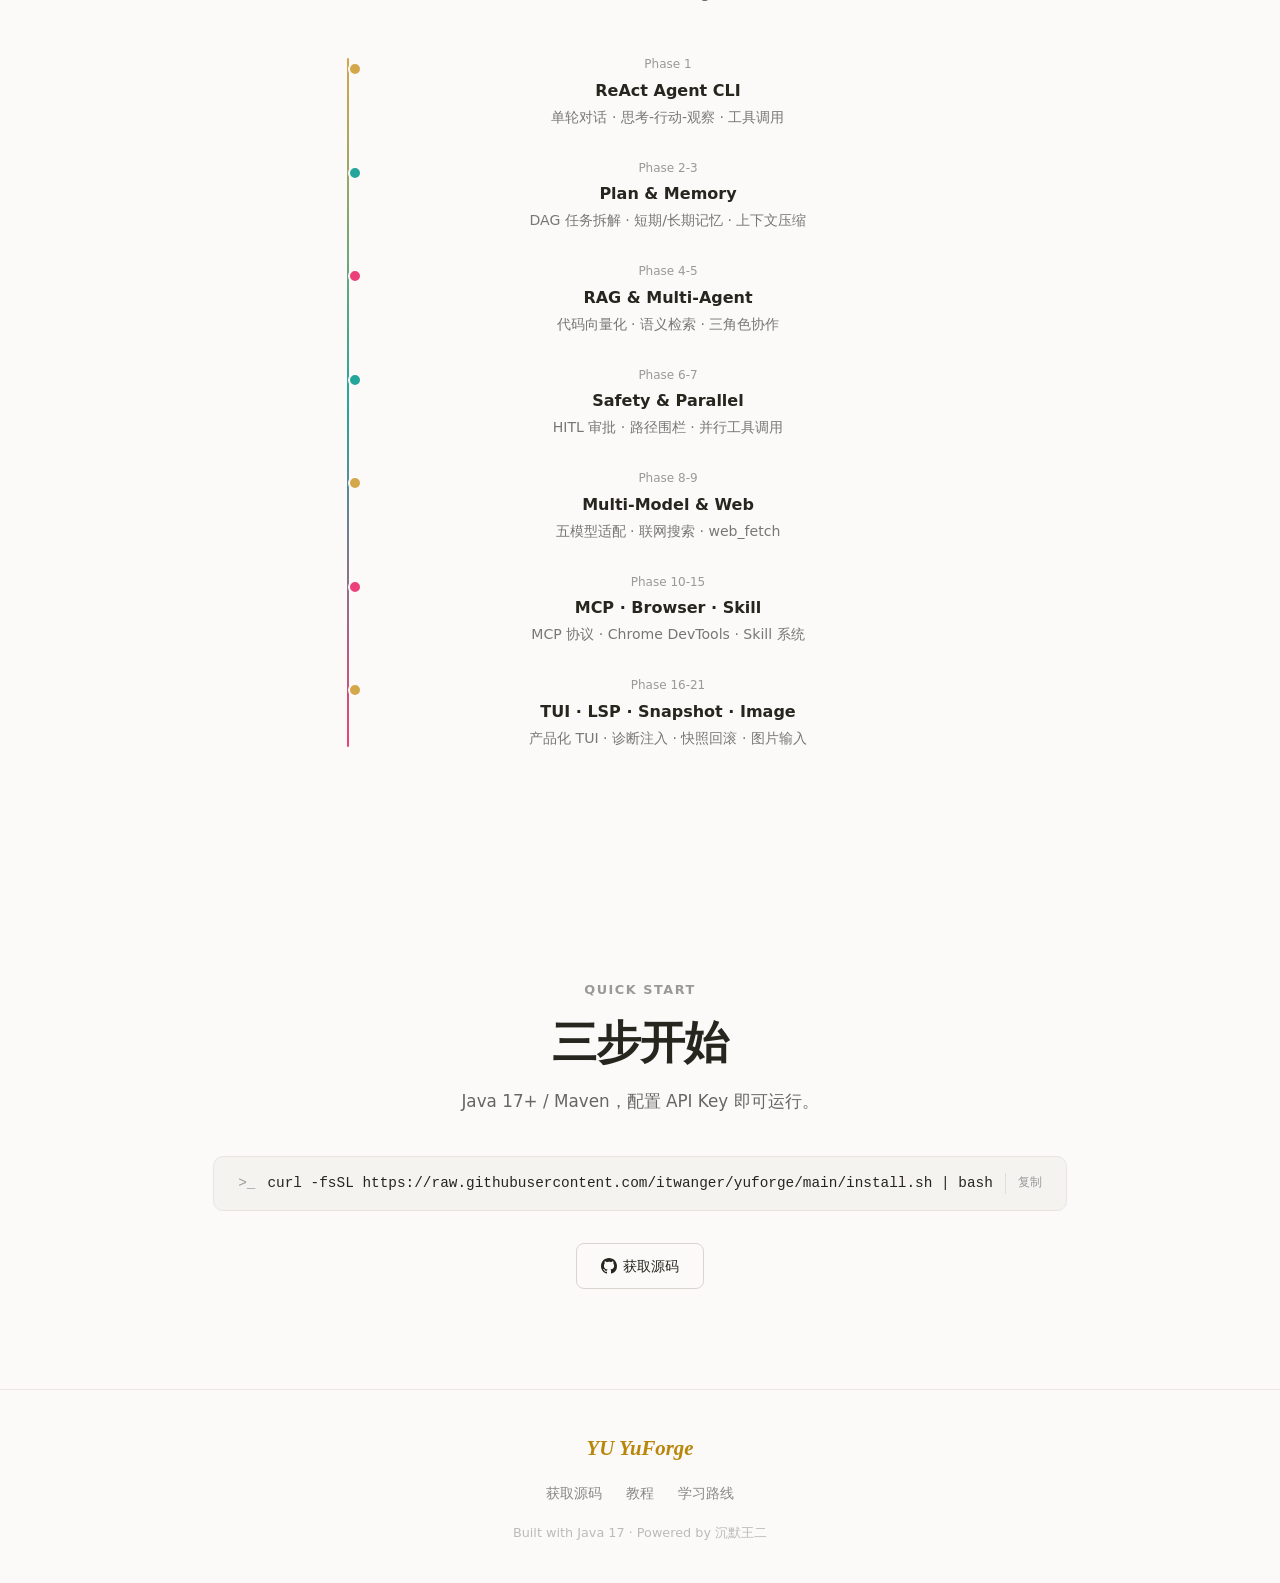
<file: landing/index.html>
<!DOCTYPE html>
<html lang="zh-CN">
<head>
<meta charset="UTF-8">
<meta name="viewport" content="width=device-width, initial-scale=1.0">
<title>YuForge — Java Agent CLI</title>
<link rel="icon" href="data:image/svg+xml,<svg xmlns='http://www.w3.org/2000/svg' viewBox='0 0 100 100'><text y='.9em' font-size='90'>YU</text></svg>">
<style>
* { margin: 0; padding: 0; box-sizing: border-box; }

html { scroll-behavior: smooth; }

body {
  font-family: "PingFang SC", -apple-system, "system-ui", "Segoe UI", Roboto, "Helvetica Neue", Arial, "Microsoft YaHei", sans-serif;
  background: #fcfaf8;
  color: #26251e;
  line-height: 1.7;
  -webkit-font-smoothing: antialiased;
}

a { color: inherit; text-decoration: none; }

/* ═══════════════════════════════════════════
   NAV
   ═══════════════════════════════════════════ */
.nav {
  position: fixed;
  top: 0;
  left: 0;
  right: 0;
  z-index: 100;
  display: flex;
  align-items: center;
  justify-content: space-between;
  padding: 0 48px;
  height: 64px;
  background: rgba(252,250,248,0.85);
  backdrop-filter: blur(12px);
  -webkit-backdrop-filter: blur(12px);
  border-bottom: 1px solid rgba(0,0,0,0.06);
  transition: box-shadow 0.3s;
}

.nav.scrolled { box-shadow: 0 1px 12px rgba(0,0,0,0.06); }

.nav-brand {
  display: flex;
  align-items: center;
  gap: 10px;
  font-size: 1.15rem;
  font-weight: 700;
  letter-spacing: -0.01em;
}

.nav-pi {
  font-family: "Georgia", "Times New Roman", serif;
  font-size: 1.6rem;
  font-style: italic;
  color: #b8860b;
  line-height: 1;
}

.nav-links {
  display: flex;
  align-items: center;
  gap: 32px;
}

.nav-links a {
  font-size: 0.9rem;
  color: #666;
  transition: color 0.2s;
}

.nav-links a:hover { color: #26251e; }

.nav-cta {
  padding: 8px 20px;
  border-radius: 8px;
  font-size: 0.85rem;
  font-weight: 600;
  border: 1px solid #26251e;
  color: #26251e;
  transition: all 0.2s;
}

.nav-cta:hover {
  background: #26251e;
  color: #fcfaf8;
}

/* ═══════════════════════════════════════════
   HERO
   ═══════════════════════════════════════════ */
.hero {
  min-height: 100vh;
  display: flex;
  flex-direction: column;
  align-items: center;
  justify-content: center;
  padding: 120px 24px 80px;
  text-align: center;
  position: relative;
}

.hero-title {
  font-size: clamp(3rem, 7vw, 5.5rem);
  font-weight: 800;
  letter-spacing: -0.035em;
  line-height: 1.05;
  margin-bottom: 24px;
}

.hero-title .pi {
  font-family: "Georgia", "Times New Roman", serif;
  font-style: italic;
  color: #b8860b;
}

.hero-subtitle {
  font-size: clamp(1rem, 2vw, 1.25rem);
  color: #666;
  max-width: 560px;
  margin: 0 auto 40px;
  font-weight: 400;
  line-height: 1.8;
}

/* Install command */
.install-cmd {
  display: inline-flex;
  align-items: center;
  gap: 12px;
  padding: 14px 24px;
  background: #f5f3f0;
  border: 1px solid #e8e5e0;
  border-radius: 10px;
  font-family: "SF Mono", "Fira Code", "Fira Mono", Menlo, Consolas, monospace;
  font-size: 0.9rem;
  color: #26251e;
  cursor: pointer;
  transition: all 0.2s;
  user-select: all;
}

.install-cmd:hover {
  border-color: #ccc;
  background: #efece8;
}

.install-prefix {
  color: #999;
  user-select: none;
}

.install-copy {
  font-size: 0.78rem;
  color: #999;
  border-left: 1px solid #ddd;
  padding-left: 12px;
  user-select: none;
  transition: color 0.2s;
}

.install-copy.copied { color: #2d8a4e; }

/* Links */
.hero-links {
  display: flex;
  gap: 16px;
  margin-top: 24px;
  flex-wrap: wrap;
  justify-content: center;
}

.hero-link {
  padding: 10px 24px;
  border-radius: 8px;
  font-size: 0.9rem;
  font-weight: 500;
  border: 1px solid #d9d5ce;
  color: #26251e;
  transition: all 0.2s;
  display: inline-flex;
  align-items: center;
  gap: 6px;
}

.hero-link:hover {
  border-color: #26251e;
  background: #26251e;
  color: #fcfaf8;
}

.hero-link svg { width: 16px; height: 16px; }

/* ═══════════════════════════════════════════
   SECTION COMMON
   ═══════════════════════════════════════════ */
.section {
  padding: 100px 24px;
  max-width: 1100px;
  margin: 0 auto;
}

.section-center { text-align: center; }

.section-label {
  font-size: 0.8rem;
  font-weight: 600;
  text-transform: uppercase;
  letter-spacing: 0.12em;
  color: #999;
  margin-bottom: 16px;
}

.section-title {
  font-size: clamp(1.8rem, 4vw, 2.8rem);
  font-weight: 800;
  letter-spacing: -0.025em;
  line-height: 1.2;
  margin-bottom: 16px;
}

.section-desc {
  font-size: 1.05rem;
  color: #666;
  max-width: 520px;
  line-height: 1.8;
}

.section-center .section-desc { margin: 0 auto; }

/* ═══════════════════════════════════════════
   FEATURES
   ═══════════════════════════════════════════ */
.features {
  display: grid;
  grid-template-columns: repeat(2, 1fr);
  gap: 2px;
  background: #ebe8e3;
  border: 1px solid #ebe8e3;
  border-radius: 16px;
  overflow: hidden;
  margin-top: 48px;
}

.feature {
  padding: 40px 36px;
  background: #fcfaf8;
  transition: background 0.2s;
}

.feature:hover { background: #f8f6f2; }

.feature-icon {
  font-size: 1.5rem;
  margin-bottom: 16px;
}

.feature-name {
  font-size: 1.1rem;
  font-weight: 700;
  margin-bottom: 8px;
  letter-spacing: -0.01em;
}

.feature-desc {
  font-size: 0.92rem;
  color: #777;
  line-height: 1.7;
}

/* ═══════════════════════════════════════════
   MODES
   ═══════════════════════════════════════════ */
.modes {
  display: grid;
  grid-template-columns: repeat(3, 1fr);
  gap: 2px;
  background: #ebe8e3;
  border: 1px solid #ebe8e3;
  border-radius: 16px;
  overflow: hidden;
  margin-top: 48px;
}

.mode {
  padding: 40px 32px;
  background: #fcfaf8;
  transition: background 0.2s;
}

.mode:hover { background: #f8f6f2; }

.mode-badge {
  display: inline-block;
  font-size: 0.72rem;
  font-weight: 600;
  text-transform: uppercase;
  letter-spacing: 0.08em;
  padding: 4px 10px;
  border-radius: 4px;
  margin-bottom: 16px;
}

.mode-badge.default { background: #e8f5e9; color: #2d7a3a; }
.mode-badge.advanced { background: #e8eaf6; color: #3f51b5; }
.mode-badge.collab { background: #fce4ec; color: #c62828; }

.mode-name {
  font-size: 1.3rem;
  font-weight: 800;
  margin-bottom: 12px;
  letter-spacing: -0.01em;
}

.mode-desc {
  font-size: 0.92rem;
  color: #777;
  line-height: 1.7;
  margin-bottom: 20px;
}

.mode-cmd {
  font-family: "SF Mono", "Fira Code", Menlo, Consolas, monospace;
  font-size: 0.82rem;
  padding: 8px 14px;
  background: #f5f3f0;
  border-radius: 6px;
  color: #555;
  display: inline-block;
}

/* ═══════════════════════════════════════════
   MODELS
   ═══════════════════════════════════════════ */
.models {
  display: flex;
  gap: 12px;
  flex-wrap: wrap;
  justify-content: center;
  margin-top: 40px;
}

.model-chip {
  display: flex;
  align-items: center;
  gap: 8px;
  padding: 12px 20px;
  border-radius: 10px;
  border: 1px solid #e8e5e0;
  font-size: 0.9rem;
  font-weight: 600;
  transition: all 0.2s;
  background: #fff;
}

.model-chip:hover {
  border-color: #ccc;
  box-shadow: 0 2px 8px rgba(0,0,0,0.06);
}

.model-dot {
  width: 8px;
  height: 8px;
  border-radius: 50%;
}

.model-dot.glm { background: #5c6bc0; }
.model-dot.ds { background: #26a69a; }
.model-dot.step { background: #ec407a; }
.model-dot.kimi { background: #ffa726; }
.model-dot.free { background: #66bb6a; }

.model-cmd {
  font-family: "SF Mono", "Fira Code", Menlo, Consolas, monospace;
  font-size: 0.75rem;
  color: #999;
  margin-left: 4px;
}

/* ═══════════════════════════════════════════
   TERMINAL DEMO
   ═══════════════════════════════════════════ */
.terminal {
  max-width: 900px;
  width: 100%;
  margin: 48px auto 0;
  background: #050505;
  border-radius: 12px;
  overflow: hidden;
  box-shadow: 0 8px 40px rgba(0,0,0,0.15);
}

.terminal-bar {
  display: flex;
  align-items: center;
  gap: 6px;
  padding: 12px 16px;
  background: #171717;
}

.terminal-dot {
  width: 10px;
  height: 10px;
  border-radius: 50%;
}
.terminal-dot.r { background: #ff5f57; }
.terminal-dot.y { background: #febc2e; }
.terminal-dot.g { background: #28c840; }

.terminal-body {
  padding: 30px 36px 28px;
  font-family: "SF Mono", "Fira Code", Menlo, Consolas, monospace;
  font-size: clamp(0.76rem, 1.35vw, 1rem);
  line-height: 1.32;
  color: #f4f4f4;
  text-align: left;
  min-height: 360px;
  overflow-x: auto;
}

.terminal-body > div { white-space: pre; }

.t-logo { color: #aaff63; font-weight: 800; }
.t-pi { color: #aaff63; font-weight: 800; }
.t-strong { color: #fff; font-weight: 800; }
.t-dim { color: #7c7c80; }
.t-green { color: #aaff63; }
.t-blue { color: #64b5f6; }
.t-prompt { color: #aaff63; }
.t-cursor {
  display: inline-block;
  width: 7px;
  height: 1em;
  background: #81c784;
  animation: blink 1s step-end infinite;
  vertical-align: text-bottom;
}

@keyframes blink { 50% { opacity: 0; } }

/* ═══════════════════════════════════════════
   SAFETY
   ═══════════════════════════════════════════ */
.safety-grid {
  display: grid;
  grid-template-columns: repeat(4, 1fr);
  gap: 2px;
  background: #ebe8e3;
  border: 1px solid #ebe8e3;
  border-radius: 16px;
  overflow: hidden;
  margin-top: 48px;
}

.safety {
  padding: 32px 24px;
  background: #fcfaf8;
  transition: background 0.2s;
}

.safety:hover { background: #f8f6f2; }

.safety-icon { font-size: 1.5rem; margin-bottom: 12px; }

.safety-name {
  font-size: 0.95rem;
  font-weight: 700;
  margin-bottom: 6px;
}

.safety-desc {
  font-size: 0.85rem;
  color: #777;
  line-height: 1.6;
}

/* ═══════════════════════════════════════════
   ARCHITECTURE
   ═══════════════════════════════════════════ */
.arch {
  display: flex;
  align-items: center;
  justify-content: center;
  gap: 16px;
  margin-top: 48px;
  flex-wrap: wrap;
}

.arch-node {
  padding: 20px 28px;
  border-radius: 12px;
  text-align: center;
  font-weight: 600;
  font-size: 0.9rem;
  border: 1px solid #e8e5e0;
  background: #fff;
  min-width: 150px;
  transition: all 0.2s;
}

.arch-node:hover {
  box-shadow: 0 4px 16px rgba(0,0,0,0.06);
  transform: translateY(-2px);
}

.arch-node.primary {
  border-color: #b8860b;
  background: #fdf8ed;
  font-size: 1rem;
}

.arch-sub {
  font-size: 0.75rem;
  color: #999;
  font-weight: 400;
  margin-top: 4px;
}

.arch-arrow {
  font-size: 1.2rem;
  color: #ccc;
}

/* ═══════════════════════════════════════════
   TIMELINE
   ═══════════════════════════════════════════ */
.timeline {
  position: relative;
  padding-left: 32px;
  max-width: 600px;
  margin: 48px auto 0;
}

.timeline::before {
  content: '';
  position: absolute;
  left: 7px;
  top: 4px;
  bottom: 4px;
  width: 2px;
  background: linear-gradient(180deg, #d4a74a, #26a69a, #ec407a);
  border-radius: 1px;
}

.tl-item {
  position: relative;
  margin-bottom: 28px;
  padding-left: 24px;
}

.tl-item::before {
  content: '';
  position: absolute;
  left: -24px;
  top: 8px;
  width: 10px;
  height: 10px;
  border-radius: 50%;
  background: #d4a74a;
  border: 2px solid #fcfaf8;
}

.tl-item:nth-child(even)::before { background: #26a69a; }
.tl-item:nth-child(3n)::before { background: #ec407a; }

.tl-phase {
  font-size: 0.75rem;
  color: #999;
  font-weight: 500;
  margin-bottom: 2px;
}

.tl-title {
  font-weight: 700;
  font-size: 1rem;
  margin-bottom: 2px;
}

.tl-desc {
  font-size: 0.88rem;
  color: #777;
}

/* ═══════════════════════════════════════════
   FOOTER
   ═══════════════════════════════════════════ */
.footer {
  border-top: 1px solid #ebe8e3;
  padding: 40px 24px;
  text-align: center;
}

.footer-brand {
  font-family: "Georgia", "Times New Roman", serif;
  font-size: 1.3rem;
  font-style: italic;
  font-weight: 700;
  color: #b8860b;
  margin-bottom: 16px;
}

.footer-links {
  display: flex;
  gap: 24px;
  justify-content: center;
  margin-bottom: 16px;
}

.footer-links a {
  font-size: 0.88rem;
  color: #888;
  transition: color 0.2s;
}

.footer-links a:hover { color: #26251e; }

.footer-copy {
  font-size: 0.8rem;
  color: #bbb;
}

/* ═══════════════════════════════════════════
   SCROLL ANIMATIONS
   ═══════════════════════════════════════════ */
.reveal {
  opacity: 0;
  transform: translateY(20px);
  transition: opacity 0.6s ease, transform 0.6s ease;
}

.reveal.visible {
  opacity: 1;
  transform: translateY(0);
}

/* ═══════════════════════════════════════════
   RESPONSIVE
   ═══════════════════════════════════════════ */
@media (max-width: 900px) {
  .features { grid-template-columns: 1fr; }
  .modes { grid-template-columns: 1fr; }
  .safety-grid { grid-template-columns: repeat(2, 1fr); }
  .arch { flex-direction: column; }
  .arch-arrow { transform: rotate(90deg); }
  .nav { padding: 0 24px; }
  .nav-links { gap: 20px; }
  .section { padding: 64px 20px; }
}

@media (max-width: 600px) {
  .safety-grid { grid-template-columns: 1fr; }
  .hero-title { font-size: 2.5rem; }
  .install-cmd { font-size: 0.78rem; padding: 12px 16px; }
  .nav-links a:not(.nav-cta) { display: none; }
  .terminal-body { padding: 22px 18px; min-height: 330px; }
}
</style>
</head>
<body>

<!-- NAV -->
<nav class="nav" id="nav">
  <div class="nav-brand">
    <span class="nav-pi">YU</span>
    YuForge
  </div>
  <div class="nav-links">
    <a href="#features">功能</a>
    <a href="#modes">模式</a>
    <a href="#models">模型</a>
    <a href="#safety">安全</a>
    <a href="https://paicoding.com/ai-agent-projects-guide" class="nav-cta">获取源码</a>
  </div>
</nav>

<!-- HERO -->
<section class="hero">
  <h1 class="hero-title">
    <span class="pi">YU</span> YuForge
  </h1>
  <p class="hero-subtitle">
    面向开发者的 Java Agent CLI，从 ReAct 到 Multi-Agent，21 期迭代打造的编程助手。
  </p>

  <div class="install-cmd" id="installCmd" onclick="copyInstall()">
    <span class="install-prefix">>_</span>
    <span>java -jar target/yuforge-1.0-SNAPSHOT.jar</span>
    <span class="install-copy" id="copyText">复制</span>
  </div>

  <div class="hero-links">
    <a href="https://paicoding.com/ai-agent-projects-guide" class="hero-link">
      <svg viewBox="0 0 24 24" fill="currentColor"><path d="M12 0C5.37 0 0 5.37 0 12c0 5.31 3.435 9.795 8.205 11.385.6.105.825-.255.825-.57 0-.285-.015-1.23-.015-2.235-3.015.555-3.795-.735-4.035-1.41-.135-.345-.72-1.41-1.23-1.695-.42-.225-1.02-.78-.015-.795.945-.015 1.62.87 1.845 1.23 1.08 1.815 2.805 1.305 3.495.99.105-.78.42-1.305.765-1.605-2.67-.3-5.46-1.335-5.46-5.925 0-1.305.465-2.385 1.23-3.225-.12-.3-.54-1.53.12-3.18 0 0 1.005-.315 3.3 1.23.96-.27 1.98-.405 3-.405s2.04.135 3 .405c2.295-1.56 3.3-1.23 3.3-1.23.66 1.65.24 2.88.12 3.18.765.84 1.23 1.905 1.23 3.225 0 4.605-2.805 5.625-5.475 5.925.435.375.81 1.095.81 2.22 0 1.605-.015 2.895-.015 3.3 0 .315.225.69.825.57A12.02 12.02 0 0024 12c0-6.63-5.37-12-12-12z"/></svg>
      获取源码
    </a>
    <a href="https://paicoding.com/column/yuforge" class="hero-link">教程</a>
    <a href="https://paicoding.com/yuforge-learning-path" class="hero-link">学习路线</a>
  </div>

  <!-- Terminal -->
  <div class="terminal" id="terminalWrap">
    <div class="terminal-bar">
      <span class="terminal-dot r"></span>
      <span class="terminal-dot y"></span>
      <span class="terminal-dot g"></span>
    </div>
    <div class="terminal-body" id="terminal"></div>
  </div>
</section>

<!-- FEATURES -->
<section class="section section-center" id="features">
  <div class="section-label reveal">Core Features</div>
  <h2 class="section-title reveal">为什么选择 YuForge</h2>
  <p class="section-desc reveal">每一期迭代都在解决真实痛点，从智能对话到多 Agent 协作。</p>

  <div class="features">
    <div class="feature reveal">
      <div class="feature-icon">🧠</div>
      <div class="feature-name">ReAct Agent</div>
      <div class="feature-desc">思考-行动-观察循环，流式 reasoning 预览，支持 tool_call 并行执行与超时兜底。</div>
    </div>
    <div class="feature reveal">
      <div class="feature-icon">📋</div>
      <div class="feature-name">Plan & Execute</div>
      <div class="feature-desc">复杂任务自动拆解为 DAG，按依赖顺序执行，支持用户审阅、补充与重规划。</div>
    </div>
    <div class="feature reveal">
      <div class="feature-icon">👥</div>
      <div class="feature-name">Multi-Agent 协作</div>
      <div class="feature-desc">规划者 + 执行者 + 检查者三角色协作，审查未通过自动重试，冲突自动解决。</div>
    </div>
    <div class="feature reveal">
      <div class="feature-icon">🔌</div>
      <div class="feature-name">MCP Protocol</div>
      <div class="feature-desc">标准 Model Context Protocol，支持 stdio 与 Streamable HTTP，60+ 工具动态注册。</div>
    </div>
    <div class="feature reveal">
      <div class="feature-icon">🔍</div>
      <div class="feature-name">代码搜索 + RAG</div>
      <div class="feature-desc">精确 grep/read 实时定位 + 语义向量检索双路径，代码关系图谱辅助理解。</div>
    </div>
    <div class="feature reveal">
      <div class="feature-icon">🌐</div>
      <div class="feature-name">浏览器自动化</div>
      <div class="feature-desc">Chrome DevTools MCP 集成，支持 SPA 渲染、登录态复用、敏感页面审批。</div>
    </div>
    <div class="feature reveal">
      <div class="feature-icon">💾</div>
      <div class="feature-name">记忆系统</div>
      <div class="feature-desc">短期记忆压缩 + 长期记忆持久化 + YUFORGE.md 项目级共享规则，跨会话复用。</div>
    </div>
    <div class="feature reveal">
      <div class="feature-icon">📸</div>
      <div class="feature-name">图片输入</div>
      <div class="feature-desc">Ctrl+V 粘贴截图、@image: 引用本地文件、MCP 图片回灌，多模态理解。</div>
    </div>
  </div>
</section>

<!-- MODES -->
<section class="section section-center" id="modes">
  <div class="section-label reveal">Execution Modes</div>
  <h2 class="section-title reveal">三种模式，一套引擎</h2>
  <p class="section-desc reveal">共享 ToolRegistry / MemoryManager / SnapshotService，不创建孤立空会话。</p>

  <div class="modes">
    <div class="mode reveal">
      <span class="mode-badge default">默认</span>
      <div class="mode-name">ReAct</div>
      <div class="mode-desc">单轮对话驱动的思考-行动-观察循环。适合日常编码、文件操作、快速问答。</div>
      <div class="mode-cmd">* 直接输入任务</div>
    </div>
    <div class="mode reveal">
      <span class="mode-badge advanced">进阶</span>
      <div class="mode-name">Plan & Execute</div>
      <div class="mode-desc">先规划后执行。复杂任务拆解为 DAG，按依赖顺序推进，支持审阅与补充。</div>
      <div class="mode-cmd">/plan 创建 demo 项目...</div>
    </div>
    <div class="mode reveal">
      <span class="mode-badge collab">协作</span>
      <div class="mode-name">Multi-Agent</div>
      <div class="mode-desc">三人团队协作：规划者拆解、执行者实施、检查者审查。自动重试与冲突解决。</div>
      <div class="mode-cmd">/team 重构 auth 模块</div>
    </div>
  </div>
</section>

<!-- MODELS -->
<section class="section section-center" id="models">
  <div class="section-label reveal">Multi-Model</div>
  <h2 class="section-title reveal">一个 CLI，五个大脑</h2>
  <p class="section-desc reveal">运行时无缝切换模型，每个模型都做了深度适配。</p>

  <div class="models reveal">
    <div class="model-chip">
      <span class="model-dot glm"></span>
      GLM-5.1
      <span class="model-cmd">/model glm-5.1</span>
    </div>
    <div class="model-chip">
      <span class="model-dot ds"></span>
      DeepSeek V4
      <span class="model-cmd">/model deepseek</span>
    </div>
    <div class="model-chip">
      <span class="model-dot step"></span>
      StepFun
      <span class="model-cmd">/model step</span>
    </div>
    <div class="model-chip">
      <span class="model-dot kimi"></span>
      Kimi K2.6
      <span class="model-cmd">/model kimi</span>
    </div>
    <div class="model-chip">
      <span class="model-dot free"></span>
      FreeLLMAPI
      <span class="model-cmd">/model freellmapi</span>
    </div>
  </div>
</section>

<!-- SAFETY -->
<section class="section section-center" id="safety">
  <div class="section-label reveal">Safety First</div>
  <h2 class="section-title reveal">Agent 不可缺少的护栏</h2>
  <p class="section-desc reveal">四层防线保护你的项目，HITL + 路径围栏 + 命令拒绝 + 审计日志。</p>

  <div class="safety-grid">
    <div class="safety reveal">
      <div class="safety-icon">🔒</div>
      <div class="safety-name">Human-in-the-Loop</div>
      <div class="safety-desc">高危/中危操作分级审批，支持批准、全部放行、拒绝、跳过。</div>
    </div>
    <div class="safety reveal">
      <div class="safety-icon">🛡️</div>
      <div class="safety-name">路径围栏</div>
      <div class="safety-desc">文件类工具强制限定在项目根内，绝对路径外逃全部拦截。</div>
    </div>
    <div class="safety reveal">
      <div class="safety-icon">🧯</div>
      <div class="safety-name">命令快速拒绝</div>
      <div class="safety-desc">sudo / rm -rf / mkfs 等破坏性命令在 HITL 之前直接拦截。</div>
    </div>
    <div class="safety reveal">
      <div class="safety-icon">📋</div>
      <div class="safety-name">审计日志</div>
      <div class="safety-desc">危险工具调用按天写 JSONL 审计，Token/Key 自动脱敏。</div>
    </div>
  </div>
</section>

<!-- ARCHITECTURE -->
<section class="section section-center" id="arch">
  <div class="section-label reveal">Architecture</div>
  <h2 class="section-title reveal">清晰的分层，无限的扩展</h2>
  <p class="section-desc reveal">Prompt 分层组装 · MCP 动态工具 · Skill 可插拔 · Snapshot 安全回滚</p>

  <div class="arch reveal">
    <div class="arch-node">
      👤 User
      <div class="arch-sub">输入 / @path / @image</div>
    </div>
    <div class="arch-arrow">→</div>
    <div class="arch-node primary">
      YU YuForge Agent
      <div class="arch-sub">ReAct · Plan · Multi-Agent</div>
    </div>
    <div class="arch-arrow">→</div>
    <div class="arch-node">
      🛠️ 11 内置 + 60 MCP
      <div class="arch-sub">ToolRegistry · HITL · Audit</div>
    </div>
    <div class="arch-arrow">→</div>
    <div class="arch-node">
      🧠 LLM Provider
      <div class="arch-sub">GLM · DeepSeek · Step · Kimi</div>
    </div>
  </div>
</section>

<!-- TIMELINE -->
<section class="section section-center" id="timeline">
  <div class="section-label reveal">Evolution</div>
  <h2 class="section-title reveal">21 期迭代，持续进化</h2>
  <p class="section-desc reveal">从第一行 ReAct 循环到完整的 Agent CLI 产品。</p>

  <div class="timeline reveal">
    <div class="tl-item">
      <div class="tl-phase">Phase 1</div>
      <div class="tl-title">ReAct Agent CLI</div>
      <div class="tl-desc">单轮对话 · 思考-行动-观察 · 工具调用</div>
    </div>
    <div class="tl-item">
      <div class="tl-phase">Phase 2-3</div>
      <div class="tl-title">Plan & Memory</div>
      <div class="tl-desc">DAG 任务拆解 · 短期/长期记忆 · 上下文压缩</div>
    </div>
    <div class="tl-item">
      <div class="tl-phase">Phase 4-5</div>
      <div class="tl-title">RAG & Multi-Agent</div>
      <div class="tl-desc">代码向量化 · 语义检索 · 三角色协作</div>
    </div>
    <div class="tl-item">
      <div class="tl-phase">Phase 6-7</div>
      <div class="tl-title">Safety & Parallel</div>
      <div class="tl-desc">HITL 审批 · 路径围栏 · 并行工具调用</div>
    </div>
    <div class="tl-item">
      <div class="tl-phase">Phase 8-9</div>
      <div class="tl-title">Multi-Model & Web</div>
      <div class="tl-desc">五模型适配 · 联网搜索 · web_fetch</div>
    </div>
    <div class="tl-item">
      <div class="tl-phase">Phase 10-15</div>
      <div class="tl-title">MCP · Browser · Skill</div>
      <div class="tl-desc">MCP 协议 · Chrome DevTools · Skill 系统</div>
    </div>
    <div class="tl-item">
      <div class="tl-phase">Phase 16-21</div>
      <div class="tl-title">TUI · LSP · Snapshot · Image</div>
      <div class="tl-desc">产品化 TUI · 诊断注入 · 快照回滚 · 图片输入</div>
    </div>
  </div>
</section>

<!-- QUICK START -->
<section class="section section-center" id="start">
  <div class="section-label reveal">Quick Start</div>
  <h2 class="section-title reveal">三步开始</h2>
  <p class="section-desc reveal">Java 17+ / Maven，配置 API Key 即可运行。</p>

  <div class="install-cmd reveal" style="margin-top: 40px;" onclick="copyInstall()">
    <span class="install-prefix">>_</span>
    <span>curl -fsSL https://raw.githubusercontent.com/itwanger/yuforge/main/install.sh | bash</span>
    <span class="install-copy">复制</span>
  </div>

  <div class="hero-links reveal" style="margin-top: 32px;">
    <a href="https://paicoding.com/ai-agent-projects-guide" class="hero-link">
      <svg viewBox="0 0 24 24" fill="currentColor" width="16" height="16"><path d="M12 0C5.37 0 0 5.37 0 12c0 5.31 3.435 9.795 8.205 11.385.6.105.825-.255.825-.57 0-.285-.015-1.23-.015-2.235-3.015.555-3.795-.735-4.035-1.41-.135-.345-.72-1.41-1.23-1.695-.42-.225-1.02-.78-.015-.795.945-.015 1.62.87 1.845 1.23 1.08 1.815 2.805 1.305 3.495.99.105-.78.42-1.305.765-1.605-2.67-.3-5.46-1.335-5.46-5.925 0-1.305.465-2.385 1.23-3.225-.12-.3-.54-1.53.12-3.18 0 0 1.005-.315 3.3 1.23.96-.27 1.98-.405 3-.405s2.04.135 3 .405c2.295-1.56 3.3-1.23 3.3-1.23.66 1.65.24 2.88.12 3.18.765.84 1.23 1.905 1.23 3.225 0 4.605-2.805 5.625-5.475 5.925.435.375.81 1.095.81 2.22 0 1.605-.015 2.895-.015 3.3 0 .315.225.69.825.57A12.02 12.02 0 0024 12c0-6.63-5.37-12-12-12z"/></svg>
      获取源码
    </a>
  </div>
</section>

<!-- FOOTER -->
<footer class="footer">
  <div class="footer-brand">YU YuForge</div>
  <div class="footer-links">
    <a href="https://paicoding.com/ai-agent-projects-guide">获取源码</a>
    <a href="https://paicoding.com/column/yuforge">教程</a>
    <a href="https://paicoding.com/yuforge-learning-path">学习路线</a>
  </div>
  <div class="footer-copy">Built with Java 17 · Powered by 沉默王二</div>
</footer>

<script>
// Nav scroll effect
const nav = document.getElementById('nav');
window.addEventListener('scroll', () => {
  nav.classList.toggle('scrolled', window.scrollY > 20);
});

// Copy install command
function copyInstall() {
  const cmd = 'java -jar target/yuforge-1.0-SNAPSHOT.jar';
  navigator.clipboard.writeText(cmd).then(() => {
    const el = document.getElementById('copyText');
    if (el) { el.textContent = '已复制'; el.classList.add('copied'); }
  });
}

// Scroll reveal
const observer = new IntersectionObserver((entries) => {
  entries.forEach(e => { if (e.isIntersecting) e.target.classList.add('visible'); });
}, { threshold: 0.1, rootMargin: '0px 0px -40px 0px' });
document.querySelectorAll('.reveal').forEach(el => observer.observe(el));

// Terminal animation
const desktopLines = [
  { t: '', d: 0 },
  { t: '   <span class="t-logo">██    ██  ██    ██</span>    <span class="t-strong">YuForge</span> <span class="t-pi">YU</span>  <span class="t-dim">v16.1.0</span>', d: 0 },
  { t: '   <span class="t-logo"> ██  ██   ██    ██</span>    <span class="t-dim">Model deepseek-v4-pro (deepseek)</span>', d: 80 },
  { t: '   <span class="t-logo">  ████    ██    ██</span>    <span class="t-dim">MCP 5/5 · 63 tools · 5/5 skills · ReAct</span>', d: 160 },
  { t: '   <span class="t-logo">   ██     ██    ██</span>    <span class="t-dim">ReAct · Plan · MCP · Browser · Image · Tools · Memory · RAG</span>', d: 240 },
  { t: '   <span class="t-logo">   ██      ██████ </span>', d: 320 },
  { t: '', d: 450 },
  { t: 'Tips for getting started:', d: 500 },
  { t: '1. Type <span class="t-strong">/</span> for commands and Tab completion', d: 560 },
  { t: '2. Ask coding questions, edit code or run commands', d: 620 },
  { t: '3. Attach context with <span class="t-strong">@path</span> or <span class="t-strong">@image:</span>', d: 680 },
  { t: '', d: 600 },
  { t: '<span class="t-prompt">*</span> 帮我创建一个 Spring Boot 认证模块', d: 800 },
  { t: '', d: 1000 },
  { t: '<span class="t-dim">🧠 Thinking...</span>', d: 1200 },
  { t: '<span class="t-dim">  ├─ plan: 拆解为 4 个子任务</span>', d: 1600 },
  { t: '<span class="t-dim">  ├─ create_project: spring-boot-auth</span>', d: 2000 },
  { t: '<span class="t-dim">  ├─ write_file: SecurityConfig.java</span>', d: 2400 },
  { t: '<span class="t-dim">  └─ execute_command: mvn compile</span>', d: 2800 },
  { t: '', d: 3000 },
  { t: '<span class="t-green">✓</span> <span class="t-dim">Spring Boot 3.2 + JWT 认证模块创建完成</span>', d: 3200 },
];

const mobileLines = [
  { t: '', d: 0 },
  { t: ' <span class="t-logo">██    ██  ██    ██</span>  <span class="t-strong">YuForge</span> <span class="t-pi">YU</span> <span class="t-dim">v16.1.0</span>', d: 0 },
  { t: ' <span class="t-logo"> ██  ██   ██    ██</span>  <span class="t-dim">deepseek-v4-pro</span>', d: 80 },
  { t: ' <span class="t-logo">  ████    ██    ██</span>  <span class="t-dim">MCP 5/5 · 63 tools</span>', d: 160 },
  { t: ' <span class="t-logo">   ██     ██    ██</span>  <span class="t-dim">5/5 skills · ReAct</span>', d: 240 },
  { t: ' <span class="t-logo">   ██      ██████ </span>  <span class="t-dim">Plan · MCP · Browser · RAG</span>', d: 320 },
  { t: '', d: 450 },
  { t: 'Tips for getting started:', d: 500 },
  { t: '1. Type <span class="t-strong">/</span> for commands', d: 560 },
  { t: '2. Ask questions or run commands', d: 620 },
  { t: '3. Attach <span class="t-strong">@path</span> or <span class="t-strong">@image:</span>', d: 680 },
  { t: '', d: 600 },
  { t: '<span class="t-prompt">*</span> 创建 Spring Boot 认证模块', d: 800 },
  { t: '', d: 1000 },
  { t: '<span class="t-dim">🧠 Thinking...</span>', d: 1200 },
  { t: '<span class="t-dim">  ├─ plan: 4 个子任务</span>', d: 1600 },
  { t: '<span class="t-dim">  ├─ create_project</span>', d: 2000 },
  { t: '<span class="t-dim">  ├─ write_file</span>', d: 2400 },
  { t: '<span class="t-dim">  └─ mvn compile</span>', d: 2800 },
  { t: '', d: 3000 },
  { t: '<span class="t-green">✓</span> <span class="t-dim">JWT 认证模块创建完成</span>', d: 3200 },
];

const lines = window.matchMedia('(max-width: 600px)').matches ? mobileLines : desktopLines;
const term = document.getElementById('terminal');
let idx = 0;

function addLine() {
  if (idx >= lines.length) {
    const c = document.createElement('div');
    c.innerHTML = '<span class="t-prompt">*</span> <span class="t-cursor"></span>';
    c.style.marginTop = '8px';
    term.appendChild(c);
    return;
  }
  const l = lines[idx];
  const d = document.createElement('div');
  d.innerHTML = l.t || '&nbsp;';
  d.style.opacity = '0';
  d.style.transition = 'opacity 0.25s';
  term.appendChild(d);
  requestAnimationFrame(() => d.style.opacity = '1');
  idx++;
  setTimeout(addLine, l.d > 0 ? Math.min(l.d, 150) : 60);
}

const termObs = new IntersectionObserver(e => {
  if (e[0].isIntersecting) { setTimeout(addLine, 400); termObs.disconnect(); }
}, { threshold: 0.2 });
termObs.observe(document.getElementById('terminalWrap'));
</script>
</body>
</html>
</file>
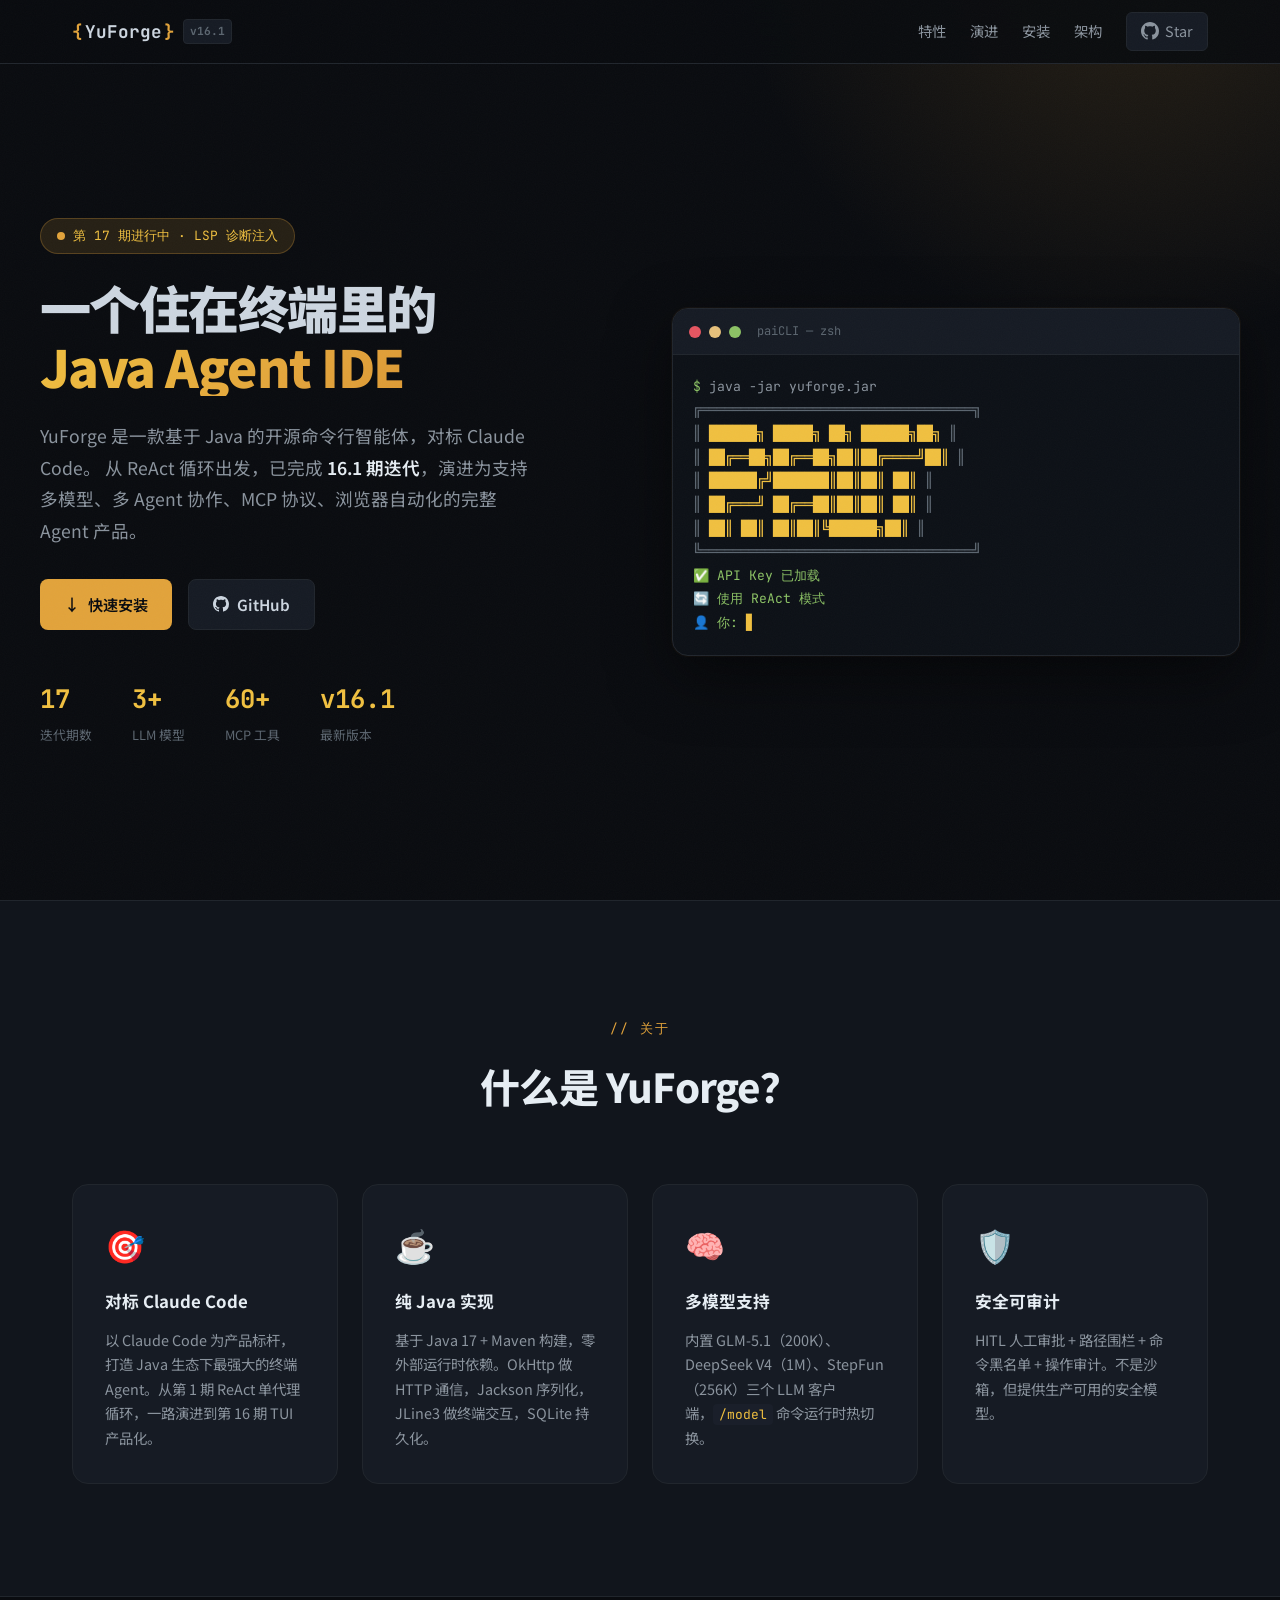
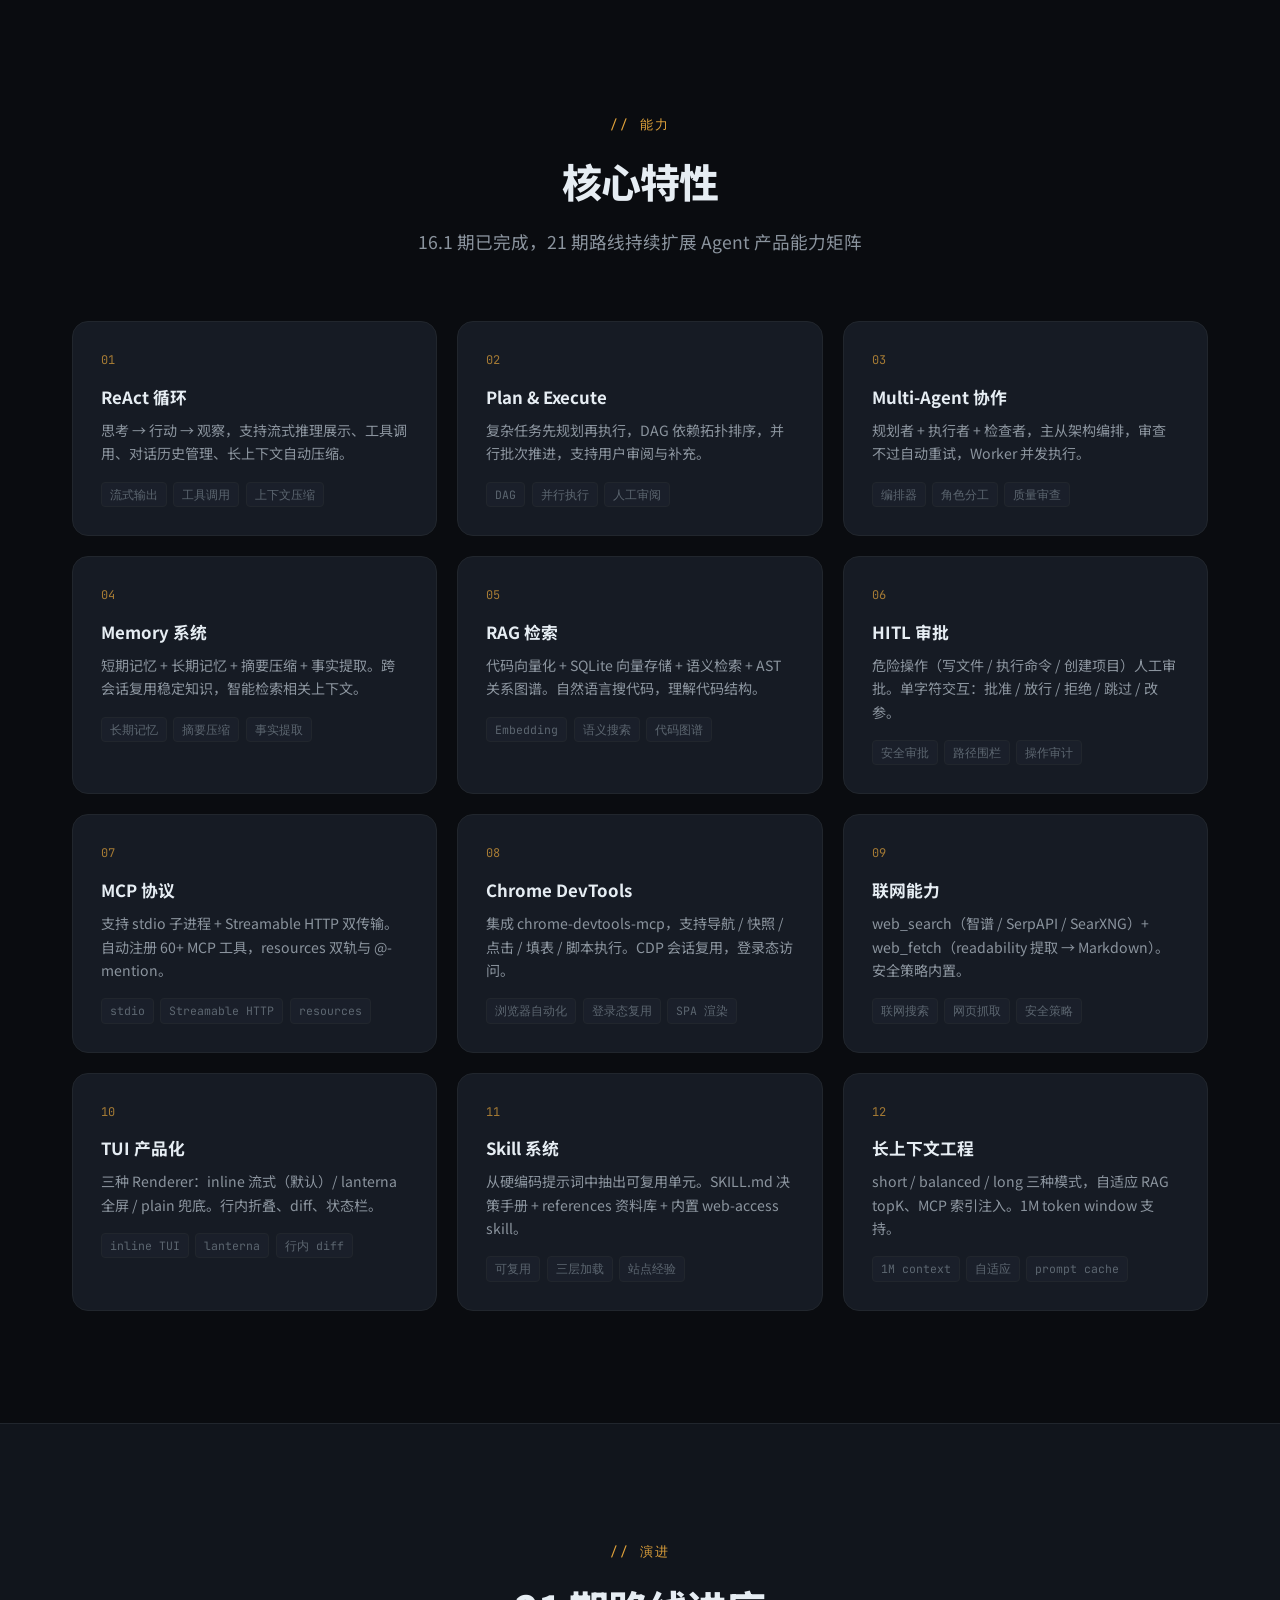
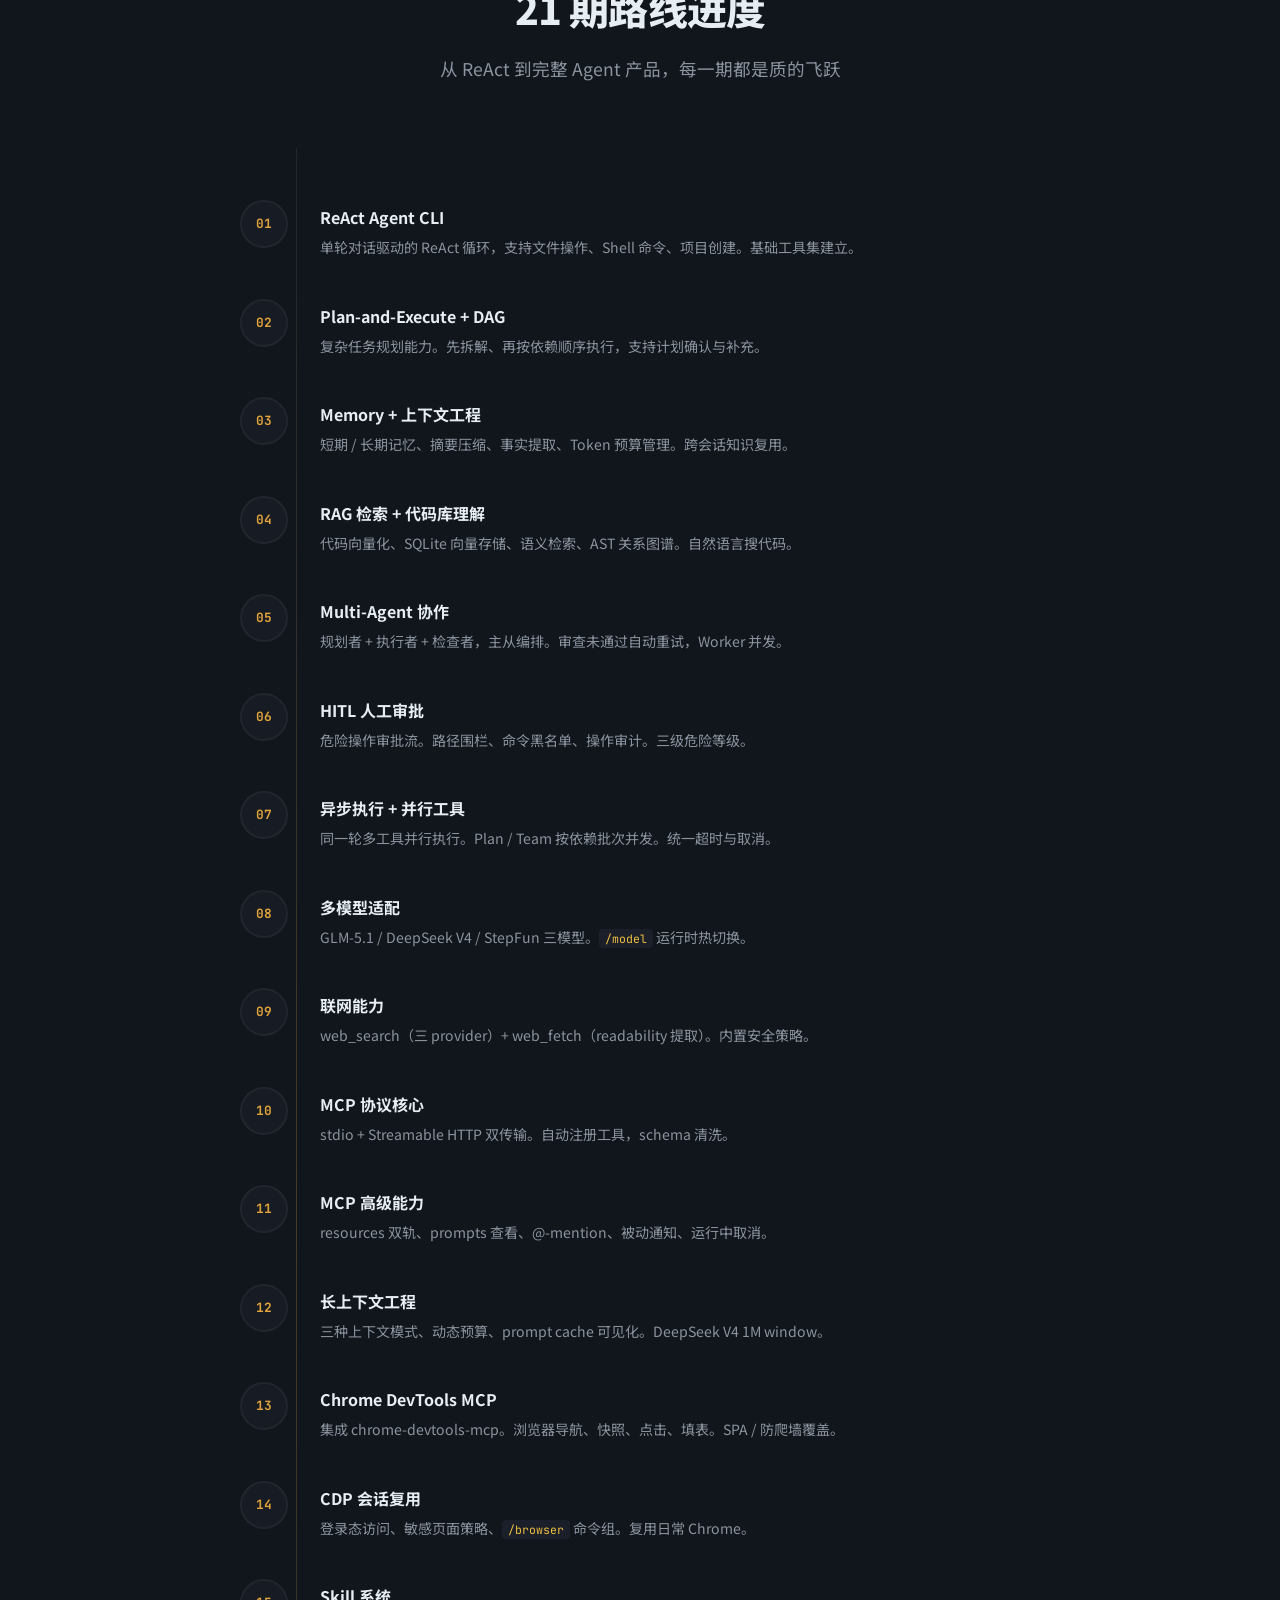
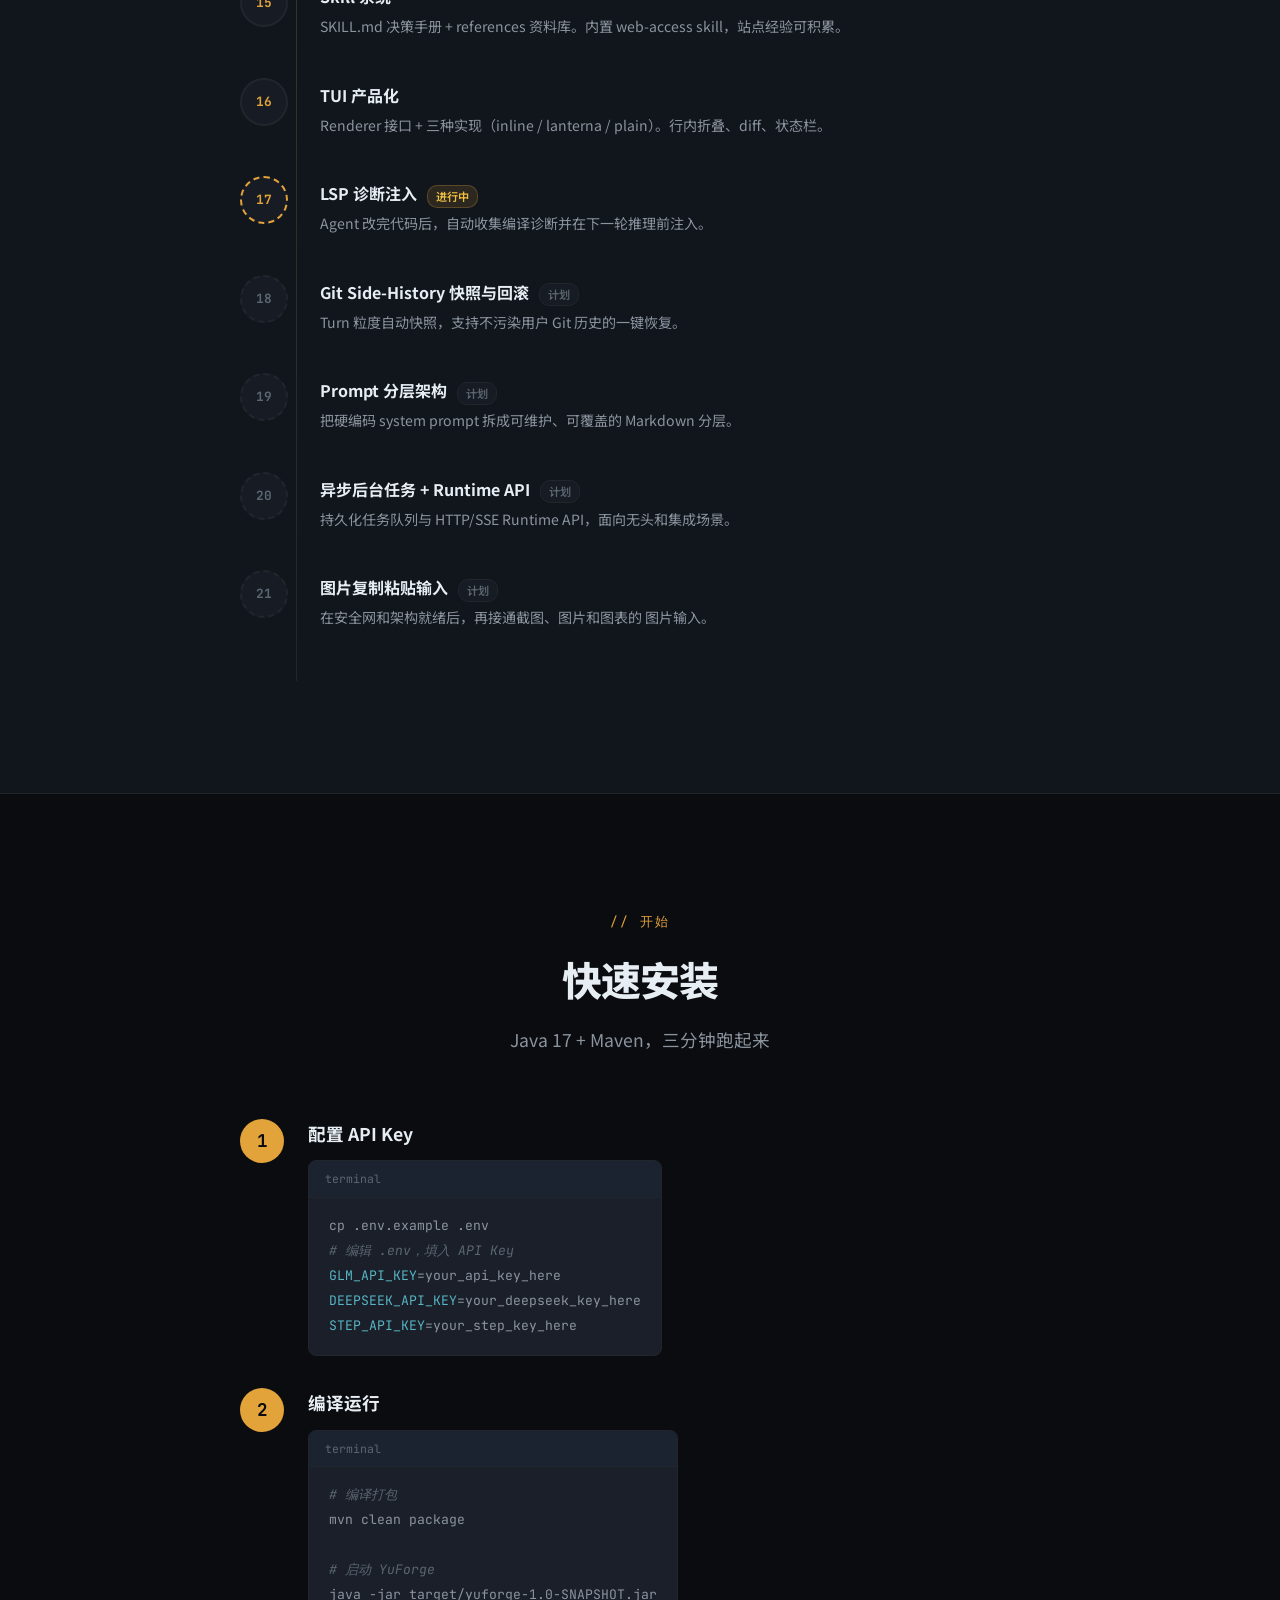
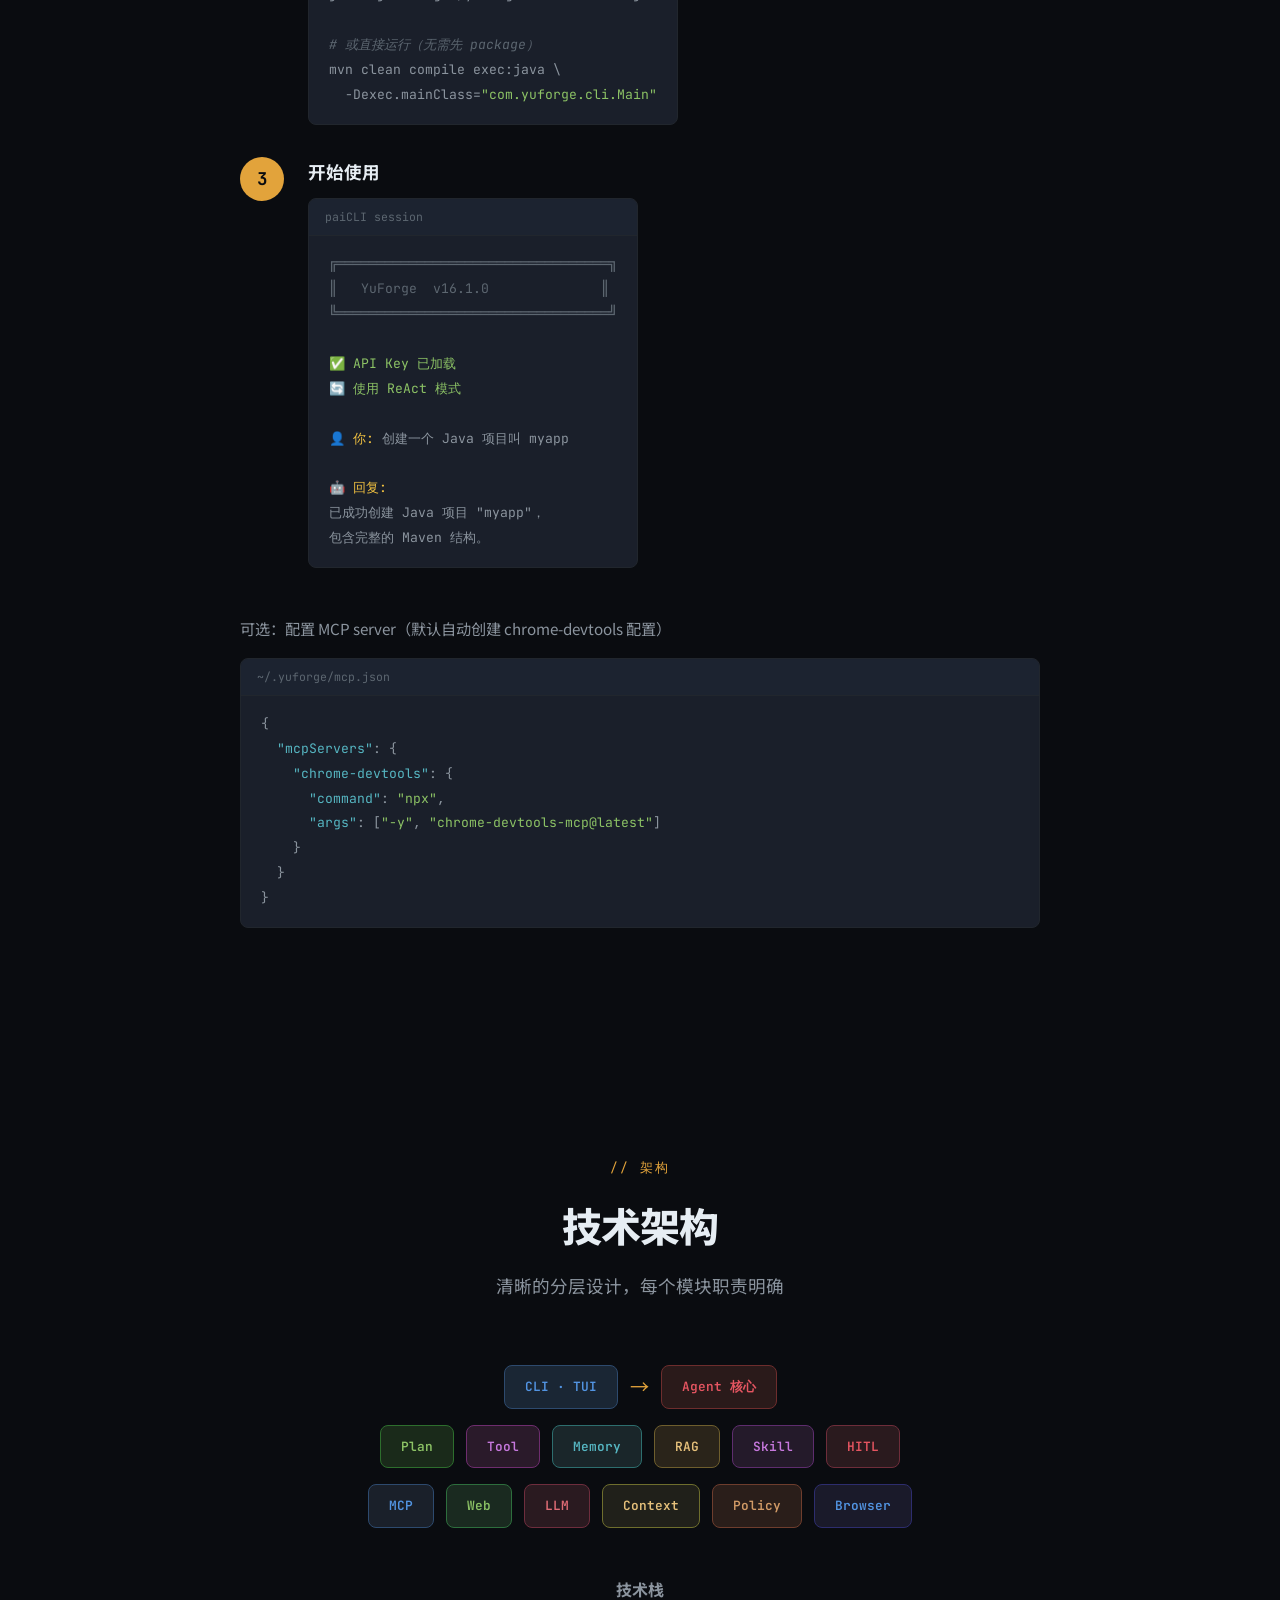
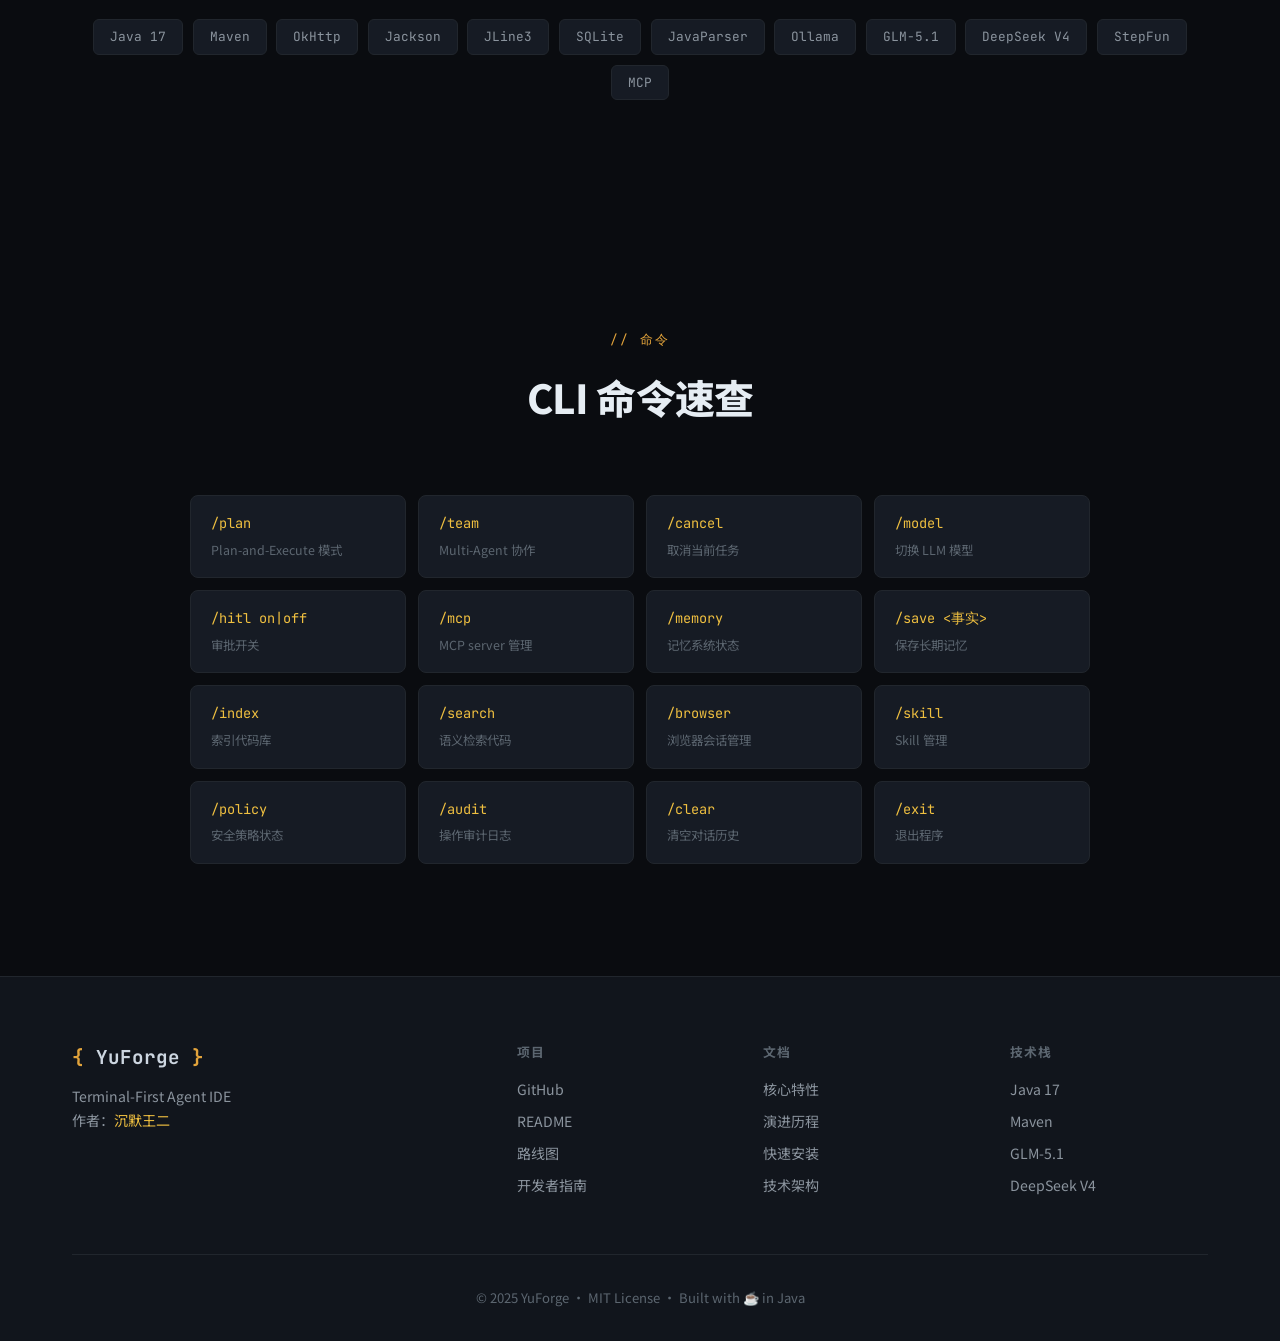
<file: docs/website/index.html>
<!DOCTYPE html>
<html lang="zh-CN">
<head>
  <meta charset="UTF-8">
  <meta name="viewport" content="width=device-width, initial-scale=1.0">
  <title>YuForge · Terminal-First Agent IDE</title>
  <meta name="description" content="一个面向商业使用的 Java Agent CLI 产品，对标 Claude Code。从 ReAct 循环持续演进到完整 Agent 产品形态。">
  <link rel="preconnect" href="https://fonts.googleapis.com">
  <link rel="preconnect" href="https://fonts.gstatic.com" crossorigin>
  <link href="https://fonts.googleapis.com/css2?family=JetBrains+Mono:wght@400;500;600;700&family=Noto+Sans+SC:wght@300;400;500;700;900&display=swap" rel="stylesheet">
  <link rel="stylesheet" href="styles.css">
  <link rel="icon" href="data:image/svg+xml,<svg xmlns='http://www.w3.org/2000/svg' viewBox='0 0 100 100'><text y='.9em' font-size='90'>🅿️</text></svg>">
</head>
<body>
  <div class="noise-overlay"></div>

  <!-- Navigation -->
  <nav class="nav" id="nav">
    <div class="nav-inner">
      <a href="#" class="nav-logo">
        <span class="logo-bracket">{</span>
        <span class="logo-text">YuForge</span>
        <span class="logo-bracket">}</span>
        <span class="logo-version">v16.1</span>
      </a>
      <div class="nav-links">
        <a href="#features">特性</a>
        <a href="#evolution">演进</a>
        <a href="#install">安装</a>
        <a href="#architecture">架构</a>
        <a href="https://github.com/itwanger/yuforge" target="_blank" class="nav-gh" title="GitHub">
          <svg width="18" height="18" viewBox="0 0 16 16" fill="currentColor"><path d="M8 0C3.58 0 0 3.58 0 8c0 3.54 2.29 6.53 5.47 7.59.4.07.55-.17.55-.38 0-.19-.01-.82-.01-1.49-2.01.37-2.53-.49-2.69-.94-.09-.23-.48-.94-.82-1.13-.28-.15-.68-.52-.01-.53.63-.01 1.08.58 1.23.82.72 1.21 1.87.87 2.33.66.07-.52.28-.87.51-1.07-1.78-.2-3.64-.89-3.64-3.95 0-.87.31-1.59.82-2.15-.08-.2-.36-1.02.08-2.12 0 0 .67-.21 2.2.82.64-.18 1.32-.27 2-.27s1.36.09 2 .27c1.53-1.04 2.2-.82 2.2-.82.44 1.1.16 1.92.08 2.12.51.56.82 1.27.82 2.15 0 3.07-1.87 3.75-3.65 3.95.29.25.54.73.54 1.48 0 1.07-.01 1.93-.01 2.2 0 .21.15.46.55.38A8.01 8.01 0 0 0 16 8c0-4.42-3.58-8-8-8"/></svg>
          <span>Star</span>
        </a>
      </div>
    </div>
  </nav>

  <!-- Hero -->
  <section class="hero" id="hero">
    <div class="hero-grid">
      <div class="hero-content">
        <div class="hero-badge">
          <span class="badge-dot"></span>
          第 17 期进行中 · LSP 诊断注入
        </div>
        <h1 class="hero-title">
          <span class="title-line">一个住在终端里的</span>
          <span class="title-line title-accent">Java Agent IDE</span>
        </h1>
        <p class="hero-subtitle">
          YuForge 是一款基于 Java 的开源命令行智能体，对标 Claude Code。
          从 ReAct 循环出发，已完成 <strong>16.1 期迭代</strong>，演进为支持
          多模型、多 Agent 协作、MCP 协议、浏览器自动化的完整 Agent 产品。
        </p>
        <div class="hero-actions">
          <a href="#install" class="btn btn-primary">
            <span class="btn-icon">↓</span>
            快速安装
          </a>
          <a href="https://github.com/itwanger/yuforge" target="_blank" class="btn btn-secondary">
            <svg width="16" height="16" viewBox="0 0 16 16" fill="currentColor"><path d="M8 0C3.58 0 0 3.58 0 8c0 3.54 2.29 6.53 5.47 7.59.4.07.55-.17.55-.38 0-.19-.01-.82-.01-1.49-2.01.37-2.53-.49-2.69-.94-.09-.23-.48-.94-.82-1.13-.28-.15-.68-.52-.01-.53.63-.01 1.08.58 1.23.82.72 1.21 1.87.87 2.33.66.07-.52.28-.87.51-1.07-1.78-.2-3.64-.89-3.64-3.95 0-.87.31-1.59.82-2.15-.08-.2-.36-1.02.08-2.12 0 0 .67-.21 2.2.82.64-.18 1.32-.27 2-.27s1.36.09 2 .27c1.53-1.04 2.2-.82 2.2-.82.44 1.1.16 1.92.08 2.12.51.56.82 1.27.82 2.15 0 3.07-1.87 3.75-3.65 3.95.29.25.54.73.54 1.48 0 1.07-.01 1.93-.01 2.2 0 .21.15.46.55.38A8.01 8.01 0 0 0 16 8c0-4.42-3.58-8-8-8"/></svg>
            GitHub
          </a>
        </div>
        <div class="hero-stats">
          <div class="stat">
            <span class="stat-number">17</span>
            <span class="stat-label">迭代期数</span>
          </div>
          <div class="stat">
            <span class="stat-number">3+</span>
            <span class="stat-label">LLM 模型</span>
          </div>
          <div class="stat">
            <span class="stat-number">60+</span>
            <span class="stat-label">MCP 工具</span>
          </div>
          <div class="stat">
            <span class="stat-number">v16.1</span>
            <span class="stat-label">最新版本</span>
          </div>
        </div>
      </div>
      <div class="hero-terminal">
        <div class="terminal-window">
          <div class="terminal-header">
            <span class="terminal-dot dot-red"></span>
            <span class="terminal-dot dot-yellow"></span>
            <span class="terminal-dot dot-green"></span>
            <span class="terminal-title">paiCLI — zsh</span>
          </div>
          <div class="terminal-body">
            <div class="terminal-line"><span class="t-prompt">$</span> java -jar yuforge.jar</div>
            <div class="terminal-line t-dim">╔══════════════════════════════════╗</div>
            <div class="terminal-line t-dim">║   <span class="t-accent">██████╗  █████╗ ██╗ ██████╗██╗</span> ║</div>
            <div class="terminal-line t-dim">║   <span class="t-accent">██╔══██╗██╔══██╗██║██╔════╝██║</span> ║</div>
            <div class="terminal-line t-dim">║   <span class="t-accent">██████╔╝███████║██║██║     ██║</span> ║</div>
            <div class="terminal-line t-dim">║   <span class="t-accent">██╔═══╝ ██╔══██║██║██║     ██║</span> ║</div>
            <div class="terminal-line t-dim">║   <span class="t-accent">██║     ██║  ██║██║╚██████╗██║</span> ║</div>
            <div class="terminal-line t-dim">╚══════════════════════════════════╝</div>
            <div class="terminal-line t-green">✅ API Key 已加载</div>
            <div class="terminal-line t-green">🔄 使用 ReAct 模式</div>
            <div class="terminal-line"><span class="t-prompt">👤 你:</span> <span class="t-cursor">▊</span></div>
          </div>
        </div>
      </div>
    </div>
  </section>

  <!-- What is YuForge -->
  <section class="section section-about" id="about">
    <div class="container">
      <div class="section-header">
        <span class="section-label">// 关于</span>
        <h2>什么是 YuForge？</h2>
      </div>
      <div class="about-grid">
        <div class="about-card">
          <div class="about-icon">🎯</div>
          <h3>对标 Claude Code</h3>
          <p>以 Claude Code 为产品标杆，打造 Java 生态下最强大的终端 Agent。从第 1 期 ReAct 单代理循环，一路演进到第 16 期 TUI 产品化。</p>
        </div>
        <div class="about-card">
          <div class="about-icon">☕</div>
          <h3>纯 Java 实现</h3>
          <p>基于 Java 17 + Maven 构建，零外部运行时依赖。OkHttp 做 HTTP 通信，Jackson 序列化，JLine3 做终端交互，SQLite 持久化。</p>
        </div>
        <div class="about-card">
          <div class="about-icon">🧠</div>
          <h3>多模型支持</h3>
          <p>内置 GLM-5.1（200K）、DeepSeek V4（1M）、StepFun（256K）三个 LLM 客户端，<code>/model</code> 命令运行时热切换。</p>
        </div>
        <div class="about-card">
          <div class="about-icon">🛡️</div>
          <h3>安全可审计</h3>
          <p>HITL 人工审批 + 路径围栏 + 命令黑名单 + 操作审计。不是沙箱，但提供生产可用的安全模型。</p>
        </div>
      </div>
    </div>
  </section>

  <!-- Features -->
  <section class="section section-features" id="features">
    <div class="container">
      <div class="section-header">
        <span class="section-label">// 能力</span>
        <h2>核心特性</h2>
        <p class="section-desc">16.1 期已完成，21 期路线持续扩展 Agent 产品能力矩阵</p>
      </div>
      <div class="features-grid">
        <div class="feature-card">
          <div class="feature-number">01</div>
          <h3>ReAct 循环</h3>
          <p>思考 → 行动 → 观察，支持流式推理展示、工具调用、对话历史管理、长上下文自动压缩。</p>
          <div class="feature-tags">
            <span>流式输出</span><span>工具调用</span><span>上下文压缩</span>
          </div>
        </div>
        <div class="feature-card">
          <div class="feature-number">02</div>
          <h3>Plan & Execute</h3>
          <p>复杂任务先规划再执行，DAG 依赖拓扑排序，并行批次推进，支持用户审阅与补充。</p>
          <div class="feature-tags">
            <span>DAG</span><span>并行执行</span><span>人工审阅</span>
          </div>
        </div>
        <div class="feature-card">
          <div class="feature-number">03</div>
          <h3>Multi-Agent 协作</h3>
          <p>规划者 + 执行者 + 检查者，主从架构编排，审查不过自动重试，Worker 并发执行。</p>
          <div class="feature-tags">
            <span>编排器</span><span>角色分工</span><span>质量审查</span>
          </div>
        </div>
        <div class="feature-card">
          <div class="feature-number">04</div>
          <h3>Memory 系统</h3>
          <p>短期记忆 + 长期记忆 + 摘要压缩 + 事实提取。跨会话复用稳定知识，智能检索相关上下文。</p>
          <div class="feature-tags">
            <span>长期记忆</span><span>摘要压缩</span><span>事实提取</span>
          </div>
        </div>
        <div class="feature-card">
          <div class="feature-number">05</div>
          <h3>RAG 检索</h3>
          <p>代码向量化 + SQLite 向量存储 + 语义检索 + AST 关系图谱。自然语言搜代码，理解代码结构。</p>
          <div class="feature-tags">
            <span>Embedding</span><span>语义搜索</span><span>代码图谱</span>
          </div>
        </div>
        <div class="feature-card">
          <div class="feature-number">06</div>
          <h3>HITL 审批</h3>
          <p>危险操作（写文件 / 执行命令 / 创建项目）人工审批。单字符交互：批准 / 放行 / 拒绝 / 跳过 / 改参。</p>
          <div class="feature-tags">
            <span>安全审批</span><span>路径围栏</span><span>操作审计</span>
          </div>
        </div>
        <div class="feature-card">
          <div class="feature-number">07</div>
          <h3>MCP 协议</h3>
          <p>支持 stdio 子进程 + Streamable HTTP 双传输。自动注册 60+ MCP 工具，resources 双轨与 @-mention。</p>
          <div class="feature-tags">
            <span>stdio</span><span>Streamable HTTP</span><span>resources</span>
          </div>
        </div>
        <div class="feature-card">
          <div class="feature-number">08</div>
          <h3>Chrome DevTools</h3>
          <p>集成 chrome-devtools-mcp，支持导航 / 快照 / 点击 / 填表 / 脚本执行。CDP 会话复用，登录态访问。</p>
          <div class="feature-tags">
            <span>浏览器自动化</span><span>登录态复用</span><span>SPA 渲染</span>
          </div>
        </div>
        <div class="feature-card">
          <div class="feature-number">09</div>
          <h3>联网能力</h3>
          <p>web_search（智谱 / SerpAPI / SearXNG）+ web_fetch（readability 提取 → Markdown）。安全策略内置。</p>
          <div class="feature-tags">
            <span>联网搜索</span><span>网页抓取</span><span>安全策略</span>
          </div>
        </div>
        <div class="feature-card">
          <div class="feature-number">10</div>
          <h3>TUI 产品化</h3>
          <p>三种 Renderer：inline 流式（默认）/ lanterna 全屏 / plain 兜底。行内折叠、diff、状态栏。</p>
          <div class="feature-tags">
            <span>inline TUI</span><span>lanterna</span><span>行内 diff</span>
          </div>
        </div>
        <div class="feature-card">
          <div class="feature-number">11</div>
          <h3>Skill 系统</h3>
          <p>从硬编码提示词中抽出可复用单元。SKILL.md 决策手册 + references 资料库 + 内置 web-access skill。</p>
          <div class="feature-tags">
            <span>可复用</span><span>三层加载</span><span>站点经验</span>
          </div>
        </div>
        <div class="feature-card">
          <div class="feature-number">12</div>
          <h3>长上下文工程</h3>
          <p>short / balanced / long 三种模式，自适应 RAG topK、MCP 索引注入。1M token window 支持。</p>
          <div class="feature-tags">
            <span>1M context</span><span>自适应</span><span>prompt cache</span>
          </div>
        </div>
      </div>
    </div>
  </section>

  <!-- Evolution -->
  <section class="section section-evolution" id="evolution">
    <div class="container">
      <div class="section-header">
        <span class="section-label">// 演进</span>
        <h2>21 期路线进度</h2>
        <p class="section-desc">从 ReAct 到完整 Agent 产品，每一期都是质的飞跃</p>
      </div>
      <div class="timeline">
        <div class="timeline-line"></div>
        <div class="timeline-items">
          <div class="tl-item">
            <div class="tl-marker"><span>01</span></div>
            <div class="tl-content">
              <h4>ReAct Agent CLI</h4>
              <p>单轮对话驱动的 ReAct 循环，支持文件操作、Shell 命令、项目创建。基础工具集建立。</p>
            </div>
          </div>
          <div class="tl-item">
            <div class="tl-marker"><span>02</span></div>
            <div class="tl-content">
              <h4>Plan-and-Execute + DAG</h4>
              <p>复杂任务规划能力。先拆解、再按依赖顺序执行，支持计划确认与补充。</p>
            </div>
          </div>
          <div class="tl-item">
            <div class="tl-marker"><span>03</span></div>
            <div class="tl-content">
              <h4>Memory + 上下文工程</h4>
              <p>短期 / 长期记忆、摘要压缩、事实提取、Token 预算管理。跨会话知识复用。</p>
            </div>
          </div>
          <div class="tl-item">
            <div class="tl-marker"><span>04</span></div>
            <div class="tl-content">
              <h4>RAG 检索 + 代码库理解</h4>
              <p>代码向量化、SQLite 向量存储、语义检索、AST 关系图谱。自然语言搜代码。</p>
            </div>
          </div>
          <div class="tl-item">
            <div class="tl-marker"><span>05</span></div>
            <div class="tl-content">
              <h4>Multi-Agent 协作</h4>
              <p>规划者 + 执行者 + 检查者，主从编排。审查未通过自动重试，Worker 并发。</p>
            </div>
          </div>
          <div class="tl-item">
            <div class="tl-marker"><span>06</span></div>
            <div class="tl-content">
              <h4>HITL 人工审批</h4>
              <p>危险操作审批流。路径围栏、命令黑名单、操作审计。三级危险等级。</p>
            </div>
          </div>
          <div class="tl-item">
            <div class="tl-marker"><span>07</span></div>
            <div class="tl-content">
              <h4>异步执行 + 并行工具</h4>
              <p>同一轮多工具并行执行。Plan / Team 按依赖批次并发。统一超时与取消。</p>
            </div>
          </div>
          <div class="tl-item">
            <div class="tl-marker"><span>08</span></div>
            <div class="tl-content">
              <h4>多模型适配</h4>
              <p>GLM-5.1 / DeepSeek V4 / StepFun 三模型。<code>/model</code> 运行时热切换。</p>
            </div>
          </div>
          <div class="tl-item">
            <div class="tl-marker"><span>09</span></div>
            <div class="tl-content">
              <h4>联网能力</h4>
              <p>web_search（三 provider）+ web_fetch（readability 提取）。内置安全策略。</p>
            </div>
          </div>
          <div class="tl-item">
            <div class="tl-marker"><span>10</span></div>
            <div class="tl-content">
              <h4>MCP 协议核心</h4>
              <p>stdio + Streamable HTTP 双传输。自动注册工具，schema 清洗。</p>
            </div>
          </div>
          <div class="tl-item">
            <div class="tl-marker"><span>11</span></div>
            <div class="tl-content">
              <h4>MCP 高级能力</h4>
              <p>resources 双轨、prompts 查看、@-mention、被动通知、运行中取消。</p>
            </div>
          </div>
          <div class="tl-item">
            <div class="tl-marker"><span>12</span></div>
            <div class="tl-content">
              <h4>长上下文工程</h4>
              <p>三种上下文模式、动态预算、prompt cache 可见化。DeepSeek V4 1M window。</p>
            </div>
          </div>
          <div class="tl-item">
            <div class="tl-marker"><span>13</span></div>
            <div class="tl-content">
              <h4>Chrome DevTools MCP</h4>
              <p>集成 chrome-devtools-mcp。浏览器导航、快照、点击、填表。SPA / 防爬墙覆盖。</p>
            </div>
          </div>
          <div class="tl-item">
            <div class="tl-marker"><span>14</span></div>
            <div class="tl-content">
              <h4>CDP 会话复用</h4>
              <p>登录态访问、敏感页面策略、<code>/browser</code> 命令组。复用日常 Chrome。</p>
            </div>
          </div>
          <div class="tl-item">
            <div class="tl-marker"><span>15</span></div>
            <div class="tl-content">
              <h4>Skill 系统</h4>
              <p>SKILL.md 决策手册 + references 资料库。内置 web-access skill，站点经验可积累。</p>
            </div>
          </div>
          <div class="tl-item">
            <div class="tl-marker"><span>16</span></div>
            <div class="tl-content">
              <h4>TUI 产品化</h4>
              <p>Renderer 接口 + 三种实现（inline / lanterna / plain）。行内折叠、diff、状态栏。</p>
            </div>
          </div>
          <div class="tl-item tl-item-next">
            <div class="tl-marker tl-marker-next"><span>17</span></div>
            <div class="tl-content">
              <h4>LSP 诊断注入 <span class="tl-badge">进行中</span></h4>
              <p>Agent 改完代码后，自动收集编译诊断并在下一轮推理前注入。</p>
            </div>
          </div>
          <div class="tl-item tl-item-planned">
            <div class="tl-marker tl-marker-planned"><span>18</span></div>
            <div class="tl-content">
              <h4>Git Side-History 快照与回滚 <span class="tl-badge tl-badge-planned">计划</span></h4>
              <p>Turn 粒度自动快照，支持不污染用户 Git 历史的一键恢复。</p>
            </div>
          </div>
          <div class="tl-item tl-item-planned">
            <div class="tl-marker tl-marker-planned"><span>19</span></div>
            <div class="tl-content">
              <h4>Prompt 分层架构 <span class="tl-badge tl-badge-planned">计划</span></h4>
              <p>把硬编码 system prompt 拆成可维护、可覆盖的 Markdown 分层。</p>
            </div>
          </div>
          <div class="tl-item tl-item-planned">
            <div class="tl-marker tl-marker-planned"><span>20</span></div>
            <div class="tl-content">
              <h4>异步后台任务 + Runtime API <span class="tl-badge tl-badge-planned">计划</span></h4>
              <p>持久化任务队列与 HTTP/SSE Runtime API，面向无头和集成场景。</p>
            </div>
          </div>
          <div class="tl-item tl-item-planned">
            <div class="tl-marker tl-marker-planned"><span>21</span></div>
            <div class="tl-content">
              <h4>图片复制粘贴输入 <span class="tl-badge tl-badge-planned">计划</span></h4>
              <p>在安全网和架构就绪后，再接通截图、图片和图表的 图片输入。</p>
            </div>
          </div>
        </div>
      </div>
    </div>
  </section>

  <!-- Install -->
  <section class="section section-install" id="install">
    <div class="container">
      <div class="section-header">
        <span class="section-label">// 开始</span>
        <h2>快速安装</h2>
        <p class="section-desc">Java 17 + Maven，三分钟跑起来</p>
      </div>
      <div class="install-steps">
        <div class="install-step">
          <div class="step-number">1</div>
          <div class="step-content">
            <h4>配置 API Key</h4>
            <div class="code-block">
              <div class="code-header"><span>terminal</span></div>
              <pre><code>cp .env.example .env
<span class="c-comment"># 编辑 .env，填入 API Key</span>
<span class="c-key">GLM_API_KEY</span>=your_api_key_here
<span class="c-key">DEEPSEEK_API_KEY</span>=your_deepseek_key_here
<span class="c-key">STEP_API_KEY</span>=your_step_key_here</code></pre>
            </div>
          </div>
        </div>
        <div class="install-step">
          <div class="step-number">2</div>
          <div class="step-content">
            <h4>编译运行</h4>
            <div class="code-block">
              <div class="code-header"><span>terminal</span></div>
              <pre><code><span class="c-comment"># 编译打包</span>
mvn clean package

<span class="c-comment"># 启动 YuForge</span>
java -jar target/yuforge-1.0-SNAPSHOT.jar

<span class="c-comment"># 或直接运行（无需先 package）</span>
mvn clean compile exec:java \
  -Dexec.mainClass=<span class="c-string">"com.yuforge.cli.Main"</span></code></pre>
            </div>
          </div>
        </div>
        <div class="install-step">
          <div class="step-number">3</div>
          <div class="step-content">
            <h4>开始使用</h4>
            <div class="code-block">
              <div class="code-header"><span>paiCLI session</span></div>
              <pre><code><span class="c-dim">╔══════════════════════════════════╗
║   YuForge  v16.1.0              ║
╚══════════════════════════════════╝</span>

✅ <span class="c-green">API Key 已加载</span>
🔄 <span class="c-green">使用 ReAct 模式</span>

<span class="c-prompt">👤 你:</span> 创建一个 Java 项目叫 myapp

<span class="c-prompt">🤖 回复:</span>
已成功创建 Java 项目 "myapp"，
包含完整的 Maven 结构。</code></pre>
            </div>
          </div>
        </div>
      </div>
      <div class="install-extra">
        <p>可选：配置 MCP server（默认自动创建 chrome-devtools 配置）</p>
        <div class="code-block">
          <div class="code-header"><span>~/.yuforge/mcp.json</span></div>
          <pre><code>{
  <span class="c-key">"mcpServers"</span>: {
    <span class="c-key">"chrome-devtools"</span>: {
      <span class="c-key">"command"</span>: <span class="c-string">"npx"</span>,
      <span class="c-key">"args"</span>: [<span class="c-string">"-y"</span>, <span class="c-string">"chrome-devtools-mcp@latest"</span>]
    }
  }
}</code></pre>
        </div>
      </div>
    </div>
  </section>

  <!-- Architecture -->
  <section class="section section-arch" id="architecture">
    <div class="container">
      <div class="section-header">
        <span class="section-label">// 架构</span>
        <h2>技术架构</h2>
        <p class="section-desc">清晰的分层设计，每个模块职责明确</p>
      </div>
      <div class="arch-diagram">
        <div class="arch-layer arch-layer-top">
          <div class="arch-box arch-cli">CLI · TUI</div>
          <div class="arch-arrow">→</div>
          <div class="arch-box arch-agent">Agent 核心</div>
        </div>
        <div class="arch-layer arch-layer-mid">
          <div class="arch-box arch-plan">Plan</div>
          <div class="arch-box arch-tool">Tool</div>
          <div class="arch-box arch-memory">Memory</div>
          <div class="arch-box arch-rag">RAG</div>
          <div class="arch-box arch-skill">Skill</div>
          <div class="arch-box arch-hitl">HITL</div>
        </div>
        <div class="arch-layer arch-layer-bot">
          <div class="arch-box arch-mcp">MCP</div>
          <div class="arch-box arch-web">Web</div>
          <div class="arch-box arch-llm">LLM</div>
          <div class="arch-box arch-context">Context</div>
          <div class="arch-box arch-policy">Policy</div>
          <div class="arch-box arch-browser">Browser</div>
        </div>
      </div>
      <div class="tech-stack">
        <h4>技术栈</h4>
        <div class="tech-tags">
          <span>Java 17</span><span>Maven</span><span>OkHttp</span><span>Jackson</span>
          <span>JLine3</span><span>SQLite</span><span>JavaParser</span><span>Ollama</span>
          <span>GLM-5.1</span><span>DeepSeek V4</span><span>StepFun</span><span>MCP</span>
        </div>
      </div>
    </div>
  </section>

  <!-- Commands Reference -->
  <section class="section section-commands" id="commands">
    <div class="container">
      <div class="section-header">
        <span class="section-label">// 命令</span>
        <h2>CLI 命令速查</h2>
      </div>
      <div class="commands-grid">
        <div class="cmd-card">
          <code>/plan</code>
          <span>Plan-and-Execute 模式</span>
        </div>
        <div class="cmd-card">
          <code>/team</code>
          <span>Multi-Agent 协作</span>
        </div>
        <div class="cmd-card">
          <code>/cancel</code>
          <span>取消当前任务</span>
        </div>
        <div class="cmd-card">
          <code>/model</code>
          <span>切换 LLM 模型</span>
        </div>
        <div class="cmd-card">
          <code>/hitl on|off</code>
          <span>审批开关</span>
        </div>
        <div class="cmd-card">
          <code>/mcp</code>
          <span>MCP server 管理</span>
        </div>
        <div class="cmd-card">
          <code>/memory</code>
          <span>记忆系统状态</span>
        </div>
        <div class="cmd-card">
          <code>/save &lt;事实&gt;</code>
          <span>保存长期记忆</span>
        </div>
        <div class="cmd-card">
          <code>/index</code>
          <span>索引代码库</span>
        </div>
        <div class="cmd-card">
          <code>/search</code>
          <span>语义检索代码</span>
        </div>
        <div class="cmd-card">
          <code>/browser</code>
          <span>浏览器会话管理</span>
        </div>
        <div class="cmd-card">
          <code>/skill</code>
          <span>Skill 管理</span>
        </div>
        <div class="cmd-card">
          <code>/policy</code>
          <span>安全策略状态</span>
        </div>
        <div class="cmd-card">
          <code>/audit</code>
          <span>操作审计日志</span>
        </div>
        <div class="cmd-card">
          <code>/clear</code>
          <span>清空对话历史</span>
        </div>
        <div class="cmd-card">
          <code>/exit</code>
          <span>退出程序</span>
        </div>
      </div>
    </div>
  </section>

  <!-- Footer -->
  <footer class="footer">
    <div class="container">
      <div class="footer-grid">
        <div class="footer-brand">
          <div class="footer-logo">
            <span class="logo-bracket">{</span>
            <span>YuForge</span>
            <span class="logo-bracket">}</span>
          </div>
          <p>Terminal-First Agent IDE<br>作者：<a href="https://github.com/itwanger" target="_blank">沉默王二</a></p>
        </div>
        <div class="footer-links">
          <h5>项目</h5>
          <a href="https://github.com/itwanger/yuforge" target="_blank">GitHub</a>
          <a href="https://github.com/itwanger/yuforge/blob/main/README.md" target="_blank">README</a>
          <a href="https://github.com/itwanger/yuforge/blob/main/ROADMAP.md" target="_blank">路线图</a>
          <a href="https://github.com/itwanger/yuforge/blob/main/AGENTS.md" target="_blank">开发者指南</a>
        </div>
        <div class="footer-links">
          <h5>文档</h5>
          <a href="#features">核心特性</a>
          <a href="#evolution">演进历程</a>
          <a href="#install">快速安装</a>
          <a href="#architecture">技术架构</a>
        </div>
        <div class="footer-links">
          <h5>技术栈</h5>
          <span>Java 17</span>
          <span>Maven</span>
          <span>GLM-5.1</span>
          <span>DeepSeek V4</span>
        </div>
      </div>
      <div class="footer-bottom">
        <p>&copy; 2025 YuForge · MIT License · Built with ☕ in Java</p>
      </div>
    </div>
  </footer>

  <script src="script.js"></script>
</body>
</html>
</file>
<file: docs/website/styles.css>
/* ═══════════════════════════════════════════════════════
   YuForge · Terminal-First Agent IDE — 官方网站样式
   Design: 终端暗色主题 + 琥珀金强调 + 代码美学
   ═══════════════════════════════════════════════════════ */

/* ── CSS Variables ─────────────────────────────── */
:root {
  --bg-primary: #0a0c10;
  --bg-secondary: #11151c;
  --bg-card: #161b24;
  --bg-code: #1a1f2a;
  --bg-terminal: #0d1117;
  --bg-nav: rgba(10, 12, 16, 0.92);

  --border: #21262d;
  --border-hover: #30363d;

  --text-primary: #cdd6e0;
  --text-secondary: #8b949e;
  --text-muted: #5c6670;

  --accent: #e2a33b;
  --accent-soft: #e2a33b22;
  --accent-glow: #e2a33b44;
  --accent-text: #f0c040;

  --blue: #5294e2;
  --green: #8cc265;
  --green-dim: #8cc26588;
  --red: #e55561;
  --yellow: #e5c07b;
  --purple: #c678dd;
  --cyan: #56b6c2;

  --font-mono: 'JetBrains Mono', 'Fira Code', 'Cascadia Code', monospace;
  --font-sans: 'Noto Sans SC', -apple-system, BlinkMacSystemFont, 'Segoe UI', sans-serif;

  --radius: 8px;
  --radius-lg: 16px;
  --transition: 0.25s cubic-bezier(0.4, 0, 0.2, 1);
  --transition-slow: 0.5s cubic-bezier(0.4, 0, 0.2, 1);

  --max-width: 1200px;
  --nav-height: 64px;
}

/* ── Reset & Base ──────────────────────────────── */
*, *::before, *::after {
  box-sizing: border-box;
  margin: 0;
  padding: 0;
}

html {
  scroll-behavior: smooth;
  scroll-padding-top: var(--nav-height);
}

body {
  font-family: var(--font-sans);
  background: var(--bg-primary);
  color: var(--text-primary);
  line-height: 1.7;
  -webkit-font-smoothing: antialiased;
  -moz-osx-font-smoothing: grayscale;
  overflow-x: hidden;
}

a {
  color: var(--blue);
  text-decoration: none;
  transition: color var(--transition);
}
a:hover { color: var(--accent-text); }

code {
  font-family: var(--font-mono);
  font-size: 0.9em;
  background: var(--bg-code);
  padding: 2px 6px;
  border-radius: 4px;
  color: var(--accent-text);
}

strong { color: #e6edf3; font-weight: 600; }

img { max-width: 100%; }

/* ── Noise Overlay ─────────────────────────────── */
.noise-overlay {
  position: fixed;
  top: 0; left: 0; right: 0; bottom: 0;
  opacity: 0.025;
  pointer-events: none;
  z-index: 9999;
  background-image: url("data:image/svg+xml,%3Csvg viewBox='0 0 256 256' xmlns='http://www.w3.org/2000/svg'%3E%3Cfilter id='noise'%3E%3CfeTurbulence type='fractalNoise' baseFrequency='0.9' numOctaves='4' stitchTiles='stitch'/%3E%3C/filter%3E%3Crect width='100%25' height='100%25' filter='url(%23noise)'/%3E%3C/svg%3E");
  background-size: 256px 256px;
}

/* ── Container ─────────────────────────────────── */
.container {
  max-width: var(--max-width);
  margin: 0 auto;
  padding: 0 2rem;
}

/* ── Section Header ────────────────────────────── */
.section {
  padding: 7rem 0;
  position: relative;
}

.section-header {
  text-align: center;
  margin-bottom: 4rem;
}

.section-label {
  display: inline-block;
  font-family: var(--font-mono);
  font-size: 0.8rem;
  color: var(--accent);
  text-transform: uppercase;
  letter-spacing: 0.15em;
  margin-bottom: 0.75rem;
}

.section-header h2 {
  font-size: 2.5rem;
  font-weight: 800;
  letter-spacing: -0.02em;
  color: #e6edf3;
}

.section-desc {
  margin-top: 0.75rem;
  color: var(--text-secondary);
  font-size: 1.1rem;
}

/* ── Navigation ────────────────────────────────── */
.nav {
  position: fixed;
  top: 0; left: 0; right: 0;
  height: var(--nav-height);
  background: var(--bg-nav);
  backdrop-filter: blur(16px);
  -webkit-backdrop-filter: blur(16px);
  border-bottom: 1px solid var(--border);
  z-index: 1000;
  transition: background var(--transition), border var(--transition);
}

.nav.scrolled {
  background: rgba(10, 12, 16, 0.97);
  border-bottom-color: var(--border-hover);
}

.nav-inner {
  max-width: var(--max-width);
  margin: 0 auto;
  padding: 0 2rem;
  height: 100%;
  display: flex;
  align-items: center;
  justify-content: space-between;
}

.nav-logo {
  display: flex;
  align-items: center;
  gap: 2px;
  font-family: var(--font-mono);
  font-size: 1.1rem;
  font-weight: 700;
  color: var(--text-primary);
  text-decoration: none;
}

.logo-bracket { color: var(--accent); }
.logo-text { color: var(--text-primary); }
.logo-version {
  font-size: 0.7rem;
  color: var(--text-muted);
  margin-left: 6px;
  padding: 2px 6px;
  background: var(--bg-card);
  border-radius: 4px;
  border: 1px solid var(--border);
}

.nav-links {
  display: flex;
  align-items: center;
  gap: 1.5rem;
}

.nav-links a {
  font-size: 0.9rem;
  color: var(--text-secondary);
  transition: color var(--transition);
}
.nav-links a:hover { color: var(--text-primary); }

.nav-gh {
  display: flex;
  align-items: center;
  gap: 0.4rem;
  padding: 6px 14px;
  background: var(--bg-card);
  border: 1px solid var(--border);
  border-radius: 6px;
  font-size: 0.85rem;
  color: var(--text-secondary) !important;
  transition: all var(--transition);
}
.nav-gh:hover {
  border-color: var(--border-hover);
  color: var(--text-primary) !important;
}

/* ── Hero ──────────────────────────────────────── */
.hero {
  min-height: 100vh;
  display: flex;
  align-items: center;
  padding: calc(var(--nav-height) + 4rem) 2rem 4rem;
  position: relative;
  overflow: hidden;
}

.hero::before {
  content: '';
  position: absolute;
  top: -50%;
  right: -20%;
  width: 800px;
  height: 800px;
  background: radial-gradient(circle, var(--accent-soft) 0%, transparent 70%);
  pointer-events: none;
}

.hero-grid {
  max-width: var(--max-width);
  margin: 0 auto;
  display: grid;
  grid-template-columns: 1fr 1fr;
  gap: 4rem;
  align-items: center;
  width: 100%;
}

.hero-content {
  position: relative;
  z-index: 1;
}

.hero-badge {
  display: inline-flex;
  align-items: center;
  gap: 0.5rem;
  font-size: 0.85rem;
  color: var(--accent-text);
  background: var(--accent-soft);
  border: 1px solid var(--accent-glow);
  padding: 6px 16px;
  border-radius: 20px;
  margin-bottom: 1.5rem;
  font-family: var(--font-mono);
  font-size: 0.8rem;
}

.badge-dot {
  width: 8px;
  height: 8px;
  background: var(--accent);
  border-radius: 50%;
  animation: pulse-dot 2s ease-in-out infinite;
}

@keyframes pulse-dot {
  0%, 100% { opacity: 1; box-shadow: 0 0 0 0 var(--accent-glow); }
  50% { opacity: 0.7; box-shadow: 0 0 0 6px transparent; }
}

.hero-title {
  font-size: 3.2rem;
  font-weight: 900;
  line-height: 1.15;
  letter-spacing: -0.03em;
  margin-bottom: 1.5rem;
}

.title-line {
  display: block;
}

.title-accent {
  background: linear-gradient(135deg, var(--accent-text) 0%, var(--accent) 50%, #d4892a 100%);
  -webkit-background-clip: text;
  -webkit-text-fill-color: transparent;
  background-clip: text;
}

.hero-subtitle {
  font-size: 1.1rem;
  color: var(--text-secondary);
  line-height: 1.8;
  margin-bottom: 2rem;
  max-width: 500px;
}

.hero-actions {
  display: flex;
  gap: 1rem;
  margin-bottom: 3rem;
}

.btn {
  display: inline-flex;
  align-items: center;
  gap: 0.5rem;
  padding: 12px 24px;
  border-radius: 8px;
  font-size: 0.95rem;
  font-weight: 600;
  font-family: var(--font-sans);
  transition: all var(--transition);
  cursor: pointer;
}

.btn-primary {
  background: var(--accent);
  color: #0a0c10;
  border: none;
}
.btn-primary:hover {
  background: #f0c040;
  color: #0a0c10;
  transform: translateY(-1px);
  box-shadow: 0 4px 20px var(--accent-glow);
}

.btn-secondary {
  background: var(--bg-card);
  color: var(--text-primary);
  border: 1px solid var(--border);
}
.btn-secondary:hover {
  border-color: var(--border-hover);
  background: #1c2330;
  color: var(--text-primary);
  transform: translateY(-1px);
}

.btn-icon {
  font-size: 1rem;
}

/* Hero Stats */
.hero-stats {
  display: flex;
  gap: 2.5rem;
}

.stat {
  display: flex;
  flex-direction: column;
}

.stat-number {
  font-family: var(--font-mono);
  font-size: 1.6rem;
  font-weight: 700;
  color: var(--accent-text);
}

.stat-label {
  font-size: 0.8rem;
  color: var(--text-muted);
  margin-top: 2px;
}

/* Hero Terminal */
.hero-terminal {
  position: relative;
  z-index: 1;
}

.terminal-window {
  background: var(--bg-terminal);
  border: 1px solid var(--border);
  border-radius: var(--radius-lg);
  overflow: hidden;
  box-shadow: 0 20px 60px rgba(0,0,0,0.5), 0 0 0 1px rgba(226,163,59,0.05);
  transition: transform var(--transition-slow), box-shadow var(--transition-slow);
}

.terminal-window:hover {
  transform: translateY(-2px);
  box-shadow: 0 24px 70px rgba(0,0,0,0.6), 0 0 0 1px rgba(226,163,59,0.1);
}

.terminal-header {
  display: flex;
  align-items: center;
  gap: 8px;
  padding: 12px 16px;
  background: #161b24;
  border-bottom: 1px solid var(--border);
}

.terminal-dot {
  width: 12px;
  height: 12px;
  border-radius: 50%;
}
.dot-red { background: #e55561; }
.dot-yellow { background: #e5c07b; }
.dot-green { background: #8cc265; }

.terminal-title {
  margin-left: 8px;
  font-family: var(--font-mono);
  font-size: 0.75rem;
  color: var(--text-muted);
}

.terminal-body {
  padding: 20px;
  font-family: var(--font-mono);
  font-size: 0.82rem;
  line-height: 1.8;
}

.terminal-line {
  color: var(--text-secondary);
}

.t-prompt { color: var(--green); }
.t-dim { color: var(--text-muted); }
.t-accent { color: var(--accent-text); }
.t-green { color: var(--green); }

.t-cursor {
  display: inline-block;
  color: var(--accent-text);
  animation: blink 1s step-end infinite;
}

@keyframes blink {
  0%, 100% { opacity: 1; }
  50% { opacity: 0; }
}

/* ── About Section ─────────────────────────────── */
.section-about {
  background: var(--bg-secondary);
  border-top: 1px solid var(--border);
  border-bottom: 1px solid var(--border);
}

.about-grid {
  display: grid;
  grid-template-columns: repeat(4, 1fr);
  gap: 1.5rem;
}

.about-card {
  background: var(--bg-card);
  border: 1px solid var(--border);
  border-radius: var(--radius-lg);
  padding: 2rem;
  transition: all var(--transition);
}

.about-card:hover {
  border-color: var(--border-hover);
  transform: translateY(-2px);
  box-shadow: 0 8px 30px rgba(0,0,0,0.3);
}

.about-icon {
  font-size: 2rem;
  margin-bottom: 1rem;
}

.about-card h3 {
  font-size: 1.05rem;
  font-weight: 700;
  margin-bottom: 0.75rem;
  color: #e6edf3;
}

.about-card p {
  font-size: 0.9rem;
  color: var(--text-secondary);
  line-height: 1.7;
}

/* ── Features Grid ─────────────────────────────── */
.features-grid {
  display: grid;
  grid-template-columns: repeat(3, 1fr);
  gap: 1.25rem;
}

.feature-card {
  background: var(--bg-card);
  border: 1px solid var(--border);
  border-radius: var(--radius-lg);
  padding: 1.75rem;
  transition: all var(--transition);
  position: relative;
  overflow: hidden;
}

.feature-card::before {
  content: '';
  position: absolute;
  top: 0; left: 0; right: 0;
  height: 2px;
  background: linear-gradient(90deg, transparent, var(--accent), transparent);
  opacity: 0;
  transition: opacity var(--transition);
}

.feature-card:hover {
  border-color: var(--border-hover);
  transform: translateY(-2px);
  box-shadow: 0 8px 30px rgba(0,0,0,0.3);
}

.feature-card:hover::before {
  opacity: 1;
}

.feature-number {
  font-family: var(--font-mono);
  font-size: 0.75rem;
  color: var(--accent);
  margin-bottom: 0.75rem;
  opacity: 0.7;
}

.feature-card h3 {
  font-size: 1.05rem;
  font-weight: 700;
  margin-bottom: 0.5rem;
  color: #e6edf3;
}

.feature-card p {
  font-size: 0.88rem;
  color: var(--text-secondary);
  line-height: 1.65;
  margin-bottom: 1rem;
}

.feature-tags {
  display: flex;
  flex-wrap: wrap;
  gap: 0.4rem;
}

.feature-tags span {
  font-size: 0.72rem;
  font-family: var(--font-mono);
  color: var(--text-muted);
  background: var(--bg-code);
  padding: 2px 8px;
  border-radius: 4px;
  border: 1px solid var(--border);
}

/* ── Evolution Timeline ────────────────────────── */
.section-evolution {
  background: var(--bg-secondary);
  border-top: 1px solid var(--border);
  border-bottom: 1px solid var(--border);
}

.timeline {
  position: relative;
  max-width: 800px;
  margin: 0 auto;
  padding: 2rem 0;
}

.timeline-line {
  position: absolute;
  left: 56px;
  top: 0;
  bottom: 0;
  width: 1px;
  background: linear-gradient(to bottom, var(--border), var(--accent-glow), var(--border));
}

.timeline-items {
  display: flex;
  flex-direction: column;
  gap: 0;
}

.tl-item {
  display: flex;
  gap: 2rem;
  padding: 1.25rem 0;
  position: relative;
}

.tl-marker {
  width: 48px;
  height: 48px;
  min-width: 48px;
  background: var(--bg-card);
  border: 2px solid var(--border);
  border-radius: 50%;
  display: flex;
  align-items: center;
  justify-content: center;
  font-family: var(--font-mono);
  font-size: 0.8rem;
  font-weight: 700;
  color: var(--accent);
  position: relative;
  z-index: 1;
  transition: all var(--transition);
}

.tl-item:hover .tl-marker {
  border-color: var(--accent);
  box-shadow: 0 0 20px var(--accent-soft);
  background: var(--accent-soft);
}

.tl-marker-next {
  border-color: var(--accent) !important;
  border-style: dashed;
  animation: pulse-marker 2s ease-in-out infinite;
}

@keyframes pulse-marker {
  0%, 100% { box-shadow: 0 0 0 0 var(--accent-glow); }
  50% { box-shadow: 0 0 0 8px transparent; }
}

.tl-content {
  padding-top: 4px;
}

.tl-content h4 {
  font-size: 1rem;
  font-weight: 700;
  color: #e6edf3;
  margin-bottom: 0.3rem;
}

.tl-content p {
  font-size: 0.88rem;
  color: var(--text-secondary);
  line-height: 1.6;
}

.tl-content code {
  font-size: 0.82em;
}

.tl-badge {
  display: inline-block;
  font-size: 0.7rem;
  font-weight: 600;
  color: var(--accent-text);
  background: var(--accent-soft);
  border: 1px solid var(--accent-glow);
  padding: 1px 8px;
  border-radius: 10px;
  margin-left: 6px;
  vertical-align: middle;
}

.tl-item-next {
  opacity: 0.7;
}

.tl-item-planned {
  opacity: 0.52;
}

.tl-marker-planned {
  border-style: dashed;
  color: var(--text-muted);
}

.tl-badge-planned {
  color: var(--text-muted);
  background: var(--bg-card);
  border-color: var(--border);
}

/* ── Install ───────────────────────────────────── */
.install-steps {
  display: flex;
  flex-direction: column;
  gap: 2rem;
  max-width: 800px;
  margin: 0 auto;
}

.install-step {
  display: flex;
  gap: 1.5rem;
  align-items: flex-start;
}

.step-number {
  width: 44px;
  height: 44px;
  min-width: 44px;
  background: var(--accent);
  color: #0a0c10;
  border-radius: 50%;
  display: flex;
  align-items: center;
  justify-content: center;
  font-family: var(--font-mono);
  font-weight: 700;
  font-size: 1.1rem;
}

.step-content h4 {
  font-size: 1.1rem;
  font-weight: 700;
  margin-bottom: 0.75rem;
  color: #e6edf3;
}

/* Code Block */
.code-block {
  background: var(--bg-code);
  border: 1px solid var(--border);
  border-radius: var(--radius);
  overflow: hidden;
}

.code-header {
  display: flex;
  align-items: center;
  padding: 8px 16px;
  background: #1c2330;
  border-bottom: 1px solid var(--border);
}

.code-header span {
  font-family: var(--font-mono);
  font-size: 0.72rem;
  color: var(--text-muted);
}

.code-block pre {
  padding: 16px 20px;
  overflow-x: auto;
}

.code-block code {
  background: none;
  padding: 0;
  font-size: 0.82rem;
  line-height: 1.9;
  color: var(--text-secondary);
}

/* Syntax highlight classes */
.c-comment { color: var(--text-muted); font-style: italic; }
.c-key { color: var(--cyan); }
.c-string { color: var(--green); }
.c-dim { color: var(--text-muted); }
.c-green { color: var(--green); }
.c-prompt { color: var(--accent-text); }

.install-extra {
  max-width: 800px;
  margin: 3rem auto 0;
}

.install-extra > p {
  color: var(--text-secondary);
  font-size: 0.95rem;
  margin-bottom: 1rem;
}

/* ── Architecture ──────────────────────────────── */
.arch-diagram {
  max-width: 800px;
  margin: 0 auto 3rem;
}

.arch-layer {
  display: flex;
  justify-content: center;
  align-items: center;
  gap: 0.75rem;
  margin-bottom: 1rem;
}

.arch-box {
  font-family: var(--font-mono);
  font-size: 0.8rem;
  font-weight: 600;
  padding: 10px 20px;
  border-radius: 8px;
  transition: all var(--transition);
  cursor: default;
}

.arch-box:hover {
  transform: translateY(-1px);
}

.arch-arrow {
  color: var(--accent);
  font-size: 1.2rem;
}

.arch-cli { background: #1a2634; border: 1px solid #2d4a6e; color: var(--blue); }
.arch-agent { background: #2a1a1a; border: 1px solid #6e2d2d; color: var(--red); }
.arch-plan { background: #1a2a1a; border: 1px solid #2d6e2d; color: var(--green); }
.arch-tool { background: #2a1a2a; border: 1px solid #6e2d6e; color: var(--purple); }
.arch-memory { background: #1a262a; border: 1px solid #2d6e6e; color: var(--cyan); }
.arch-rag { background: #2a241a; border: 1px solid #6e5e2d; color: var(--yellow); }
.arch-skill { background: #241a2a; border: 1px solid #5e2d6e; color: #c678dd; }
.arch-hitl { background: #2a1a1e; border: 1px solid #6e2d3a; color: var(--red); }
.arch-mcp { background: #1a202a; border: 1px solid #2d4a6e; color: var(--blue); }
.arch-web { background: #1a2a20; border: 1px solid #2d6e3d; color: var(--green); }
.arch-llm { background: #2a1a20; border: 1px solid #6e2d3d; color: #e06c75; }
.arch-context { background: #20201a; border: 1px solid #6e6e2d; color: var(--yellow); }
.arch-policy { background: #2a1e1a; border: 1px solid #6e3d2d; color: #d19a66; }
.arch-browser { background: #1a1a2a; border: 1px solid #2d2d6e; color: var(--blue); }

.tech-stack {
  text-align: center;
}

.tech-stack h4 {
  font-size: 1rem;
  color: var(--text-secondary);
  margin-bottom: 1rem;
}

.tech-tags {
  display: flex;
  flex-wrap: wrap;
  justify-content: center;
  gap: 0.6rem;
}

.tech-tags span {
  font-family: var(--font-mono);
  font-size: 0.8rem;
  color: var(--text-secondary);
  background: var(--bg-card);
  border: 1px solid var(--border);
  padding: 6px 16px;
  border-radius: 6px;
  transition: all var(--transition);
}

.tech-tags span:hover {
  border-color: var(--accent);
  color: var(--accent-text);
}

/* ── Commands Grid ─────────────────────────────── */
.commands-grid {
  display: grid;
  grid-template-columns: repeat(4, 1fr);
  gap: 0.75rem;
  max-width: 900px;
  margin: 0 auto;
}

.cmd-card {
  background: var(--bg-card);
  border: 1px solid var(--border);
  border-radius: var(--radius);
  padding: 1rem 1.25rem;
  display: flex;
  flex-direction: column;
  gap: 0.3rem;
  transition: all var(--transition);
}

.cmd-card:hover {
  border-color: var(--accent);
  background: var(--bg-code);
}

.cmd-card code {
  font-size: 0.85rem;
  background: none;
  padding: 0;
  color: var(--accent-text);
}

.cmd-card span {
  font-size: 0.78rem;
  color: var(--text-muted);
}

/* ── Footer ────────────────────────────────────── */
.footer {
  background: var(--bg-secondary);
  border-top: 1px solid var(--border);
  padding: 4rem 0 2rem;
}

.footer-grid {
  display: grid;
  grid-template-columns: 2fr 1fr 1fr 1fr;
  gap: 3rem;
  margin-bottom: 3rem;
}

.footer-logo {
  font-family: var(--font-mono);
  font-size: 1.2rem;
  font-weight: 700;
  color: var(--text-primary);
  margin-bottom: 0.75rem;
}

.footer-logo .logo-bracket { color: var(--accent); }

.footer-brand p {
  font-size: 0.88rem;
  color: var(--text-secondary);
  line-height: 1.7;
}

.footer-brand a {
  color: var(--accent-text);
}

.footer-links h5 {
  font-size: 0.8rem;
  font-weight: 700;
  color: var(--text-muted);
  text-transform: uppercase;
  letter-spacing: 0.08em;
  margin-bottom: 1rem;
}

.footer-links a,
.footer-links span {
  display: block;
  font-size: 0.88rem;
  color: var(--text-secondary);
  margin-bottom: 0.5rem;
  transition: color var(--transition);
}

.footer-links a:hover {
  color: var(--text-primary);
}

.footer-bottom {
  padding-top: 2rem;
  border-top: 1px solid var(--border);
  text-align: center;
}

.footer-bottom p {
  font-size: 0.82rem;
  color: var(--text-muted);
}

/* ── Scroll Reveal Animations ──────────────────── */
.reveal {
  opacity: 0;
  transform: translateY(24px);
  transition: opacity 0.6s ease, transform 0.6s ease;
}

.reveal.visible {
  opacity: 1;
  transform: translateY(0);
}

/* ── Responsive ────────────────────────────────── */
@media (max-width: 1024px) {
  .hero-grid {
    grid-template-columns: 1fr;
    gap: 3rem;
  }

  .hero-terminal {
    max-width: 560px;
  }

  .about-grid {
    grid-template-columns: repeat(2, 1fr);
  }

  .features-grid {
    grid-template-columns: repeat(2, 1fr);
  }

  .commands-grid {
    grid-template-columns: repeat(3, 1fr);
  }

  .footer-grid {
    grid-template-columns: 1fr 1fr;
  }
}

@media (max-width: 768px) {
  .hero-title {
    font-size: 2.2rem;
  }

  .hero-stats {
    gap: 1.5rem;
    flex-wrap: wrap;
  }

  .about-grid {
    grid-template-columns: 1fr;
  }

  .features-grid {
    grid-template-columns: 1fr;
  }

  .commands-grid {
    grid-template-columns: repeat(2, 1fr);
  }

  .arch-layer {
    flex-wrap: wrap;
    justify-content: flex-start;
  }

  .arch-arrow {
    display: none;
  }

  .timeline-line {
    left: 24px;
  }

  .tl-marker {
    width: 36px;
    height: 36px;
    min-width: 36px;
    font-size: 0.7rem;
  }

  .tl-item {
    gap: 1.25rem;
  }

  .section-header h2 {
    font-size: 1.8rem;
  }

  .section {
    padding: 4rem 0;
  }

  .container {
    padding: 0 1.25rem;
  }

  .footer-grid {
    grid-template-columns: 1fr;
    gap: 2rem;
  }

  .nav-links a:not(.nav-gh) {
    display: none;
  }
}

@media (max-width: 480px) {
  .hero {
    padding: calc(var(--nav-height) + 2rem) 1rem 2rem;
  }

  .hero-actions {
    flex-direction: column;
  }

  .hero-stats {
    gap: 1rem;
  }

  .commands-grid {
    grid-template-columns: 1fr 1fr;
  }

  .terminal-body {
    font-size: 0.72rem;
  }
}
</file>
